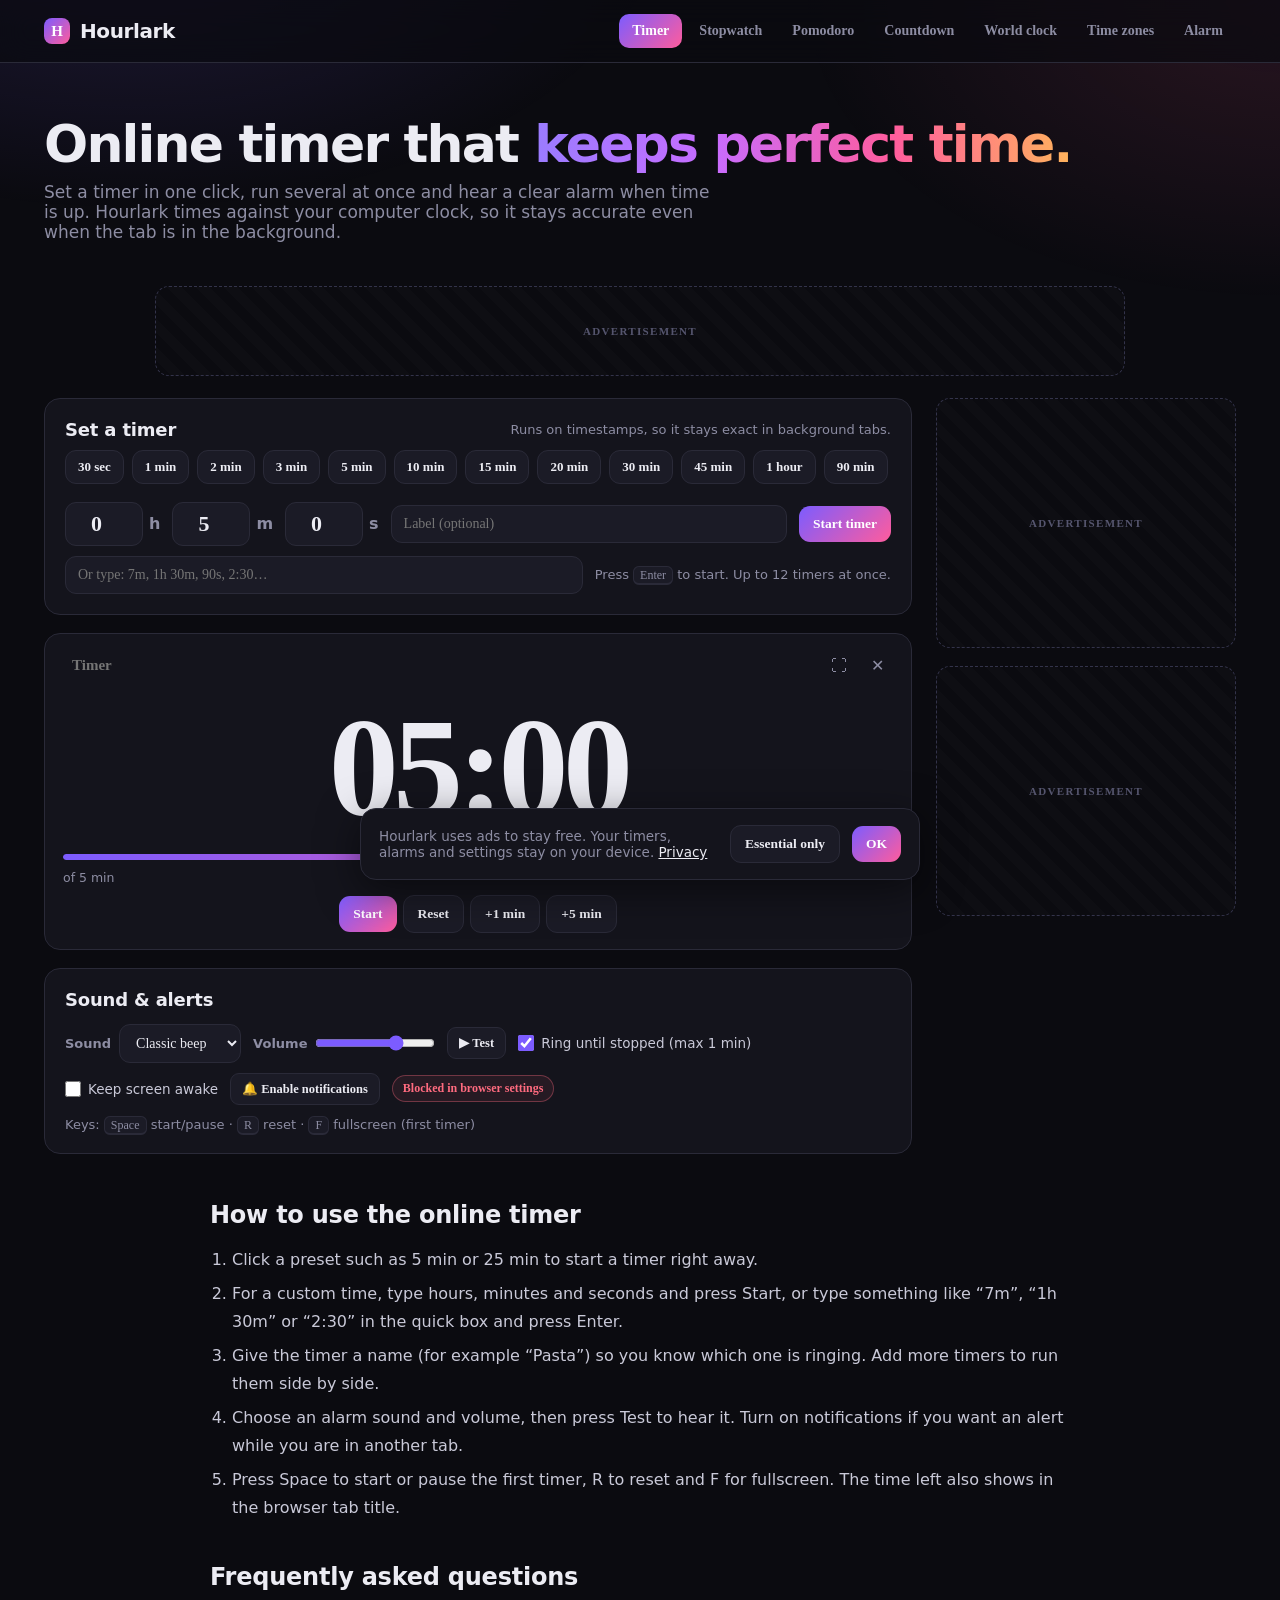
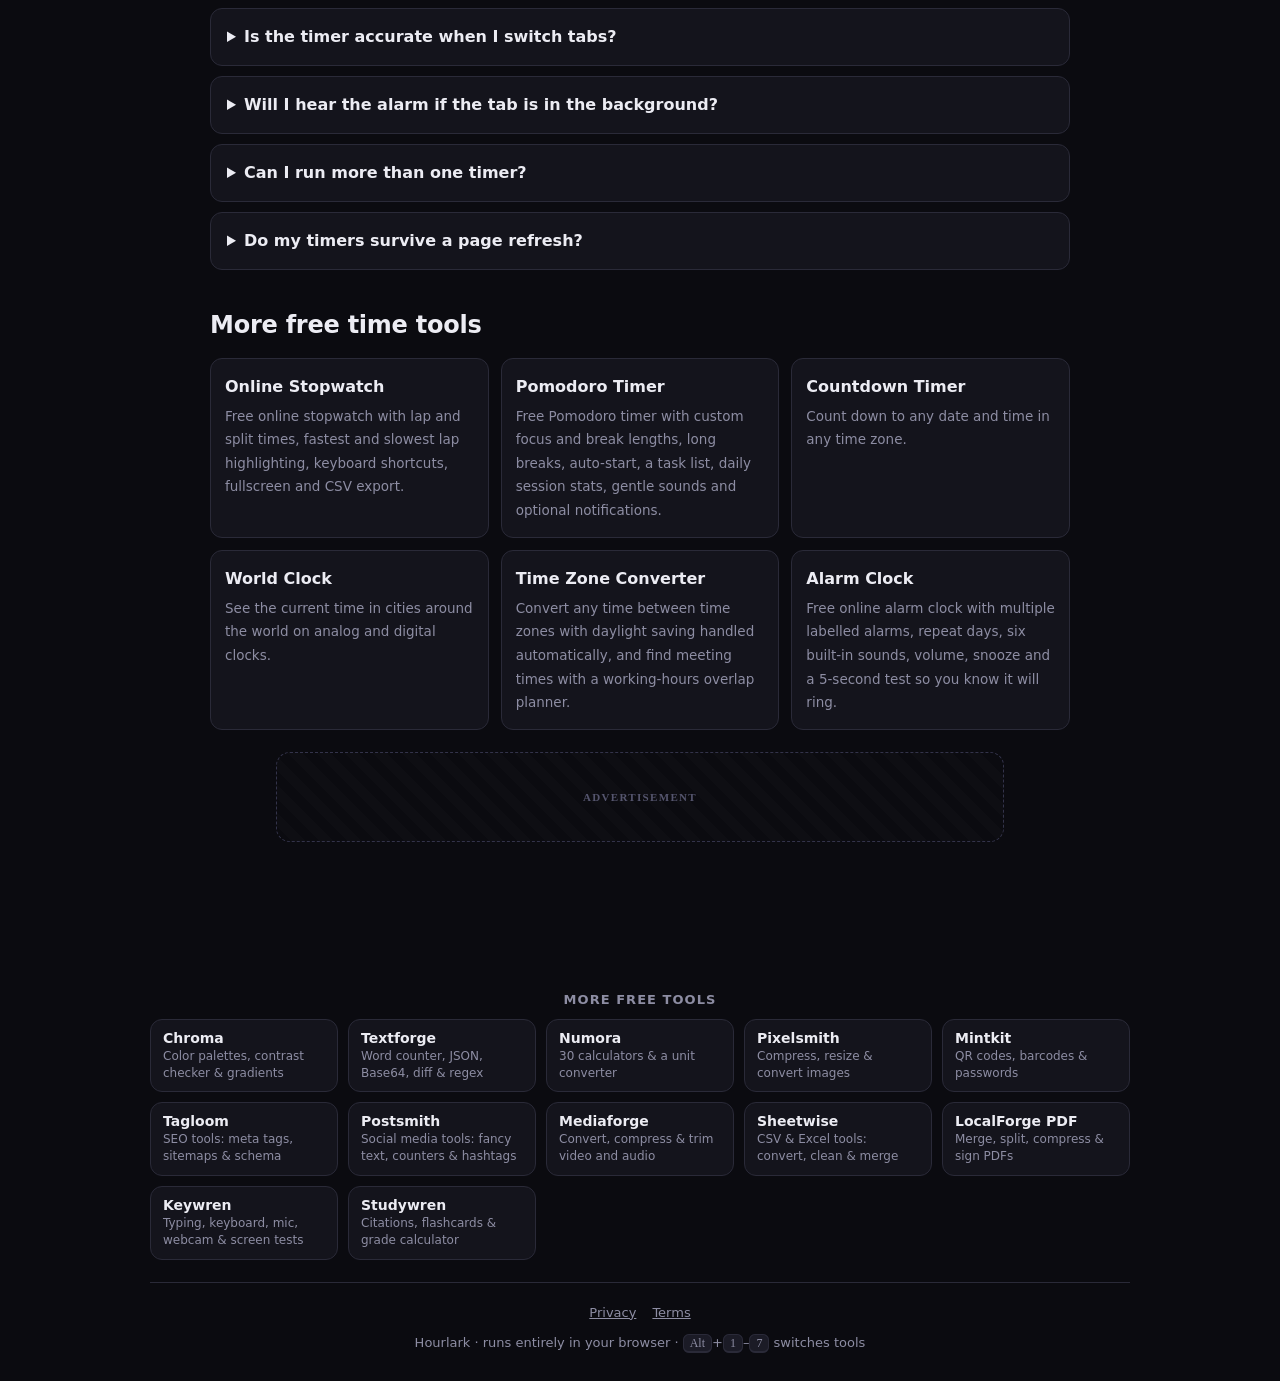
<file: index.html>
<!DOCTYPE html>
<html lang="en">
<head>
<meta charset="UTF-8">
<meta http-equiv="Content-Security-Policy" content="default-src 'self'; script-src 'self'; style-src 'self' https://fonts.googleapis.com; font-src https://fonts.gstatic.com; img-src 'self' data: blob:; connect-src 'self'; media-src 'self' blob:; object-src 'none'; base-uri 'self'; form-action 'none'; upgrade-insecure-requests">
<meta name="referrer" content="strict-origin-when-cross-origin">
<meta name="viewport" content="width=device-width, initial-scale=1.0">
<title>Online Timer: Free Countdown Timer with Alarm Sound | Hourlark</title>
<meta name="description" content="Free online timer with presets, custom times, multiple timers, alarm sounds and fullscreen. Stays accurate in background tabs and counts down in the tab title.">
<meta name="theme-color" content="#0b0b10">
<link rel="canonical" href="https://cinch2108.github.io/hourlark/">
<link rel="icon" href="data:image/svg+xml,%3Csvg xmlns='http://www.w3.org/2000/svg' viewBox='0 0 32 32'%3E%3Cdefs%3E%3ClinearGradient id='g' x1='0' y1='0' x2='1' y2='1'%3E%3Cstop offset='0' stop-color='%237c5cff'/%3E%3Cstop offset='1' stop-color='%23ff5c9d'/%3E%3C/linearGradient%3E%3C/defs%3E%3Crect width='32' height='32' rx='9' fill='url(%23g)'/%3E%3Ccircle cx='16' cy='16' r='9' fill='none' stroke='%23fff' stroke-width='2.6'/%3E%3Cpath d='M16 10.5V16l3.6 2.4' fill='none' stroke='%23fff' stroke-width='2.6' stroke-linecap='round'/%3E%3C/svg%3E">
<meta property="og:type" content="website">
<meta property="og:site_name" content="Hourlark">
<meta property="og:title" content="Online Timer: Free Countdown Timer with Alarm Sound | Hourlark">
<meta property="og:description" content="Free online timer with presets, custom times, multiple timers, alarm sounds and fullscreen. Stays accurate in background tabs and counts down in the tab title.">
<meta property="og:url" content="https://cinch2108.github.io/hourlark/">
<meta name="twitter:card" content="summary_large_image">
<meta name="twitter:title" content="Online Timer: Free Countdown Timer with Alarm Sound | Hourlark">
<meta name="twitter:description" content="Free online timer with presets, custom times, multiple timers, alarm sounds and fullscreen. Stays accurate in background tabs and counts down in the tab title.">
<script type="application/ld+json">{"@context":"https://schema.org","@type":"WebApplication","name":"Hourlark","applicationCategory":"UtilitiesApplication","operatingSystem":"Any","browserRequirements":"Requires JavaScript","offers":{"@type":"Offer","price":"0","priceCurrency":"USD"},"description":"Free online timer, stopwatch, Pomodoro timer, countdown to any date, world clock, time zone converter with meeting planner, and alarm clock."}</script>
<link rel="preconnect" href="https://fonts.googleapis.com">
<link rel="preconnect" href="https://fonts.gstatic.com" crossorigin>
<link href="https://fonts.googleapis.com/css2?family=Inter:wght@400;500;600;700;800&family=JetBrains+Mono:wght@400;500;600;700&display=swap" rel="stylesheet">
<link rel="stylesheet" href="styles.css">
<script type="application/ld+json">{"@context": "https://schema.org", "@type": "FAQPage", "mainEntity": [{"@type": "Question", "name": "Is the timer accurate when I switch tabs?", "acceptedAnswer": {"@type": "Answer", "text": "Yes. Browsers slow down background tabs, so Hourlark never counts ticks. It saves the exact moment your timer ends and compares it with your computer clock, so it finishes on time even if the tab was hidden or the screen was busy."}}, {"@type": "Question", "name": "Will I hear the alarm if the tab is in the background?", "acceptedAnswer": {"@type": "Answer", "text": "Yes, as long as the tab stays open and your device isn’t asleep or muted. The sound is scheduled ahead with the Web Audio API. You can also turn on desktop notifications for a pop-up alert."}}, {"@type": "Question", "name": "Can I run more than one timer?", "acceptedAnswer": {"@type": "Answer", "text": "Yes. You can run up to 12 timers at once, each with its own name. They keep running when you switch to other Hourlark tools such as the stopwatch or world clock."}}, {"@type": "Question", "name": "Do my timers survive a page refresh?", "acceptedAnswer": {"@type": "Answer", "text": "Yes. Timers are saved in your browser’s local storage with their end time, so a running timer keeps counting after you reload the page. Nothing is sent to a server."}}]}</script>
<script type="application/ld+json">{"@context": "https://schema.org", "@type": "BreadcrumbList", "itemListElement": [{"@type": "ListItem", "position": 1, "name": "Hourlark", "item": "https://cinch2108.github.io/hourlark/"}]}</script>
</head>
<body data-view="timer" data-page="timer" data-home="1">
<a class="skip" href="#main">Skip to tool</a>
<header><div class="nav">
  <a class="logo" href="./" aria-label="Hourlark home"><i></i>Hourlark</a>
  <nav class="tabs" id="tabs" aria-label="Tools"><a class="tab active" data-p="timer" data-v="timer" data-name="Online Timer" href="./" aria-current="page" title="Online Timer (Alt+1)">Timer</a><a class="tab" data-p="stopwatch" data-v="stopwatch" data-name="Online Stopwatch" href="stopwatch/" title="Online Stopwatch (Alt+2)">Stopwatch</a><a class="tab" data-p="pomodoro" data-v="pomodoro" data-name="Pomodoro Timer" href="pomodoro-timer/" title="Pomodoro Timer (Alt+3)">Pomodoro</a><a class="tab" data-p="countdown" data-v="countdown" data-name="Countdown Timer" href="countdown/" title="Countdown Timer (Alt+4)">Countdown</a><a class="tab" data-p="worldclock" data-v="worldclock" data-name="World Clock" href="world-clock/" title="World Clock (Alt+5)">World clock</a><a class="tab" data-p="converter" data-v="converter" data-name="Time Zone Converter" href="time-zone-converter/" title="Time Zone Converter (Alt+6)">Time zones</a><a class="tab" data-p="alarm" data-v="alarm" data-name="Alarm Clock" href="alarm-clock/" title="Alarm Clock (Alt+7)">Alarm</a></nav>
</div></header>

<main id="main">
<section class="hero">
  <h1>Online timer that <span>keeps perfect time.</span></h1>
  <p>Set a timer in one click, run several at once and hear a clear alarm when time is up. Hourlark times against your computer clock, so it stays accurate even when the tab is in the background.</p>
  <div id="resume" class="resume" hidden></div>
</section>
<!-- AD SLOT: top leaderboard 970x90 (responsive). Paste ad unit inside. -->
<div class="ad ad-leader" id="ad-top" data-ad-slot="top" aria-label="Advertisement"></div>
<div class="layout"><div class="content">

<!-- TIMER -->
<section class="view active" id="v-timer" aria-label="Online timer">
  <div class="card">
    <div class="row between"><h2 class="m0">Set a timer</h2><span class="hint">Runs on timestamps, so it stays exact in background tabs.</span></div>
    <div class="chipbar mt2" id="tm-presets" role="group" aria-label="Quick presets">
      <button class="btn" data-act="tm-preset" data-ms="30000">30 sec</button><button class="btn" data-act="tm-preset" data-ms="60000">1 min</button><button class="btn" data-act="tm-preset" data-ms="120000">2 min</button><button class="btn" data-act="tm-preset" data-ms="180000">3 min</button><button class="btn" data-act="tm-preset" data-ms="300000">5 min</button><button class="btn" data-act="tm-preset" data-ms="600000">10 min</button><button class="btn" data-act="tm-preset" data-ms="900000">15 min</button><button class="btn" data-act="tm-preset" data-ms="1200000">20 min</button><button class="btn" data-act="tm-preset" data-ms="1800000">30 min</button><button class="btn" data-act="tm-preset" data-ms="2700000">45 min</button><button class="btn" data-act="tm-preset" data-ms="3600000">1 hour</button><button class="btn" data-act="tm-preset" data-ms="5400000">90 min</button>
    </div>
    <div class="row mt timeset">
      <label class="unit"><input type="number" id="tm-h" min="0" max="99" value="0" inputmode="numeric" aria-label="Hours"><span>h</span></label>
      <label class="unit"><input type="number" id="tm-m" min="0" max="59" value="5" inputmode="numeric" aria-label="Minutes"><span>m</span></label>
      <label class="unit"><input type="number" id="tm-s" min="0" max="59" value="0" inputmode="numeric" aria-label="Seconds"><span>s</span></label>
      <input type="text" id="tm-label" maxlength="40" placeholder="Label (optional)" aria-label="Timer label" autocomplete="off">
      <button class="btn primary" data-act="tm-add" id="tm-add">Start timer</button>
    </div>
    <div class="row mt2"><input type="text" id="tm-quick" maxlength="40" placeholder="Or type: 7m, 1h 30m, 90s, 2:30…" aria-label="Type a duration" autocomplete="off" class="grow"><span class="hint">Press <kbd>Enter</kbd> to start. Up to 12 timers at once.</span></div>
  </div>
  <div class="timers mt" id="tm-list" aria-live="off"></div>
  <div class="card mt">
    <h2>Sound &amp; alerts</h2>
    <div class="row">
      <label class="lbl-inline">Sound <select id="tm-sound" data-sound-select></select></label>
      <label class="lbl-inline">Volume <input type="range" id="tm-vol" min="0" max="100" value="70" aria-label="Volume"></label>
      <button class="btn sm" data-act="test-sound" data-sel="tm-sound" data-vol="tm-vol">▶ Test</button>
      <label class="check"><input type="checkbox" id="tm-loop" checked> Ring until stopped (max 1 min)</label>
    </div>
    <div class="row mt2">
      <label class="check"><input type="checkbox" data-wake> Keep screen awake</label>
      <button class="btn sm" data-act="notify">🔔 Enable notifications</button><span class="pill" data-notify-status>Notifications off</span>
      <span class="hint">Keys: <kbd>Space</kbd> start/pause · <kbd>R</kbd> reset · <kbd>F</kbd> fullscreen (first timer)</span>
    </div>
  </div>
</section>

<!-- STOPWATCH -->
<section class="view" id="v-stopwatch" aria-label="Stopwatch">
  <div class="card bigcard" id="sw-card">
    <div class="sw-disp mono" id="sw-disp" aria-live="off">00:00.00</div>
    <div class="sw-sub mono" id="sw-lapnow">Lap 1 · 00:00.00</div>
    <div class="row center mt">
      <button class="btn primary big" data-act="sw-toggle" id="sw-toggle">Start</button>
      <button class="btn big" data-act="sw-lap" id="sw-lap" disabled>Lap</button>
      <button class="btn big" data-act="sw-reset" id="sw-reset">Reset</button>
      <button class="btn big" data-act="fs" data-target="sw-card" title="Fullscreen (F)">⛶</button>
    </div>
    <p class="hint center mt2">Keys: <kbd>Space</kbd> start/stop · <kbd>L</kbd> lap · <kbd>R</kbd> reset · <kbd>F</kbd> fullscreen</p>
  </div>
  <div class="card mt">
    <div class="row between"><h2 class="m0">Laps</h2><div class="row tight"><button class="btn sm" data-act="sw-copy">Copy</button><button class="btn sm" data-act="sw-csv">⬇ Export CSV</button></div></div>
    <div class="stats4 mt2"><div class="stat"><b id="sw-n">0</b><span>Laps</span></div><div class="stat"><b id="sw-fast" class="fast">–</b><span>Fastest</span></div><div class="stat"><b id="sw-slow" class="slow">–</b><span>Slowest</span></div><div class="stat"><b id="sw-avg">–</b><span>Average</span></div></div>
    <div class="tablewrap mt2"><table class="laps"><thead><tr><th>Lap</th><th>Lap time</th><th>Split</th><th>vs average</th></tr></thead><tbody id="sw-laps"></tbody></table></div>
    <p class="hint mt2" id="sw-empty">Press Lap (or <kbd>L</kbd>) while running to record splits. The fastest lap is green, the slowest red.</p>
  </div>
</section>

<!-- POMODORO -->
<section class="view" id="v-pomodoro" aria-label="Pomodoro timer">
  <div class="split">
    <div class="card bigcard" id="po-card">
      <div class="seg" id="po-phase" role="group" aria-label="Session type"><button class="on" data-ph="work">Focus</button><button data-ph="short">Short break</button><button data-ph="long">Long break</button></div>
      <div class="ring"><svg viewBox="0 0 220 220" aria-hidden="true"><defs><linearGradient id="po-g" x1="0" y1="0" x2="1" y2="1"><stop offset="0" stop-color="#7c5cff"/><stop offset="1" stop-color="#ff5c9d"/></linearGradient></defs><circle class="ring-bg" cx="110" cy="110" r="100"/><circle class="ring-fg" id="po-arc" cx="110" cy="110" r="100"/></svg>
        <div class="ring-in"><div class="mono po-time" id="po-time">25:00</div><div class="hint" id="po-label">Focus · session 1 of 4</div></div></div>
      <div class="row center">
        <button class="btn primary big" data-act="po-toggle" id="po-toggle">Start</button>
        <button class="btn big" data-act="po-reset">Reset</button>
        <button class="btn big" data-act="po-skip">Skip ⏭</button>
        <button class="btn big" data-act="fs" data-target="po-card" title="Fullscreen">⛶</button>
      </div>
      <p class="hint center mt2" id="po-task-now">Pick a task on the right to track sessions per task.</p>
    </div>
    <div class="card">
      <h2>Today</h2>
      <div class="stats"><div class="stat hero-stat"><b id="po-today">0</b><span>Focus sessions</span></div><div class="stat"><b id="po-mins">0</b><span>Focus minutes</span></div></div>
      <div class="week mt2" id="po-week" aria-label="Last 7 days"></div>
      <h2 class="mt">Tasks</h2>
      <div class="row tight"><input type="text" id="po-task-in" maxlength="120" placeholder="What are you working on?" aria-label="New task" class="grow" autocomplete="off"><button class="btn" data-act="po-task-add">Add</button></div>
      <ul class="tasks mt2" id="po-tasks"></ul>
    </div>
  </div>
  <div class="card mt">
    <h2>Settings</h2>
    <div class="setgrid">
      <label><span class="lbl">Focus (min)</span><input type="number" id="po-work" min="1" max="180" value="25"></label>
      <label><span class="lbl">Short break</span><input type="number" id="po-short" min="1" max="60" value="5"></label>
      <label><span class="lbl">Long break</span><input type="number" id="po-long" min="1" max="120" value="15"></label>
      <label><span class="lbl">Long break every</span><input type="number" id="po-every" min="1" max="12" value="4"></label>
    </div>
    <div class="row mt">
      <label class="check"><input type="checkbox" id="po-auto-break" checked> Auto-start breaks</label>
      <label class="check"><input type="checkbox" id="po-auto-work"> Auto-start focus</label>
      <label class="lbl-inline">Sound <select id="po-sound" data-sound-select></select></label>
      <label class="lbl-inline">Volume <input type="range" id="po-vol" min="0" max="100" value="70" aria-label="Volume"></label>
      <button class="btn sm" data-act="test-sound" data-sel="po-sound" data-vol="po-vol">▶ Test</button>
    </div>
    <div class="row mt2"><label class="check"><input type="checkbox" data-wake> Keep screen awake</label><button class="btn sm" data-act="notify">🔔 Enable notifications</button><span class="pill" data-notify-status>Notifications off</span><span class="hint">Keys: <kbd>Space</kbd> start/pause · <kbd>S</kbd> skip · <kbd>R</kbd> reset</span></div>
  </div>
</section>

<!-- COUNTDOWN -->
<section class="view" id="v-countdown" aria-label="Countdown to a date">
  <div class="card bigcard cd" id="cd-card">
    <div class="cd-title" id="cd-title">New Year</div>
    <div class="cd-grid" aria-live="off"><div><b class="mono" id="cd-d">0</b><span>Days</span></div><div><b class="mono" id="cd-h">00</b><span>Hours</span></div><div><b class="mono" id="cd-m">00</b><span>Minutes</span></div><div><b class="mono" id="cd-s">00</b><span>Seconds</span></div></div>
    <div class="hint center" id="cd-when"></div>
    <div class="row center mt"><button class="btn primary" data-act="cd-share">🔗 Copy share link</button><button class="btn" data-act="fs" data-target="cd-card">⛶ Fullscreen</button><label class="check"><input type="checkbox" data-wake> Keep screen awake</label></div>
  </div>
  <div class="grid2 mt">
    <div class="card">
      <h2>Your event</h2>
      <label class="lbl" for="cd-name">Event name</label><input type="text" id="cd-name" maxlength="80" placeholder="My birthday, launch day, vacation…" class="full" autocomplete="off">
      <div class="row mt2">
        <label><span class="lbl">Date</span><input type="date" id="cd-date" min="1900-01-01" max="2300-12-31"></label>
        <label><span class="lbl">Time</span><input type="time" id="cd-time" value="00:00"></label>
      </div>
      <label class="lbl mt2" for="cd-zone">Time zone</label><select id="cd-zone" class="full" data-zone-select></select>
      <p class="hint mt2" id="cd-note"></p>
    </div>
    <div class="card"><h2>Popular countdowns</h2><div class="chipbar" id="cd-presets"></div><p class="hint mt2">Dates are worked out live for the next occurrence, so Easter, Thanksgiving and Mother’s Day are always right.</p></div>
  </div>
</section>

<!-- WORLD CLOCK -->
<section class="view" id="v-worldclock" aria-label="World clock">
  <div class="card">
    <div class="row">
      <div class="search grow"><input type="text" id="wc-q" role="combobox" aria-autocomplete="list" aria-expanded="false" aria-controls="wc-sug" maxlength="60" placeholder="Add a city, country or time zone (e.g. Tokyo, India, PST)…" autocomplete="off"><ul class="sug" id="wc-sug" role="listbox" hidden></ul></div>
      <div class="seg" data-h12-toggle role="group" aria-label="Clock format"><button data-h12="1">12h</button><button data-h12="0">24h</button></div>
      <div class="seg" id="wc-face" role="group" aria-label="Clock face"><button data-face="both">Both</button><button data-face="analog">Analog</button><button data-face="digital">Digital</button></div>
    </div>
  </div>
  <div class="clocks mt" id="wc-list"></div>
  <p class="hint mt2">☀ day · ◐ twilight · ☾ night, worked out from each city’s real sun position. Your clocks are saved in this browser.</p>
</section>

<!-- TIME ZONE CONVERTER -->
<section class="view" id="v-converter" aria-label="Time zone converter and meeting planner">
  <div class="card">
    <div class="row">
      <label><span class="lbl">Date &amp; time</span><input type="datetime-local" id="tz-dt"></label>
      <label class="grow"><span class="lbl">In time zone</span><select id="tz-base" class="full" data-zone-select></select></label>
      <button class="btn" data-act="tz-now">Now</button>
      <div class="seg" data-h12-toggle role="group" aria-label="Clock format"><button data-h12="1">12h</button><button data-h12="0">24h</button></div>
    </div>
    <p class="hint mt2" id="tz-note"></p>
    <div class="tzrows mt2" id="tz-rows"></div>
    <div class="row mt2">
      <div class="search grow"><input type="text" id="tz-q" role="combobox" aria-autocomplete="list" aria-expanded="false" aria-controls="tz-sug" maxlength="60" placeholder="Add a city or time zone to compare…" autocomplete="off"><ul class="sug" id="tz-sug" role="listbox" hidden></ul></div>
      <button class="btn primary" data-act="tz-share">🔗 Copy share link</button>
    </div>
  </div>
  <div class="card mt">
    <div class="row between"><h2 class="m0">Meeting planner</h2>
      <div class="row tight"><label class="lbl-inline">Working hours <select id="tz-ws" aria-label="Work day starts"></select></label><span class="hint">to</span><select id="tz-we" aria-label="Work day ends"></select></div></div>
    <p class="hint mt2" id="tz-best"></p>
    <div class="planner mt2" id="tz-plan"></div>
    <p class="hint mt2"><span class="key w"></span> working hours <span class="key e"></span> early/evening <span class="key n"></span> night · Click an hour to pick it.</p>
  </div>
</section>

<!-- ALARM -->
<section class="view" id="v-alarm" aria-label="Alarm clock">
  <div class="card bigcard" id="al-card">
    <div class="row between"><div><div class="al-now mono" id="al-now">--:--:--</div><div class="hint" id="al-date"></div></div>
      <div class="seg" data-h12-toggle role="group" aria-label="Clock format"><button data-h12="1">12h</button><button data-h12="0">24h</button></div></div>
    <p class="note mt2">⚠ Keep this tab open, your computer awake and the volume up. Browsers can’t ring alarms from a closed tab. Alarms also ring while you use the other Hourlark tools.</p>
  </div>
  <div class="grid2 mt">
    <div class="card">
      <h2>New alarm</h2>
      <div class="row"><label><span class="lbl">Time</span><input type="time" id="al-time" value="07:00"></label><label class="grow"><span class="lbl">Label</span><input type="text" id="al-label" maxlength="40" placeholder="Wake up" class="full" autocomplete="off"></label></div>
      <span class="lbl mt2">Repeat (none = once)</span>
      <div class="days" id="al-days" role="group" aria-label="Repeat days"><button data-d="1" aria-pressed="false">Mo</button><button data-d="2" aria-pressed="false">Tu</button><button data-d="3" aria-pressed="false">We</button><button data-d="4" aria-pressed="false">Th</button><button data-d="5" aria-pressed="false">Fr</button><button data-d="6" aria-pressed="false">Sa</button><button data-d="0" aria-pressed="false">Su</button></div>
      <div class="row mt2">
        <label class="lbl-inline">Sound <select id="al-sound" data-sound-select></select></label>
        <label class="lbl-inline">Volume <input type="range" id="al-vol" min="0" max="100" value="80" aria-label="Volume"></label>
        <label class="lbl-inline">Snooze <select id="al-snooze"><option value="5">5 min</option><option value="9" selected>9 min</option><option value="10">10 min</option><option value="15">15 min</option></select></label>
      </div>
      <div class="row mt">
        <button class="btn primary" data-act="al-add">Add alarm</button>
        <button class="btn" data-act="test-sound" data-sel="al-sound" data-vol="al-vol">▶ Preview sound</button>
        <button class="btn" data-act="al-test" id="al-test">Test: ring in 5 s</button>
      </div>
      <div class="row mt2"><label class="check"><input type="checkbox" data-wake> Keep screen awake</label><button class="btn sm" data-act="notify">🔔 Enable notifications</button><span class="pill" data-notify-status>Notifications off</span></div>
    </div>
    <div class="card"><h2>Your alarms</h2><div class="alarms" id="al-list"></div><p class="hint" id="al-empty">No alarms yet.</p></div>
  </div>
</section>

</div>
<aside class="rail"><!-- AD SLOTS: sticky sidebar 300x250 x2 -->
<div class="ad ad-rect" id="ad-side-1" data-ad-slot="side-1" aria-label="Advertisement"></div><div class="ad ad-rect" id="ad-side-2" data-ad-slot="side-2" aria-label="Advertisement"></div></aside>
</div>
<article class="seo">
<h2>How to use the online timer</h2>
<ol><li>Click a preset such as 5 min or 25 min to start a timer right away.</li><li>For a custom time, type hours, minutes and seconds and press Start, or type something like “7m”, “1h 30m” or “2:30” in the quick box and press Enter.</li><li>Give the timer a name (for example “Pasta”) so you know which one is ringing. Add more timers to run them side by side.</li><li>Choose an alarm sound and volume, then press Test to hear it. Turn on notifications if you want an alert while you are in another tab.</li><li>Press Space to start or pause the first timer, R to reset and F for fullscreen. The time left also shows in the browser tab title.</li></ol>
<h2>Frequently asked questions</h2>
<details><summary>Is the timer accurate when I switch tabs?</summary><p>Yes. Browsers slow down background tabs, so Hourlark never counts ticks. It saves the exact moment your timer ends and compares it with your computer clock, so it finishes on time even if the tab was hidden or the screen was busy.</p></details><details><summary>Will I hear the alarm if the tab is in the background?</summary><p>Yes, as long as the tab stays open and your device isn’t asleep or muted. The sound is scheduled ahead with the Web Audio API. You can also turn on desktop notifications for a pop-up alert.</p></details><details><summary>Can I run more than one timer?</summary><p>Yes. You can run up to 12 timers at once, each with its own name. They keep running when you switch to other Hourlark tools such as the stopwatch or world clock.</p></details><details><summary>Do my timers survive a page refresh?</summary><p>Yes. Timers are saved in your browser’s local storage with their end time, so a running timer keeps counting after you reload the page. Nothing is sent to a server.</p></details>
<h2>More free time tools</h2>
<div class="toollinks"><a href="stopwatch/">Online Stopwatch<span>Free online stopwatch with lap and split times, fastest and slowest lap highlighting, keyboard shortcuts, fullscreen and CSV export.</span></a><a href="pomodoro-timer/">Pomodoro Timer<span>Free Pomodoro timer with custom focus and break lengths, long breaks, auto-start, a task list, daily session stats, gentle sounds and optional notifications.</span></a><a href="countdown/">Countdown Timer<span>Count down to any date and time in any time zone.</span></a><a href="world-clock/">World Clock<span>See the current time in cities around the world on analog and digital clocks.</span></a><a href="time-zone-converter/">Time Zone Converter<span>Convert any time between time zones with daylight saving handled automatically, and find meeting times with a working-hours overlap planner.</span></a><a href="alarm-clock/">Alarm Clock<span>Free online alarm clock with multiple labelled alarms, repeat days, six built-in sounds, volume, snooze and a 5-second test so you know it will ring.</span></a></div>
</article>
<!-- AD SLOT: footer 728x90 -->
<div class="ad ad-foot" id="ad-foot" data-ad-slot="foot" aria-label="Advertisement"></div>
</main>
<div class="ringer" id="ringer" role="alertdialog" aria-modal="true" aria-labelledby="rg-title" hidden>
  <div class="ringbox"><div class="bell" aria-hidden="true">⏰</div><h2 id="rg-title">Time’s up</h2><p class="mono" id="rg-sub"></p><p class="hint" id="rg-more"></p>
  <div class="row center mt"><button class="btn primary big" id="rg-stop">Stop</button><button class="btn big" id="rg-snooze" hidden>Snooze</button></div><p class="hint mt2"><kbd>Esc</kbd> stops the sound</p></div>
</div>
<div class="toast" id="toast" role="status" aria-live="polite"></div>
<div class="consent" id="consent" role="dialog" aria-label="Cookie notice"><span>Hourlark uses ads to stay free. Your timers, alarms and settings stay on your device. <a href="privacy.html">Privacy</a></span><button class="btn" id="c-no">Essential only</button><button class="btn primary" id="c-yes">OK</button></div>
<footer><!--team--><nav class="more-tools" aria-label="More free tools"><h2>More free tools</h2><ul><li><a href="https://cinch2108.github.io/chroma/" rel="noopener">Chroma</a><span>Color palettes, contrast checker &amp; gradients</span></li><li><a href="https://cinch2108.github.io/textforge/" rel="noopener">Textforge</a><span>Word counter, JSON, Base64, diff &amp; regex</span></li><li><a href="https://cinch2108.github.io/numora/" rel="noopener">Numora</a><span>30 calculators &amp; a unit converter</span></li><li><a href="https://cinch2108.github.io/pixelsmith/" rel="noopener">Pixelsmith</a><span>Compress, resize &amp; convert images</span></li><li><a href="https://cinch2108.github.io/mintkit/" rel="noopener">Mintkit</a><span>QR codes, barcodes &amp; passwords</span></li><li><a href="https://cinch2108.github.io/tagloom/" rel="noopener">Tagloom</a><span>SEO tools: meta tags, sitemaps &amp; schema</span></li><li><a href="https://cinch2108.github.io/postsmith/" rel="noopener">Postsmith</a><span>Social media tools: fancy text, counters &amp; hashtags</span></li><li><a href="https://cinch2108.github.io/mediaforge/" rel="noopener">Mediaforge</a><span>Convert, compress &amp; trim video and audio</span></li><li><a href="https://cinch2108.github.io/datakit/" rel="noopener">Sheetwise</a><span>CSV &amp; Excel tools: convert, clean &amp; merge</span></li><li><a href="https://cinch2108.github.io/" rel="noopener">LocalForge PDF</a><span>Merge, split, compress &amp; sign PDFs</span></li><li><a href="https://cinch2108.github.io/keywren/" rel="noopener">Keywren</a><span>Typing, keyboard, mic, webcam &amp; screen tests</span></li><li><a href="https://cinch2108.github.io/studywren/" rel="noopener">Studywren</a><span>Citations, flashcards &amp; grade calculator</span></li></ul></nav><!--/team--><div class="footlinks"><a href="privacy.html">Privacy</a><a href="terms.html">Terms</a></div><br>Hourlark · runs entirely in your browser · <kbd>Alt</kbd>+<kbd>1</kbd>–<kbd>7</kbd> switches tools</footer>

<script src="app.js" defer></script>
</body>
</html>
</file>
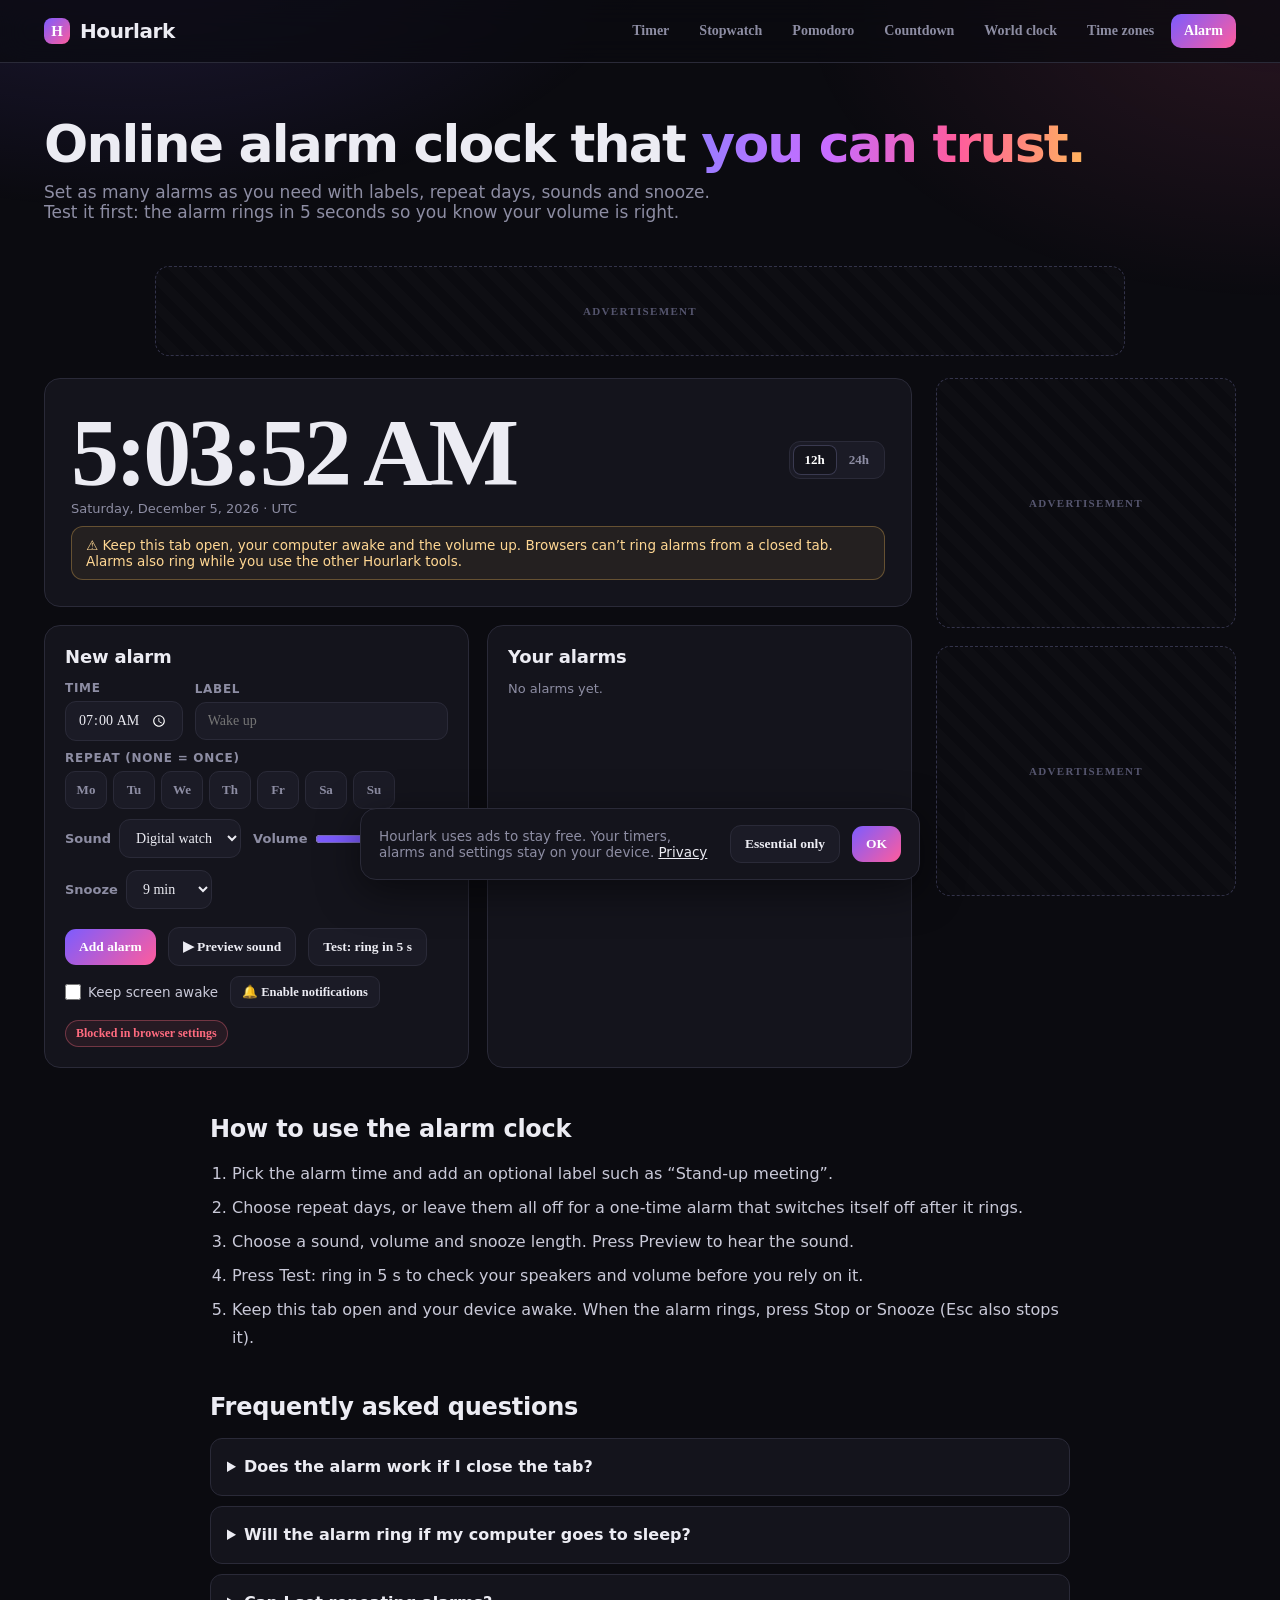
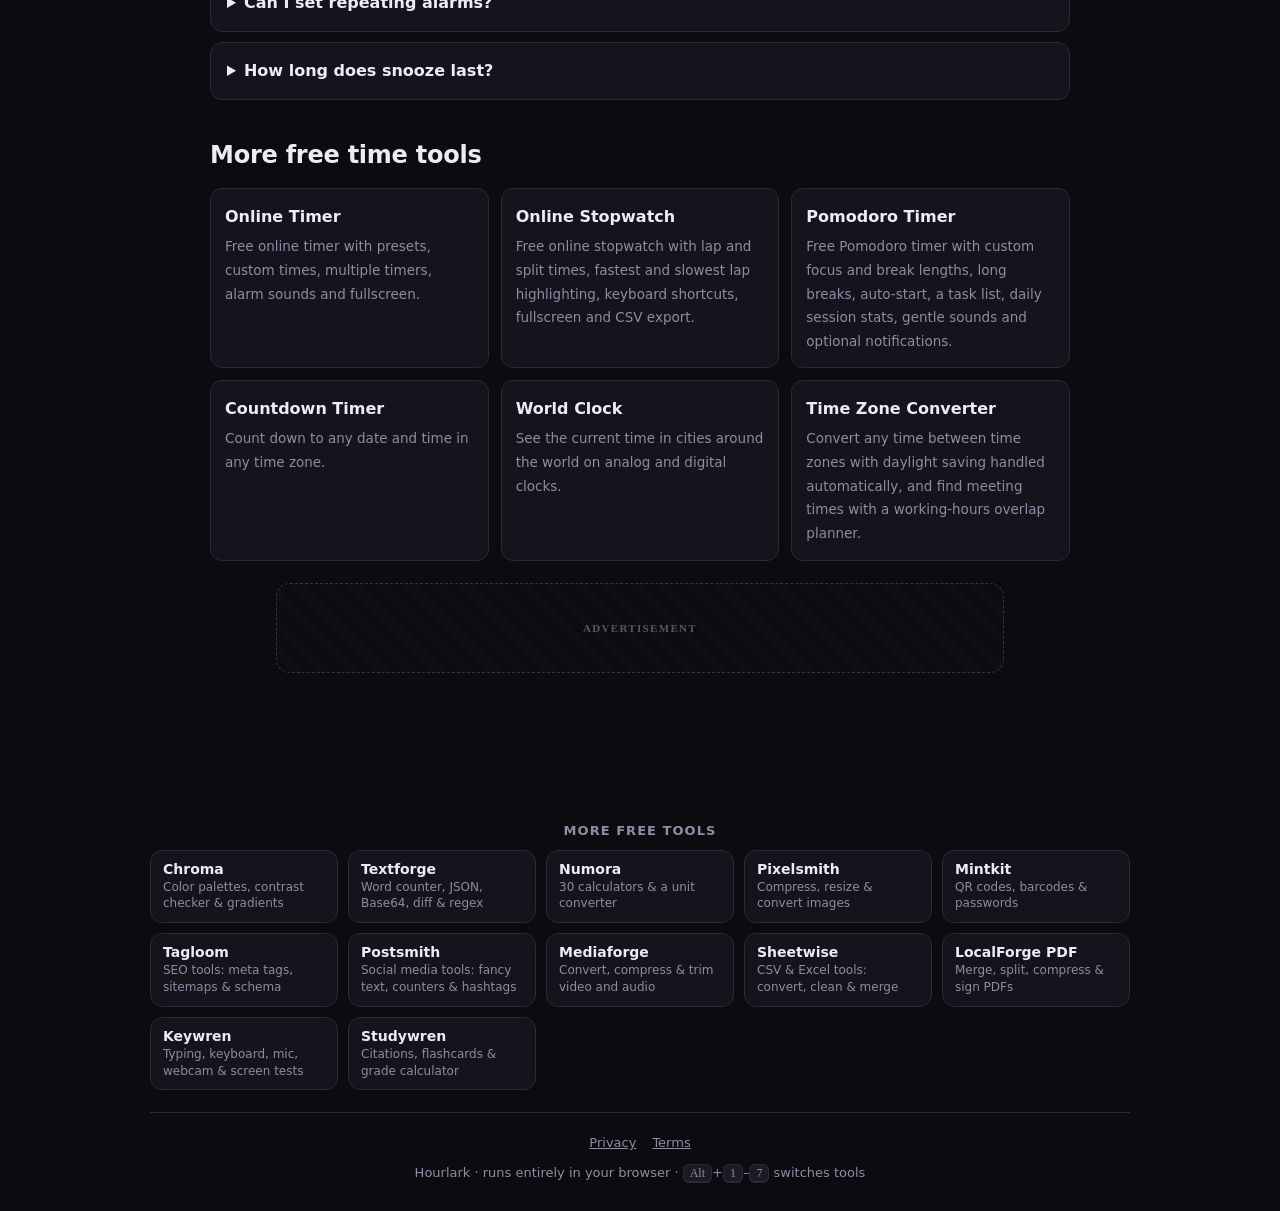
<file: alarm-clock/index.html>
<!DOCTYPE html>
<html lang="en">
<head>
<meta charset="UTF-8">
<meta http-equiv="Content-Security-Policy" content="default-src 'self'; script-src 'self'; style-src 'self' https://fonts.googleapis.com; font-src https://fonts.gstatic.com; img-src 'self' data: blob:; connect-src 'self'; media-src 'self' blob:; object-src 'none'; base-uri 'self'; form-action 'none'; upgrade-insecure-requests">
<meta name="referrer" content="strict-origin-when-cross-origin">
<meta name="viewport" content="width=device-width, initial-scale=1.0">
<title>Online Alarm Clock: Free Alarm with Sounds &amp; Snooze | Hourlark</title>
<meta name="description" content="Free online alarm clock with multiple labelled alarms, repeat days, six built-in sounds, volume, snooze and a 5-second test so you know it will ring.">
<meta name="theme-color" content="#0b0b10">
<link rel="canonical" href="https://cinch2108.github.io/hourlark/alarm-clock/">
<link rel="icon" href="data:image/svg+xml,%3Csvg xmlns='http://www.w3.org/2000/svg' viewBox='0 0 32 32'%3E%3Cdefs%3E%3ClinearGradient id='g' x1='0' y1='0' x2='1' y2='1'%3E%3Cstop offset='0' stop-color='%237c5cff'/%3E%3Cstop offset='1' stop-color='%23ff5c9d'/%3E%3C/linearGradient%3E%3C/defs%3E%3Crect width='32' height='32' rx='9' fill='url(%23g)'/%3E%3Ccircle cx='16' cy='16' r='9' fill='none' stroke='%23fff' stroke-width='2.6'/%3E%3Cpath d='M16 10.5V16l3.6 2.4' fill='none' stroke='%23fff' stroke-width='2.6' stroke-linecap='round'/%3E%3C/svg%3E">
<meta property="og:type" content="website">
<meta property="og:site_name" content="Hourlark">
<meta property="og:title" content="Online Alarm Clock: Free Alarm with Sounds &amp; Snooze | Hourlark">
<meta property="og:description" content="Free online alarm clock with multiple labelled alarms, repeat days, six built-in sounds, volume, snooze and a 5-second test so you know it will ring.">
<meta property="og:url" content="https://cinch2108.github.io/hourlark/alarm-clock/">
<meta name="twitter:card" content="summary_large_image">
<meta name="twitter:title" content="Online Alarm Clock: Free Alarm with Sounds &amp; Snooze | Hourlark">
<meta name="twitter:description" content="Free online alarm clock with multiple labelled alarms, repeat days, six built-in sounds, volume, snooze and a 5-second test so you know it will ring.">
<script type="application/ld+json">{"@context":"https://schema.org","@type":"WebApplication","name":"Hourlark","applicationCategory":"UtilitiesApplication","operatingSystem":"Any","browserRequirements":"Requires JavaScript","offers":{"@type":"Offer","price":"0","priceCurrency":"USD"},"description":"Free online timer, stopwatch, Pomodoro timer, countdown to any date, world clock, time zone converter with meeting planner, and alarm clock."}</script>
<link rel="preconnect" href="https://fonts.googleapis.com">
<link rel="preconnect" href="https://fonts.gstatic.com" crossorigin>
<link href="https://fonts.googleapis.com/css2?family=Inter:wght@400;500;600;700;800&family=JetBrains+Mono:wght@400;500;600;700&display=swap" rel="stylesheet">
<link rel="stylesheet" href="../styles.css">
<script type="application/ld+json">{"@context": "https://schema.org", "@type": "FAQPage", "mainEntity": [{"@type": "Question", "name": "Does the alarm work if I close the tab?", "acceptedAnswer": {"@type": "Answer", "text": "No. A web page can only ring while it is open. Keep the Hourlark tab open (it can be in the background), keep your device plugged in and awake, and make sure the volume is up and not muted."}}, {"@type": "Question", "name": "Will the alarm ring if my computer goes to sleep?", "acceptedAnswer": {"@type": "Answer", "text": "Not while it is asleep. Browsers stop running pages when a device sleeps. If your device wakes up after the alarm time, Hourlark rings straight away and marks it as late. For important wake-ups, also set an alarm on your phone."}}, {"@type": "Question", "name": "Can I set repeating alarms?", "acceptedAnswer": {"@type": "Answer", "text": "Yes. Pick the days of the week for each alarm, for example weekdays only. One-time alarms switch off automatically after they ring."}}, {"@type": "Question", "name": "How long does snooze last?", "acceptedAnswer": {"@type": "Answer", "text": "You can choose 5, 9, 10 or 15 minutes for each alarm. Press Snooze when it rings and it will ring again after that time."}}]}</script>
<script type="application/ld+json">{"@context": "https://schema.org", "@type": "BreadcrumbList", "itemListElement": [{"@type": "ListItem", "position": 1, "name": "Hourlark", "item": "https://cinch2108.github.io/hourlark/"}, {"@type": "ListItem", "position": 2, "name": "Alarm Clock", "item": "https://cinch2108.github.io/hourlark/alarm-clock/"}]}</script>
</head>
<body data-view="alarm" data-page="alarm">
<a class="skip" href="#main">Skip to tool</a>
<header><div class="nav">
  <a class="logo" href="../" aria-label="Hourlark home"><i></i>Hourlark</a>
  <nav class="tabs" id="tabs" aria-label="Tools"><a class="tab" data-p="timer" data-v="timer" data-name="Online Timer" href="../" title="Online Timer (Alt+1)">Timer</a><a class="tab" data-p="stopwatch" data-v="stopwatch" data-name="Online Stopwatch" href="../stopwatch/" title="Online Stopwatch (Alt+2)">Stopwatch</a><a class="tab" data-p="pomodoro" data-v="pomodoro" data-name="Pomodoro Timer" href="../pomodoro-timer/" title="Pomodoro Timer (Alt+3)">Pomodoro</a><a class="tab" data-p="countdown" data-v="countdown" data-name="Countdown Timer" href="../countdown/" title="Countdown Timer (Alt+4)">Countdown</a><a class="tab" data-p="worldclock" data-v="worldclock" data-name="World Clock" href="../world-clock/" title="World Clock (Alt+5)">World clock</a><a class="tab" data-p="converter" data-v="converter" data-name="Time Zone Converter" href="../time-zone-converter/" title="Time Zone Converter (Alt+6)">Time zones</a><a class="tab active" data-p="alarm" data-v="alarm" data-name="Alarm Clock" href="../alarm-clock/" aria-current="page" title="Alarm Clock (Alt+7)">Alarm</a></nav>
</div></header>

<main id="main">
<section class="hero">
  <h1>Online alarm clock that <span>you can trust.</span></h1>
  <p>Set as many alarms as you need with labels, repeat days, sounds and snooze. Test it first: the alarm rings in 5 seconds so you know your volume is right.</p>
  <div id="resume" class="resume" hidden></div>
</section>
<!-- AD SLOT: top leaderboard 970x90 (responsive). Paste ad unit inside. -->
<div class="ad ad-leader" id="ad-top" data-ad-slot="top" aria-label="Advertisement"></div>
<div class="layout"><div class="content">

<!-- TIMER -->
<section class="view" id="v-timer" aria-label="Online timer">
  <div class="card">
    <div class="row between"><h2 class="m0">Set a timer</h2><span class="hint">Runs on timestamps, so it stays exact in background tabs.</span></div>
    <div class="chipbar mt2" id="tm-presets" role="group" aria-label="Quick presets">
      <button class="btn" data-act="tm-preset" data-ms="30000">30 sec</button><button class="btn" data-act="tm-preset" data-ms="60000">1 min</button><button class="btn" data-act="tm-preset" data-ms="120000">2 min</button><button class="btn" data-act="tm-preset" data-ms="180000">3 min</button><button class="btn" data-act="tm-preset" data-ms="300000">5 min</button><button class="btn" data-act="tm-preset" data-ms="600000">10 min</button><button class="btn" data-act="tm-preset" data-ms="900000">15 min</button><button class="btn" data-act="tm-preset" data-ms="1200000">20 min</button><button class="btn" data-act="tm-preset" data-ms="1800000">30 min</button><button class="btn" data-act="tm-preset" data-ms="2700000">45 min</button><button class="btn" data-act="tm-preset" data-ms="3600000">1 hour</button><button class="btn" data-act="tm-preset" data-ms="5400000">90 min</button>
    </div>
    <div class="row mt timeset">
      <label class="unit"><input type="number" id="tm-h" min="0" max="99" value="0" inputmode="numeric" aria-label="Hours"><span>h</span></label>
      <label class="unit"><input type="number" id="tm-m" min="0" max="59" value="5" inputmode="numeric" aria-label="Minutes"><span>m</span></label>
      <label class="unit"><input type="number" id="tm-s" min="0" max="59" value="0" inputmode="numeric" aria-label="Seconds"><span>s</span></label>
      <input type="text" id="tm-label" maxlength="40" placeholder="Label (optional)" aria-label="Timer label" autocomplete="off">
      <button class="btn primary" data-act="tm-add" id="tm-add">Start timer</button>
    </div>
    <div class="row mt2"><input type="text" id="tm-quick" maxlength="40" placeholder="Or type: 7m, 1h 30m, 90s, 2:30…" aria-label="Type a duration" autocomplete="off" class="grow"><span class="hint">Press <kbd>Enter</kbd> to start. Up to 12 timers at once.</span></div>
  </div>
  <div class="timers mt" id="tm-list" aria-live="off"></div>
  <div class="card mt">
    <h2>Sound &amp; alerts</h2>
    <div class="row">
      <label class="lbl-inline">Sound <select id="tm-sound" data-sound-select></select></label>
      <label class="lbl-inline">Volume <input type="range" id="tm-vol" min="0" max="100" value="70" aria-label="Volume"></label>
      <button class="btn sm" data-act="test-sound" data-sel="tm-sound" data-vol="tm-vol">▶ Test</button>
      <label class="check"><input type="checkbox" id="tm-loop" checked> Ring until stopped (max 1 min)</label>
    </div>
    <div class="row mt2">
      <label class="check"><input type="checkbox" data-wake> Keep screen awake</label>
      <button class="btn sm" data-act="notify">🔔 Enable notifications</button><span class="pill" data-notify-status>Notifications off</span>
      <span class="hint">Keys: <kbd>Space</kbd> start/pause · <kbd>R</kbd> reset · <kbd>F</kbd> fullscreen (first timer)</span>
    </div>
  </div>
</section>

<!-- STOPWATCH -->
<section class="view" id="v-stopwatch" aria-label="Stopwatch">
  <div class="card bigcard" id="sw-card">
    <div class="sw-disp mono" id="sw-disp" aria-live="off">00:00.00</div>
    <div class="sw-sub mono" id="sw-lapnow">Lap 1 · 00:00.00</div>
    <div class="row center mt">
      <button class="btn primary big" data-act="sw-toggle" id="sw-toggle">Start</button>
      <button class="btn big" data-act="sw-lap" id="sw-lap" disabled>Lap</button>
      <button class="btn big" data-act="sw-reset" id="sw-reset">Reset</button>
      <button class="btn big" data-act="fs" data-target="sw-card" title="Fullscreen (F)">⛶</button>
    </div>
    <p class="hint center mt2">Keys: <kbd>Space</kbd> start/stop · <kbd>L</kbd> lap · <kbd>R</kbd> reset · <kbd>F</kbd> fullscreen</p>
  </div>
  <div class="card mt">
    <div class="row between"><h2 class="m0">Laps</h2><div class="row tight"><button class="btn sm" data-act="sw-copy">Copy</button><button class="btn sm" data-act="sw-csv">⬇ Export CSV</button></div></div>
    <div class="stats4 mt2"><div class="stat"><b id="sw-n">0</b><span>Laps</span></div><div class="stat"><b id="sw-fast" class="fast">–</b><span>Fastest</span></div><div class="stat"><b id="sw-slow" class="slow">–</b><span>Slowest</span></div><div class="stat"><b id="sw-avg">–</b><span>Average</span></div></div>
    <div class="tablewrap mt2"><table class="laps"><thead><tr><th>Lap</th><th>Lap time</th><th>Split</th><th>vs average</th></tr></thead><tbody id="sw-laps"></tbody></table></div>
    <p class="hint mt2" id="sw-empty">Press Lap (or <kbd>L</kbd>) while running to record splits. The fastest lap is green, the slowest red.</p>
  </div>
</section>

<!-- POMODORO -->
<section class="view" id="v-pomodoro" aria-label="Pomodoro timer">
  <div class="split">
    <div class="card bigcard" id="po-card">
      <div class="seg" id="po-phase" role="group" aria-label="Session type"><button class="on" data-ph="work">Focus</button><button data-ph="short">Short break</button><button data-ph="long">Long break</button></div>
      <div class="ring"><svg viewBox="0 0 220 220" aria-hidden="true"><defs><linearGradient id="po-g" x1="0" y1="0" x2="1" y2="1"><stop offset="0" stop-color="#7c5cff"/><stop offset="1" stop-color="#ff5c9d"/></linearGradient></defs><circle class="ring-bg" cx="110" cy="110" r="100"/><circle class="ring-fg" id="po-arc" cx="110" cy="110" r="100"/></svg>
        <div class="ring-in"><div class="mono po-time" id="po-time">25:00</div><div class="hint" id="po-label">Focus · session 1 of 4</div></div></div>
      <div class="row center">
        <button class="btn primary big" data-act="po-toggle" id="po-toggle">Start</button>
        <button class="btn big" data-act="po-reset">Reset</button>
        <button class="btn big" data-act="po-skip">Skip ⏭</button>
        <button class="btn big" data-act="fs" data-target="po-card" title="Fullscreen">⛶</button>
      </div>
      <p class="hint center mt2" id="po-task-now">Pick a task on the right to track sessions per task.</p>
    </div>
    <div class="card">
      <h2>Today</h2>
      <div class="stats"><div class="stat hero-stat"><b id="po-today">0</b><span>Focus sessions</span></div><div class="stat"><b id="po-mins">0</b><span>Focus minutes</span></div></div>
      <div class="week mt2" id="po-week" aria-label="Last 7 days"></div>
      <h2 class="mt">Tasks</h2>
      <div class="row tight"><input type="text" id="po-task-in" maxlength="120" placeholder="What are you working on?" aria-label="New task" class="grow" autocomplete="off"><button class="btn" data-act="po-task-add">Add</button></div>
      <ul class="tasks mt2" id="po-tasks"></ul>
    </div>
  </div>
  <div class="card mt">
    <h2>Settings</h2>
    <div class="setgrid">
      <label><span class="lbl">Focus (min)</span><input type="number" id="po-work" min="1" max="180" value="25"></label>
      <label><span class="lbl">Short break</span><input type="number" id="po-short" min="1" max="60" value="5"></label>
      <label><span class="lbl">Long break</span><input type="number" id="po-long" min="1" max="120" value="15"></label>
      <label><span class="lbl">Long break every</span><input type="number" id="po-every" min="1" max="12" value="4"></label>
    </div>
    <div class="row mt">
      <label class="check"><input type="checkbox" id="po-auto-break" checked> Auto-start breaks</label>
      <label class="check"><input type="checkbox" id="po-auto-work"> Auto-start focus</label>
      <label class="lbl-inline">Sound <select id="po-sound" data-sound-select></select></label>
      <label class="lbl-inline">Volume <input type="range" id="po-vol" min="0" max="100" value="70" aria-label="Volume"></label>
      <button class="btn sm" data-act="test-sound" data-sel="po-sound" data-vol="po-vol">▶ Test</button>
    </div>
    <div class="row mt2"><label class="check"><input type="checkbox" data-wake> Keep screen awake</label><button class="btn sm" data-act="notify">🔔 Enable notifications</button><span class="pill" data-notify-status>Notifications off</span><span class="hint">Keys: <kbd>Space</kbd> start/pause · <kbd>S</kbd> skip · <kbd>R</kbd> reset</span></div>
  </div>
</section>

<!-- COUNTDOWN -->
<section class="view" id="v-countdown" aria-label="Countdown to a date">
  <div class="card bigcard cd" id="cd-card">
    <div class="cd-title" id="cd-title">New Year</div>
    <div class="cd-grid" aria-live="off"><div><b class="mono" id="cd-d">0</b><span>Days</span></div><div><b class="mono" id="cd-h">00</b><span>Hours</span></div><div><b class="mono" id="cd-m">00</b><span>Minutes</span></div><div><b class="mono" id="cd-s">00</b><span>Seconds</span></div></div>
    <div class="hint center" id="cd-when"></div>
    <div class="row center mt"><button class="btn primary" data-act="cd-share">🔗 Copy share link</button><button class="btn" data-act="fs" data-target="cd-card">⛶ Fullscreen</button><label class="check"><input type="checkbox" data-wake> Keep screen awake</label></div>
  </div>
  <div class="grid2 mt">
    <div class="card">
      <h2>Your event</h2>
      <label class="lbl" for="cd-name">Event name</label><input type="text" id="cd-name" maxlength="80" placeholder="My birthday, launch day, vacation…" class="full" autocomplete="off">
      <div class="row mt2">
        <label><span class="lbl">Date</span><input type="date" id="cd-date" min="1900-01-01" max="2300-12-31"></label>
        <label><span class="lbl">Time</span><input type="time" id="cd-time" value="00:00"></label>
      </div>
      <label class="lbl mt2" for="cd-zone">Time zone</label><select id="cd-zone" class="full" data-zone-select></select>
      <p class="hint mt2" id="cd-note"></p>
    </div>
    <div class="card"><h2>Popular countdowns</h2><div class="chipbar" id="cd-presets"></div><p class="hint mt2">Dates are worked out live for the next occurrence, so Easter, Thanksgiving and Mother’s Day are always right.</p></div>
  </div>
</section>

<!-- WORLD CLOCK -->
<section class="view" id="v-worldclock" aria-label="World clock">
  <div class="card">
    <div class="row">
      <div class="search grow"><input type="text" id="wc-q" role="combobox" aria-autocomplete="list" aria-expanded="false" aria-controls="wc-sug" maxlength="60" placeholder="Add a city, country or time zone (e.g. Tokyo, India, PST)…" autocomplete="off"><ul class="sug" id="wc-sug" role="listbox" hidden></ul></div>
      <div class="seg" data-h12-toggle role="group" aria-label="Clock format"><button data-h12="1">12h</button><button data-h12="0">24h</button></div>
      <div class="seg" id="wc-face" role="group" aria-label="Clock face"><button data-face="both">Both</button><button data-face="analog">Analog</button><button data-face="digital">Digital</button></div>
    </div>
  </div>
  <div class="clocks mt" id="wc-list"></div>
  <p class="hint mt2">☀ day · ◐ twilight · ☾ night, worked out from each city’s real sun position. Your clocks are saved in this browser.</p>
</section>

<!-- TIME ZONE CONVERTER -->
<section class="view" id="v-converter" aria-label="Time zone converter and meeting planner">
  <div class="card">
    <div class="row">
      <label><span class="lbl">Date &amp; time</span><input type="datetime-local" id="tz-dt"></label>
      <label class="grow"><span class="lbl">In time zone</span><select id="tz-base" class="full" data-zone-select></select></label>
      <button class="btn" data-act="tz-now">Now</button>
      <div class="seg" data-h12-toggle role="group" aria-label="Clock format"><button data-h12="1">12h</button><button data-h12="0">24h</button></div>
    </div>
    <p class="hint mt2" id="tz-note"></p>
    <div class="tzrows mt2" id="tz-rows"></div>
    <div class="row mt2">
      <div class="search grow"><input type="text" id="tz-q" role="combobox" aria-autocomplete="list" aria-expanded="false" aria-controls="tz-sug" maxlength="60" placeholder="Add a city or time zone to compare…" autocomplete="off"><ul class="sug" id="tz-sug" role="listbox" hidden></ul></div>
      <button class="btn primary" data-act="tz-share">🔗 Copy share link</button>
    </div>
  </div>
  <div class="card mt">
    <div class="row between"><h2 class="m0">Meeting planner</h2>
      <div class="row tight"><label class="lbl-inline">Working hours <select id="tz-ws" aria-label="Work day starts"></select></label><span class="hint">to</span><select id="tz-we" aria-label="Work day ends"></select></div></div>
    <p class="hint mt2" id="tz-best"></p>
    <div class="planner mt2" id="tz-plan"></div>
    <p class="hint mt2"><span class="key w"></span> working hours <span class="key e"></span> early/evening <span class="key n"></span> night · Click an hour to pick it.</p>
  </div>
</section>

<!-- ALARM -->
<section class="view active" id="v-alarm" aria-label="Alarm clock">
  <div class="card bigcard" id="al-card">
    <div class="row between"><div><div class="al-now mono" id="al-now">--:--:--</div><div class="hint" id="al-date"></div></div>
      <div class="seg" data-h12-toggle role="group" aria-label="Clock format"><button data-h12="1">12h</button><button data-h12="0">24h</button></div></div>
    <p class="note mt2">⚠ Keep this tab open, your computer awake and the volume up. Browsers can’t ring alarms from a closed tab. Alarms also ring while you use the other Hourlark tools.</p>
  </div>
  <div class="grid2 mt">
    <div class="card">
      <h2>New alarm</h2>
      <div class="row"><label><span class="lbl">Time</span><input type="time" id="al-time" value="07:00"></label><label class="grow"><span class="lbl">Label</span><input type="text" id="al-label" maxlength="40" placeholder="Wake up" class="full" autocomplete="off"></label></div>
      <span class="lbl mt2">Repeat (none = once)</span>
      <div class="days" id="al-days" role="group" aria-label="Repeat days"><button data-d="1" aria-pressed="false">Mo</button><button data-d="2" aria-pressed="false">Tu</button><button data-d="3" aria-pressed="false">We</button><button data-d="4" aria-pressed="false">Th</button><button data-d="5" aria-pressed="false">Fr</button><button data-d="6" aria-pressed="false">Sa</button><button data-d="0" aria-pressed="false">Su</button></div>
      <div class="row mt2">
        <label class="lbl-inline">Sound <select id="al-sound" data-sound-select></select></label>
        <label class="lbl-inline">Volume <input type="range" id="al-vol" min="0" max="100" value="80" aria-label="Volume"></label>
        <label class="lbl-inline">Snooze <select id="al-snooze"><option value="5">5 min</option><option value="9" selected>9 min</option><option value="10">10 min</option><option value="15">15 min</option></select></label>
      </div>
      <div class="row mt">
        <button class="btn primary" data-act="al-add">Add alarm</button>
        <button class="btn" data-act="test-sound" data-sel="al-sound" data-vol="al-vol">▶ Preview sound</button>
        <button class="btn" data-act="al-test" id="al-test">Test: ring in 5 s</button>
      </div>
      <div class="row mt2"><label class="check"><input type="checkbox" data-wake> Keep screen awake</label><button class="btn sm" data-act="notify">🔔 Enable notifications</button><span class="pill" data-notify-status>Notifications off</span></div>
    </div>
    <div class="card"><h2>Your alarms</h2><div class="alarms" id="al-list"></div><p class="hint" id="al-empty">No alarms yet.</p></div>
  </div>
</section>

</div>
<aside class="rail"><!-- AD SLOTS: sticky sidebar 300x250 x2 -->
<div class="ad ad-rect" id="ad-side-1" data-ad-slot="side-1" aria-label="Advertisement"></div><div class="ad ad-rect" id="ad-side-2" data-ad-slot="side-2" aria-label="Advertisement"></div></aside>
</div>
<article class="seo">
<h2>How to use the alarm clock</h2>
<ol><li>Pick the alarm time and add an optional label such as “Stand-up meeting”.</li><li>Choose repeat days, or leave them all off for a one-time alarm that switches itself off after it rings.</li><li>Choose a sound, volume and snooze length. Press Preview to hear the sound.</li><li>Press Test: ring in 5 s to check your speakers and volume before you rely on it.</li><li>Keep this tab open and your device awake. When the alarm rings, press Stop or Snooze (Esc also stops it).</li></ol>
<h2>Frequently asked questions</h2>
<details><summary>Does the alarm work if I close the tab?</summary><p>No. A web page can only ring while it is open. Keep the Hourlark tab open (it can be in the background), keep your device plugged in and awake, and make sure the volume is up and not muted.</p></details><details><summary>Will the alarm ring if my computer goes to sleep?</summary><p>Not while it is asleep. Browsers stop running pages when a device sleeps. If your device wakes up after the alarm time, Hourlark rings straight away and marks it as late. For important wake-ups, also set an alarm on your phone.</p></details><details><summary>Can I set repeating alarms?</summary><p>Yes. Pick the days of the week for each alarm, for example weekdays only. One-time alarms switch off automatically after they ring.</p></details><details><summary>How long does snooze last?</summary><p>You can choose 5, 9, 10 or 15 minutes for each alarm. Press Snooze when it rings and it will ring again after that time.</p></details>
<h2>More free time tools</h2>
<div class="toollinks"><a href="../">Online Timer<span>Free online timer with presets, custom times, multiple timers, alarm sounds and fullscreen.</span></a><a href="../stopwatch/">Online Stopwatch<span>Free online stopwatch with lap and split times, fastest and slowest lap highlighting, keyboard shortcuts, fullscreen and CSV export.</span></a><a href="../pomodoro-timer/">Pomodoro Timer<span>Free Pomodoro timer with custom focus and break lengths, long breaks, auto-start, a task list, daily session stats, gentle sounds and optional notifications.</span></a><a href="../countdown/">Countdown Timer<span>Count down to any date and time in any time zone.</span></a><a href="../world-clock/">World Clock<span>See the current time in cities around the world on analog and digital clocks.</span></a><a href="../time-zone-converter/">Time Zone Converter<span>Convert any time between time zones with daylight saving handled automatically, and find meeting times with a working-hours overlap planner.</span></a></div>
</article>
<!-- AD SLOT: footer 728x90 -->
<div class="ad ad-foot" id="ad-foot" data-ad-slot="foot" aria-label="Advertisement"></div>
</main>
<div class="ringer" id="ringer" role="alertdialog" aria-modal="true" aria-labelledby="rg-title" hidden>
  <div class="ringbox"><div class="bell" aria-hidden="true">⏰</div><h2 id="rg-title">Time’s up</h2><p class="mono" id="rg-sub"></p><p class="hint" id="rg-more"></p>
  <div class="row center mt"><button class="btn primary big" id="rg-stop">Stop</button><button class="btn big" id="rg-snooze" hidden>Snooze</button></div><p class="hint mt2"><kbd>Esc</kbd> stops the sound</p></div>
</div>
<div class="toast" id="toast" role="status" aria-live="polite"></div>
<div class="consent" id="consent" role="dialog" aria-label="Cookie notice"><span>Hourlark uses ads to stay free. Your timers, alarms and settings stay on your device. <a href="../privacy.html">Privacy</a></span><button class="btn" id="c-no">Essential only</button><button class="btn primary" id="c-yes">OK</button></div>
<footer><!--team--><nav class="more-tools" aria-label="More free tools"><h2>More free tools</h2><ul><li><a href="https://cinch2108.github.io/chroma/" rel="noopener">Chroma</a><span>Color palettes, contrast checker &amp; gradients</span></li><li><a href="https://cinch2108.github.io/textforge/" rel="noopener">Textforge</a><span>Word counter, JSON, Base64, diff &amp; regex</span></li><li><a href="https://cinch2108.github.io/numora/" rel="noopener">Numora</a><span>30 calculators &amp; a unit converter</span></li><li><a href="https://cinch2108.github.io/pixelsmith/" rel="noopener">Pixelsmith</a><span>Compress, resize &amp; convert images</span></li><li><a href="https://cinch2108.github.io/mintkit/" rel="noopener">Mintkit</a><span>QR codes, barcodes &amp; passwords</span></li><li><a href="https://cinch2108.github.io/tagloom/" rel="noopener">Tagloom</a><span>SEO tools: meta tags, sitemaps &amp; schema</span></li><li><a href="https://cinch2108.github.io/postsmith/" rel="noopener">Postsmith</a><span>Social media tools: fancy text, counters &amp; hashtags</span></li><li><a href="https://cinch2108.github.io/mediaforge/" rel="noopener">Mediaforge</a><span>Convert, compress &amp; trim video and audio</span></li><li><a href="https://cinch2108.github.io/datakit/" rel="noopener">Sheetwise</a><span>CSV &amp; Excel tools: convert, clean &amp; merge</span></li><li><a href="https://cinch2108.github.io/" rel="noopener">LocalForge PDF</a><span>Merge, split, compress &amp; sign PDFs</span></li><li><a href="https://cinch2108.github.io/keywren/" rel="noopener">Keywren</a><span>Typing, keyboard, mic, webcam &amp; screen tests</span></li><li><a href="https://cinch2108.github.io/studywren/" rel="noopener">Studywren</a><span>Citations, flashcards &amp; grade calculator</span></li></ul></nav><!--/team--><div class="footlinks"><a href="../privacy.html">Privacy</a><a href="../terms.html">Terms</a></div><br>Hourlark · runs entirely in your browser · <kbd>Alt</kbd>+<kbd>1</kbd>–<kbd>7</kbd> switches tools</footer>

<script src="../app.js" defer></script>
</body>
</html>
</file>
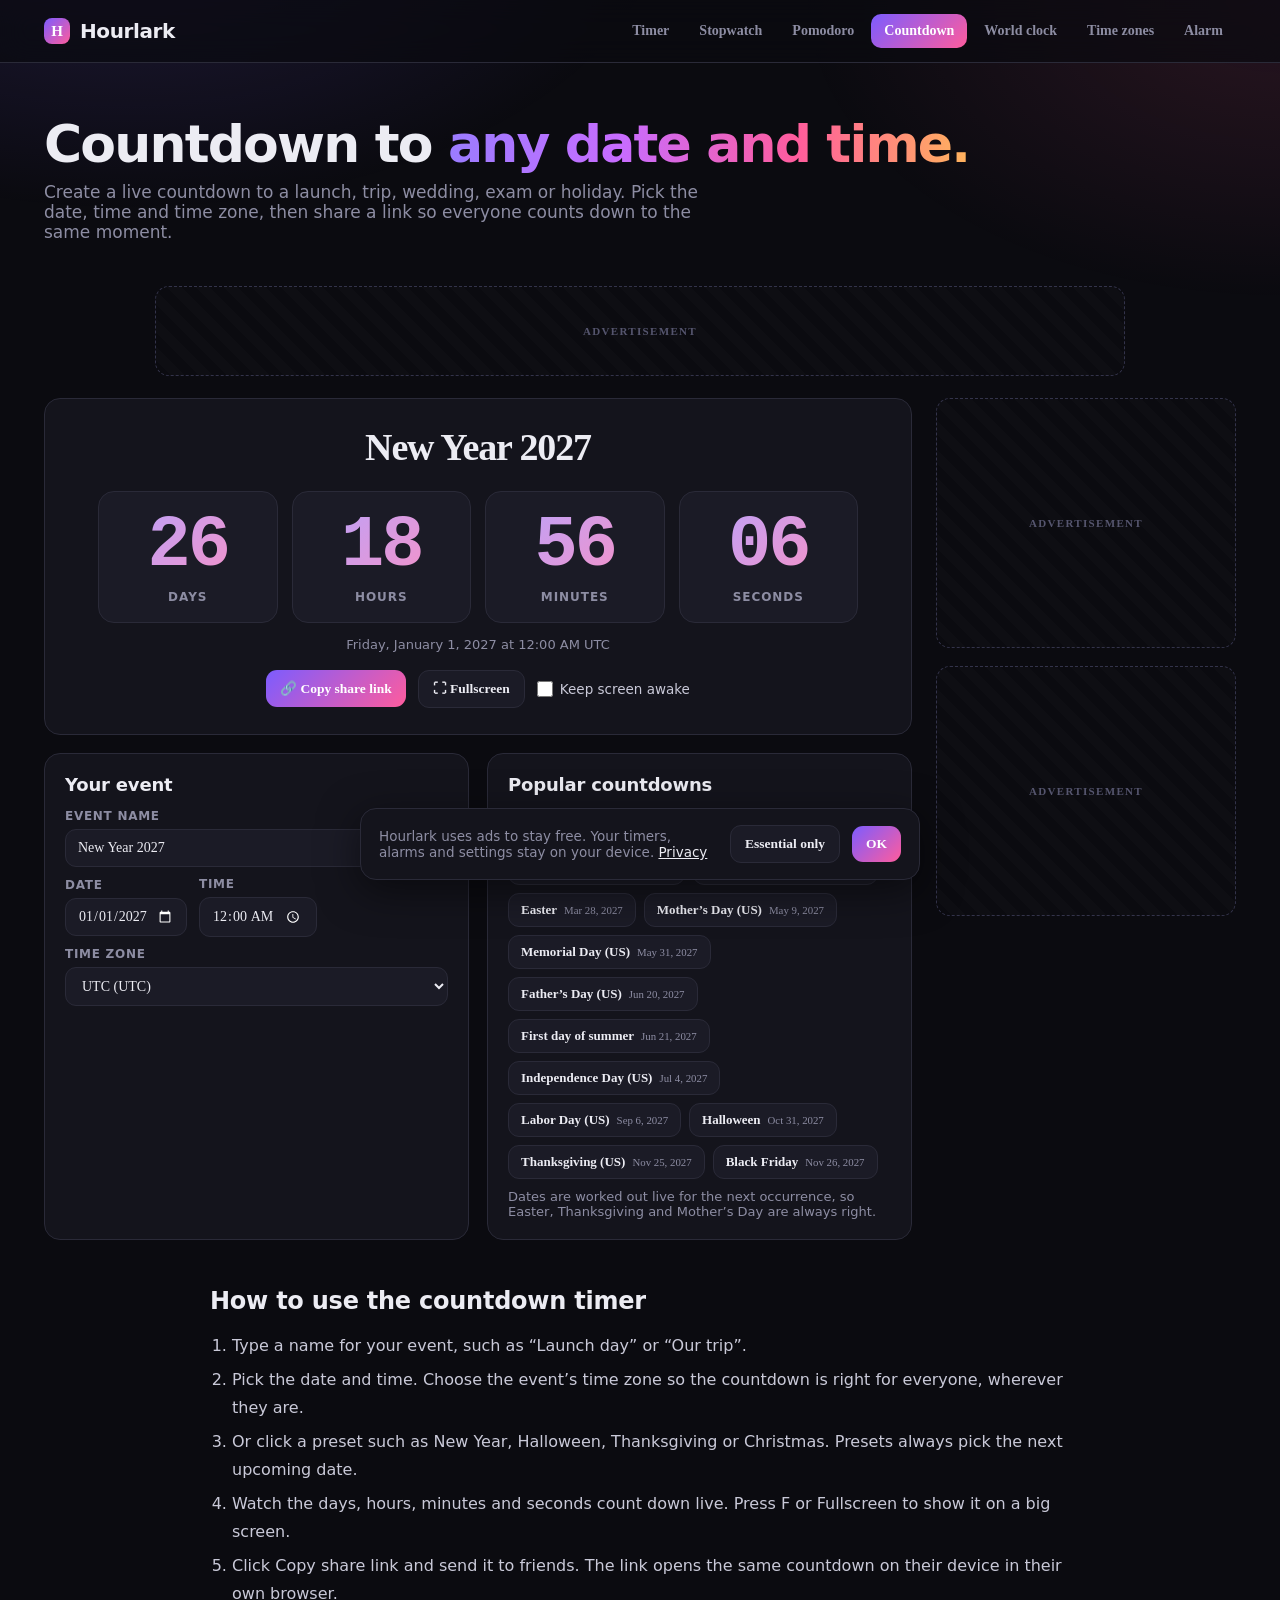
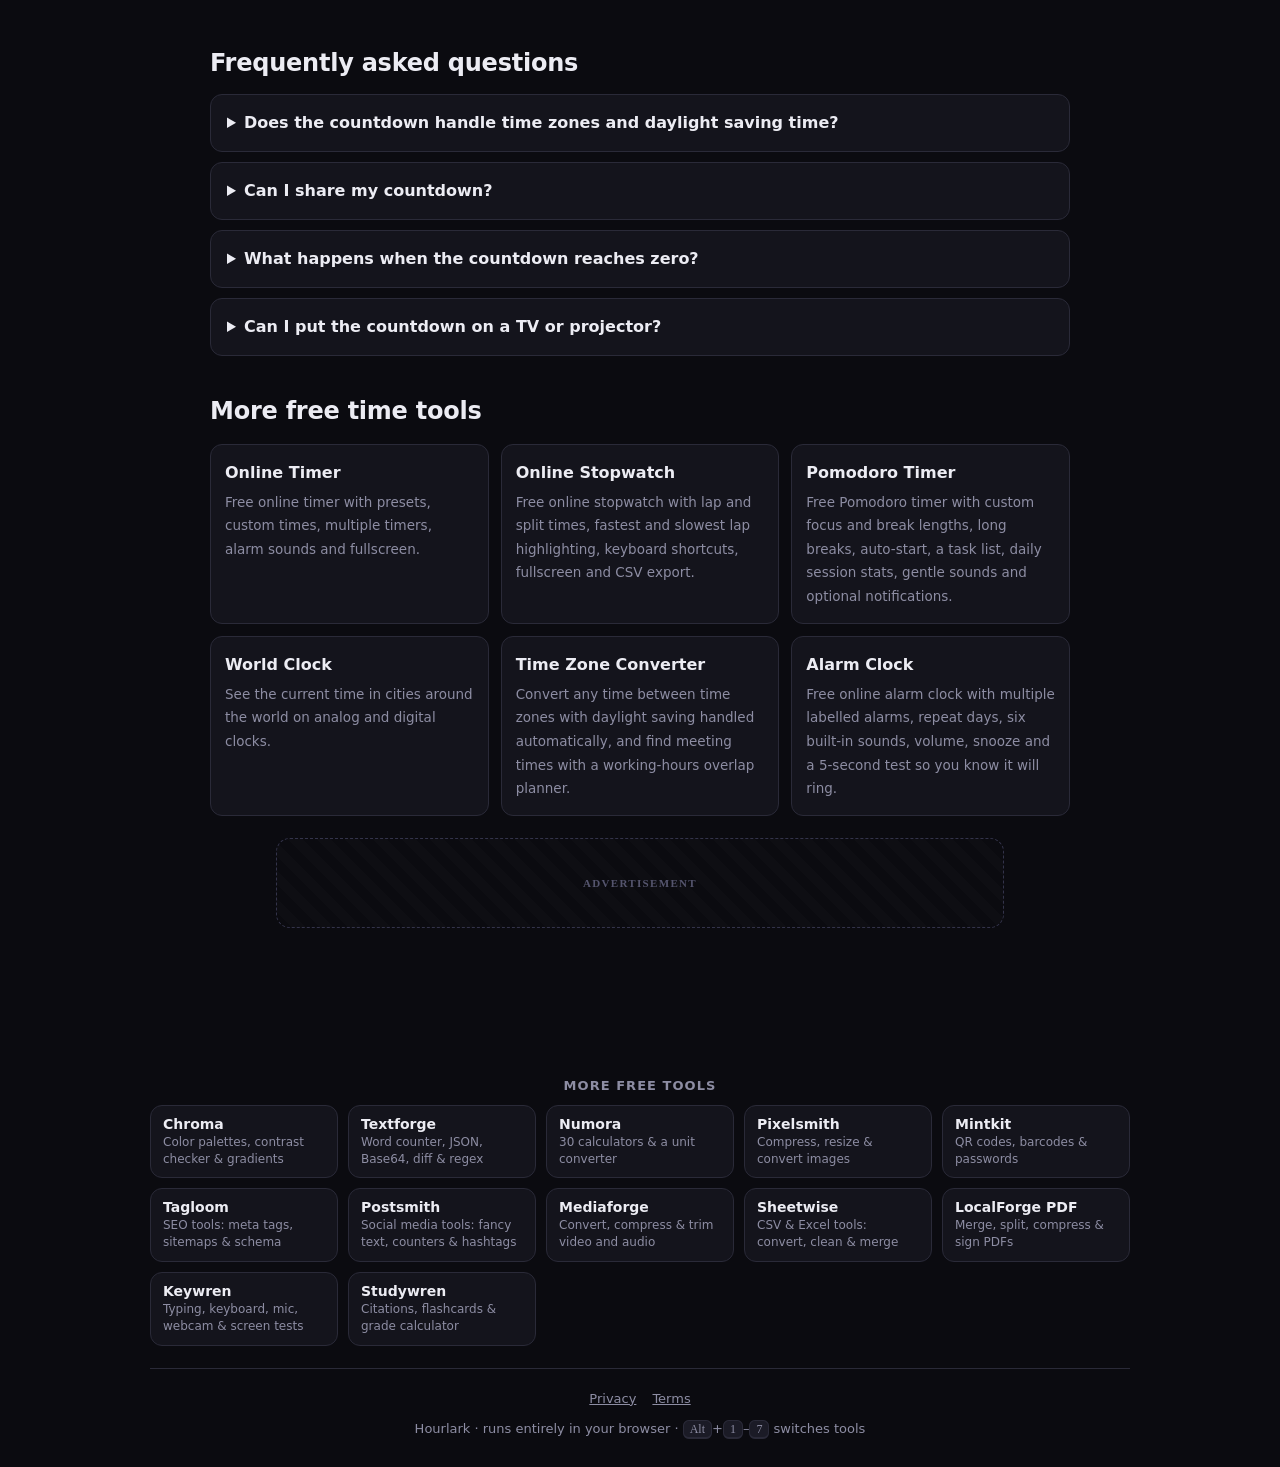
<file: countdown/index.html>
<!DOCTYPE html>
<html lang="en">
<head>
<meta charset="UTF-8">
<meta http-equiv="Content-Security-Policy" content="default-src 'self'; script-src 'self'; style-src 'self' https://fonts.googleapis.com; font-src https://fonts.gstatic.com; img-src 'self' data: blob:; connect-src 'self'; media-src 'self' blob:; object-src 'none'; base-uri 'self'; form-action 'none'; upgrade-insecure-requests">
<meta name="referrer" content="strict-origin-when-cross-origin">
<meta name="viewport" content="width=device-width, initial-scale=1.0">
<title>Countdown Timer to Any Date: Days, Hours, Minutes, Seconds | Hourlark</title>
<meta name="description" content="Count down to any date and time in any time zone. Live days, hours, minutes and seconds, one-click holidays like New Year and Christmas, and a shareable link.">
<meta name="theme-color" content="#0b0b10">
<link rel="canonical" href="https://cinch2108.github.io/hourlark/countdown/">
<link rel="icon" href="data:image/svg+xml,%3Csvg xmlns='http://www.w3.org/2000/svg' viewBox='0 0 32 32'%3E%3Cdefs%3E%3ClinearGradient id='g' x1='0' y1='0' x2='1' y2='1'%3E%3Cstop offset='0' stop-color='%237c5cff'/%3E%3Cstop offset='1' stop-color='%23ff5c9d'/%3E%3C/linearGradient%3E%3C/defs%3E%3Crect width='32' height='32' rx='9' fill='url(%23g)'/%3E%3Ccircle cx='16' cy='16' r='9' fill='none' stroke='%23fff' stroke-width='2.6'/%3E%3Cpath d='M16 10.5V16l3.6 2.4' fill='none' stroke='%23fff' stroke-width='2.6' stroke-linecap='round'/%3E%3C/svg%3E">
<meta property="og:type" content="website">
<meta property="og:site_name" content="Hourlark">
<meta property="og:title" content="Countdown Timer to Any Date: Days, Hours, Minutes, Seconds | Hourlark">
<meta property="og:description" content="Count down to any date and time in any time zone. Live days, hours, minutes and seconds, one-click holidays like New Year and Christmas, and a shareable link.">
<meta property="og:url" content="https://cinch2108.github.io/hourlark/countdown/">
<meta name="twitter:card" content="summary_large_image">
<meta name="twitter:title" content="Countdown Timer to Any Date: Days, Hours, Minutes, Seconds | Hourlark">
<meta name="twitter:description" content="Count down to any date and time in any time zone. Live days, hours, minutes and seconds, one-click holidays like New Year and Christmas, and a shareable link.">
<script type="application/ld+json">{"@context":"https://schema.org","@type":"WebApplication","name":"Hourlark","applicationCategory":"UtilitiesApplication","operatingSystem":"Any","browserRequirements":"Requires JavaScript","offers":{"@type":"Offer","price":"0","priceCurrency":"USD"},"description":"Free online timer, stopwatch, Pomodoro timer, countdown to any date, world clock, time zone converter with meeting planner, and alarm clock."}</script>
<link rel="preconnect" href="https://fonts.googleapis.com">
<link rel="preconnect" href="https://fonts.gstatic.com" crossorigin>
<link href="https://fonts.googleapis.com/css2?family=Inter:wght@400;500;600;700;800&family=JetBrains+Mono:wght@400;500;600;700&display=swap" rel="stylesheet">
<link rel="stylesheet" href="../styles.css">
<script type="application/ld+json">{"@context": "https://schema.org", "@type": "FAQPage", "mainEntity": [{"@type": "Question", "name": "Does the countdown handle time zones and daylight saving time?", "acceptedAnswer": {"@type": "Answer", "text": "Yes. The event time is set in the time zone you choose, and Hourlark uses your browser’s time zone database to work out the exact moment, including daylight saving changes. Viewers in other zones also see the time in their local time."}}, {"@type": "Question", "name": "Can I share my countdown?", "acceptedAnswer": {"@type": "Answer", "text": "Yes. Copy share link creates a URL with the event name, date, time and zone. Anyone who opens it sees the same live countdown. Nothing is stored on a server."}}, {"@type": "Question", "name": "What happens when the countdown reaches zero?", "acceptedAnswer": {"@type": "Answer", "text": "The card changes colour and the counter starts showing how long ago the event happened, so the page is still useful after the moment passes."}}, {"@type": "Question", "name": "Can I put the countdown on a TV or projector?", "acceptedAnswer": {"@type": "Answer", "text": "Yes. Press F or the Fullscreen button for a large, clean display, and tick Keep screen awake so the screen does not dim."}}]}</script>
<script type="application/ld+json">{"@context": "https://schema.org", "@type": "BreadcrumbList", "itemListElement": [{"@type": "ListItem", "position": 1, "name": "Hourlark", "item": "https://cinch2108.github.io/hourlark/"}, {"@type": "ListItem", "position": 2, "name": "Countdown Timer", "item": "https://cinch2108.github.io/hourlark/countdown/"}]}</script>
</head>
<body data-view="countdown" data-page="countdown">
<a class="skip" href="#main">Skip to tool</a>
<header><div class="nav">
  <a class="logo" href="../" aria-label="Hourlark home"><i></i>Hourlark</a>
  <nav class="tabs" id="tabs" aria-label="Tools"><a class="tab" data-p="timer" data-v="timer" data-name="Online Timer" href="../" title="Online Timer (Alt+1)">Timer</a><a class="tab" data-p="stopwatch" data-v="stopwatch" data-name="Online Stopwatch" href="../stopwatch/" title="Online Stopwatch (Alt+2)">Stopwatch</a><a class="tab" data-p="pomodoro" data-v="pomodoro" data-name="Pomodoro Timer" href="../pomodoro-timer/" title="Pomodoro Timer (Alt+3)">Pomodoro</a><a class="tab active" data-p="countdown" data-v="countdown" data-name="Countdown Timer" href="../countdown/" aria-current="page" title="Countdown Timer (Alt+4)">Countdown</a><a class="tab" data-p="worldclock" data-v="worldclock" data-name="World Clock" href="../world-clock/" title="World Clock (Alt+5)">World clock</a><a class="tab" data-p="converter" data-v="converter" data-name="Time Zone Converter" href="../time-zone-converter/" title="Time Zone Converter (Alt+6)">Time zones</a><a class="tab" data-p="alarm" data-v="alarm" data-name="Alarm Clock" href="../alarm-clock/" title="Alarm Clock (Alt+7)">Alarm</a></nav>
</div></header>

<main id="main">
<section class="hero">
  <h1>Countdown to <span>any date and time.</span></h1>
  <p>Create a live countdown to a launch, trip, wedding, exam or holiday. Pick the date, time and time zone, then share a link so everyone counts down to the same moment.</p>
  <div id="resume" class="resume" hidden></div>
</section>
<!-- AD SLOT: top leaderboard 970x90 (responsive). Paste ad unit inside. -->
<div class="ad ad-leader" id="ad-top" data-ad-slot="top" aria-label="Advertisement"></div>
<div class="layout"><div class="content">

<!-- TIMER -->
<section class="view" id="v-timer" aria-label="Online timer">
  <div class="card">
    <div class="row between"><h2 class="m0">Set a timer</h2><span class="hint">Runs on timestamps, so it stays exact in background tabs.</span></div>
    <div class="chipbar mt2" id="tm-presets" role="group" aria-label="Quick presets">
      <button class="btn" data-act="tm-preset" data-ms="30000">30 sec</button><button class="btn" data-act="tm-preset" data-ms="60000">1 min</button><button class="btn" data-act="tm-preset" data-ms="120000">2 min</button><button class="btn" data-act="tm-preset" data-ms="180000">3 min</button><button class="btn" data-act="tm-preset" data-ms="300000">5 min</button><button class="btn" data-act="tm-preset" data-ms="600000">10 min</button><button class="btn" data-act="tm-preset" data-ms="900000">15 min</button><button class="btn" data-act="tm-preset" data-ms="1200000">20 min</button><button class="btn" data-act="tm-preset" data-ms="1800000">30 min</button><button class="btn" data-act="tm-preset" data-ms="2700000">45 min</button><button class="btn" data-act="tm-preset" data-ms="3600000">1 hour</button><button class="btn" data-act="tm-preset" data-ms="5400000">90 min</button>
    </div>
    <div class="row mt timeset">
      <label class="unit"><input type="number" id="tm-h" min="0" max="99" value="0" inputmode="numeric" aria-label="Hours"><span>h</span></label>
      <label class="unit"><input type="number" id="tm-m" min="0" max="59" value="5" inputmode="numeric" aria-label="Minutes"><span>m</span></label>
      <label class="unit"><input type="number" id="tm-s" min="0" max="59" value="0" inputmode="numeric" aria-label="Seconds"><span>s</span></label>
      <input type="text" id="tm-label" maxlength="40" placeholder="Label (optional)" aria-label="Timer label" autocomplete="off">
      <button class="btn primary" data-act="tm-add" id="tm-add">Start timer</button>
    </div>
    <div class="row mt2"><input type="text" id="tm-quick" maxlength="40" placeholder="Or type: 7m, 1h 30m, 90s, 2:30…" aria-label="Type a duration" autocomplete="off" class="grow"><span class="hint">Press <kbd>Enter</kbd> to start. Up to 12 timers at once.</span></div>
  </div>
  <div class="timers mt" id="tm-list" aria-live="off"></div>
  <div class="card mt">
    <h2>Sound &amp; alerts</h2>
    <div class="row">
      <label class="lbl-inline">Sound <select id="tm-sound" data-sound-select></select></label>
      <label class="lbl-inline">Volume <input type="range" id="tm-vol" min="0" max="100" value="70" aria-label="Volume"></label>
      <button class="btn sm" data-act="test-sound" data-sel="tm-sound" data-vol="tm-vol">▶ Test</button>
      <label class="check"><input type="checkbox" id="tm-loop" checked> Ring until stopped (max 1 min)</label>
    </div>
    <div class="row mt2">
      <label class="check"><input type="checkbox" data-wake> Keep screen awake</label>
      <button class="btn sm" data-act="notify">🔔 Enable notifications</button><span class="pill" data-notify-status>Notifications off</span>
      <span class="hint">Keys: <kbd>Space</kbd> start/pause · <kbd>R</kbd> reset · <kbd>F</kbd> fullscreen (first timer)</span>
    </div>
  </div>
</section>

<!-- STOPWATCH -->
<section class="view" id="v-stopwatch" aria-label="Stopwatch">
  <div class="card bigcard" id="sw-card">
    <div class="sw-disp mono" id="sw-disp" aria-live="off">00:00.00</div>
    <div class="sw-sub mono" id="sw-lapnow">Lap 1 · 00:00.00</div>
    <div class="row center mt">
      <button class="btn primary big" data-act="sw-toggle" id="sw-toggle">Start</button>
      <button class="btn big" data-act="sw-lap" id="sw-lap" disabled>Lap</button>
      <button class="btn big" data-act="sw-reset" id="sw-reset">Reset</button>
      <button class="btn big" data-act="fs" data-target="sw-card" title="Fullscreen (F)">⛶</button>
    </div>
    <p class="hint center mt2">Keys: <kbd>Space</kbd> start/stop · <kbd>L</kbd> lap · <kbd>R</kbd> reset · <kbd>F</kbd> fullscreen</p>
  </div>
  <div class="card mt">
    <div class="row between"><h2 class="m0">Laps</h2><div class="row tight"><button class="btn sm" data-act="sw-copy">Copy</button><button class="btn sm" data-act="sw-csv">⬇ Export CSV</button></div></div>
    <div class="stats4 mt2"><div class="stat"><b id="sw-n">0</b><span>Laps</span></div><div class="stat"><b id="sw-fast" class="fast">–</b><span>Fastest</span></div><div class="stat"><b id="sw-slow" class="slow">–</b><span>Slowest</span></div><div class="stat"><b id="sw-avg">–</b><span>Average</span></div></div>
    <div class="tablewrap mt2"><table class="laps"><thead><tr><th>Lap</th><th>Lap time</th><th>Split</th><th>vs average</th></tr></thead><tbody id="sw-laps"></tbody></table></div>
    <p class="hint mt2" id="sw-empty">Press Lap (or <kbd>L</kbd>) while running to record splits. The fastest lap is green, the slowest red.</p>
  </div>
</section>

<!-- POMODORO -->
<section class="view" id="v-pomodoro" aria-label="Pomodoro timer">
  <div class="split">
    <div class="card bigcard" id="po-card">
      <div class="seg" id="po-phase" role="group" aria-label="Session type"><button class="on" data-ph="work">Focus</button><button data-ph="short">Short break</button><button data-ph="long">Long break</button></div>
      <div class="ring"><svg viewBox="0 0 220 220" aria-hidden="true"><defs><linearGradient id="po-g" x1="0" y1="0" x2="1" y2="1"><stop offset="0" stop-color="#7c5cff"/><stop offset="1" stop-color="#ff5c9d"/></linearGradient></defs><circle class="ring-bg" cx="110" cy="110" r="100"/><circle class="ring-fg" id="po-arc" cx="110" cy="110" r="100"/></svg>
        <div class="ring-in"><div class="mono po-time" id="po-time">25:00</div><div class="hint" id="po-label">Focus · session 1 of 4</div></div></div>
      <div class="row center">
        <button class="btn primary big" data-act="po-toggle" id="po-toggle">Start</button>
        <button class="btn big" data-act="po-reset">Reset</button>
        <button class="btn big" data-act="po-skip">Skip ⏭</button>
        <button class="btn big" data-act="fs" data-target="po-card" title="Fullscreen">⛶</button>
      </div>
      <p class="hint center mt2" id="po-task-now">Pick a task on the right to track sessions per task.</p>
    </div>
    <div class="card">
      <h2>Today</h2>
      <div class="stats"><div class="stat hero-stat"><b id="po-today">0</b><span>Focus sessions</span></div><div class="stat"><b id="po-mins">0</b><span>Focus minutes</span></div></div>
      <div class="week mt2" id="po-week" aria-label="Last 7 days"></div>
      <h2 class="mt">Tasks</h2>
      <div class="row tight"><input type="text" id="po-task-in" maxlength="120" placeholder="What are you working on?" aria-label="New task" class="grow" autocomplete="off"><button class="btn" data-act="po-task-add">Add</button></div>
      <ul class="tasks mt2" id="po-tasks"></ul>
    </div>
  </div>
  <div class="card mt">
    <h2>Settings</h2>
    <div class="setgrid">
      <label><span class="lbl">Focus (min)</span><input type="number" id="po-work" min="1" max="180" value="25"></label>
      <label><span class="lbl">Short break</span><input type="number" id="po-short" min="1" max="60" value="5"></label>
      <label><span class="lbl">Long break</span><input type="number" id="po-long" min="1" max="120" value="15"></label>
      <label><span class="lbl">Long break every</span><input type="number" id="po-every" min="1" max="12" value="4"></label>
    </div>
    <div class="row mt">
      <label class="check"><input type="checkbox" id="po-auto-break" checked> Auto-start breaks</label>
      <label class="check"><input type="checkbox" id="po-auto-work"> Auto-start focus</label>
      <label class="lbl-inline">Sound <select id="po-sound" data-sound-select></select></label>
      <label class="lbl-inline">Volume <input type="range" id="po-vol" min="0" max="100" value="70" aria-label="Volume"></label>
      <button class="btn sm" data-act="test-sound" data-sel="po-sound" data-vol="po-vol">▶ Test</button>
    </div>
    <div class="row mt2"><label class="check"><input type="checkbox" data-wake> Keep screen awake</label><button class="btn sm" data-act="notify">🔔 Enable notifications</button><span class="pill" data-notify-status>Notifications off</span><span class="hint">Keys: <kbd>Space</kbd> start/pause · <kbd>S</kbd> skip · <kbd>R</kbd> reset</span></div>
  </div>
</section>

<!-- COUNTDOWN -->
<section class="view active" id="v-countdown" aria-label="Countdown to a date">
  <div class="card bigcard cd" id="cd-card">
    <div class="cd-title" id="cd-title">New Year</div>
    <div class="cd-grid" aria-live="off"><div><b class="mono" id="cd-d">0</b><span>Days</span></div><div><b class="mono" id="cd-h">00</b><span>Hours</span></div><div><b class="mono" id="cd-m">00</b><span>Minutes</span></div><div><b class="mono" id="cd-s">00</b><span>Seconds</span></div></div>
    <div class="hint center" id="cd-when"></div>
    <div class="row center mt"><button class="btn primary" data-act="cd-share">🔗 Copy share link</button><button class="btn" data-act="fs" data-target="cd-card">⛶ Fullscreen</button><label class="check"><input type="checkbox" data-wake> Keep screen awake</label></div>
  </div>
  <div class="grid2 mt">
    <div class="card">
      <h2>Your event</h2>
      <label class="lbl" for="cd-name">Event name</label><input type="text" id="cd-name" maxlength="80" placeholder="My birthday, launch day, vacation…" class="full" autocomplete="off">
      <div class="row mt2">
        <label><span class="lbl">Date</span><input type="date" id="cd-date" min="1900-01-01" max="2300-12-31"></label>
        <label><span class="lbl">Time</span><input type="time" id="cd-time" value="00:00"></label>
      </div>
      <label class="lbl mt2" for="cd-zone">Time zone</label><select id="cd-zone" class="full" data-zone-select></select>
      <p class="hint mt2" id="cd-note"></p>
    </div>
    <div class="card"><h2>Popular countdowns</h2><div class="chipbar" id="cd-presets"></div><p class="hint mt2">Dates are worked out live for the next occurrence, so Easter, Thanksgiving and Mother’s Day are always right.</p></div>
  </div>
</section>

<!-- WORLD CLOCK -->
<section class="view" id="v-worldclock" aria-label="World clock">
  <div class="card">
    <div class="row">
      <div class="search grow"><input type="text" id="wc-q" role="combobox" aria-autocomplete="list" aria-expanded="false" aria-controls="wc-sug" maxlength="60" placeholder="Add a city, country or time zone (e.g. Tokyo, India, PST)…" autocomplete="off"><ul class="sug" id="wc-sug" role="listbox" hidden></ul></div>
      <div class="seg" data-h12-toggle role="group" aria-label="Clock format"><button data-h12="1">12h</button><button data-h12="0">24h</button></div>
      <div class="seg" id="wc-face" role="group" aria-label="Clock face"><button data-face="both">Both</button><button data-face="analog">Analog</button><button data-face="digital">Digital</button></div>
    </div>
  </div>
  <div class="clocks mt" id="wc-list"></div>
  <p class="hint mt2">☀ day · ◐ twilight · ☾ night, worked out from each city’s real sun position. Your clocks are saved in this browser.</p>
</section>

<!-- TIME ZONE CONVERTER -->
<section class="view" id="v-converter" aria-label="Time zone converter and meeting planner">
  <div class="card">
    <div class="row">
      <label><span class="lbl">Date &amp; time</span><input type="datetime-local" id="tz-dt"></label>
      <label class="grow"><span class="lbl">In time zone</span><select id="tz-base" class="full" data-zone-select></select></label>
      <button class="btn" data-act="tz-now">Now</button>
      <div class="seg" data-h12-toggle role="group" aria-label="Clock format"><button data-h12="1">12h</button><button data-h12="0">24h</button></div>
    </div>
    <p class="hint mt2" id="tz-note"></p>
    <div class="tzrows mt2" id="tz-rows"></div>
    <div class="row mt2">
      <div class="search grow"><input type="text" id="tz-q" role="combobox" aria-autocomplete="list" aria-expanded="false" aria-controls="tz-sug" maxlength="60" placeholder="Add a city or time zone to compare…" autocomplete="off"><ul class="sug" id="tz-sug" role="listbox" hidden></ul></div>
      <button class="btn primary" data-act="tz-share">🔗 Copy share link</button>
    </div>
  </div>
  <div class="card mt">
    <div class="row between"><h2 class="m0">Meeting planner</h2>
      <div class="row tight"><label class="lbl-inline">Working hours <select id="tz-ws" aria-label="Work day starts"></select></label><span class="hint">to</span><select id="tz-we" aria-label="Work day ends"></select></div></div>
    <p class="hint mt2" id="tz-best"></p>
    <div class="planner mt2" id="tz-plan"></div>
    <p class="hint mt2"><span class="key w"></span> working hours <span class="key e"></span> early/evening <span class="key n"></span> night · Click an hour to pick it.</p>
  </div>
</section>

<!-- ALARM -->
<section class="view" id="v-alarm" aria-label="Alarm clock">
  <div class="card bigcard" id="al-card">
    <div class="row between"><div><div class="al-now mono" id="al-now">--:--:--</div><div class="hint" id="al-date"></div></div>
      <div class="seg" data-h12-toggle role="group" aria-label="Clock format"><button data-h12="1">12h</button><button data-h12="0">24h</button></div></div>
    <p class="note mt2">⚠ Keep this tab open, your computer awake and the volume up. Browsers can’t ring alarms from a closed tab. Alarms also ring while you use the other Hourlark tools.</p>
  </div>
  <div class="grid2 mt">
    <div class="card">
      <h2>New alarm</h2>
      <div class="row"><label><span class="lbl">Time</span><input type="time" id="al-time" value="07:00"></label><label class="grow"><span class="lbl">Label</span><input type="text" id="al-label" maxlength="40" placeholder="Wake up" class="full" autocomplete="off"></label></div>
      <span class="lbl mt2">Repeat (none = once)</span>
      <div class="days" id="al-days" role="group" aria-label="Repeat days"><button data-d="1" aria-pressed="false">Mo</button><button data-d="2" aria-pressed="false">Tu</button><button data-d="3" aria-pressed="false">We</button><button data-d="4" aria-pressed="false">Th</button><button data-d="5" aria-pressed="false">Fr</button><button data-d="6" aria-pressed="false">Sa</button><button data-d="0" aria-pressed="false">Su</button></div>
      <div class="row mt2">
        <label class="lbl-inline">Sound <select id="al-sound" data-sound-select></select></label>
        <label class="lbl-inline">Volume <input type="range" id="al-vol" min="0" max="100" value="80" aria-label="Volume"></label>
        <label class="lbl-inline">Snooze <select id="al-snooze"><option value="5">5 min</option><option value="9" selected>9 min</option><option value="10">10 min</option><option value="15">15 min</option></select></label>
      </div>
      <div class="row mt">
        <button class="btn primary" data-act="al-add">Add alarm</button>
        <button class="btn" data-act="test-sound" data-sel="al-sound" data-vol="al-vol">▶ Preview sound</button>
        <button class="btn" data-act="al-test" id="al-test">Test: ring in 5 s</button>
      </div>
      <div class="row mt2"><label class="check"><input type="checkbox" data-wake> Keep screen awake</label><button class="btn sm" data-act="notify">🔔 Enable notifications</button><span class="pill" data-notify-status>Notifications off</span></div>
    </div>
    <div class="card"><h2>Your alarms</h2><div class="alarms" id="al-list"></div><p class="hint" id="al-empty">No alarms yet.</p></div>
  </div>
</section>

</div>
<aside class="rail"><!-- AD SLOTS: sticky sidebar 300x250 x2 -->
<div class="ad ad-rect" id="ad-side-1" data-ad-slot="side-1" aria-label="Advertisement"></div><div class="ad ad-rect" id="ad-side-2" data-ad-slot="side-2" aria-label="Advertisement"></div></aside>
</div>
<article class="seo">
<h2>How to use the countdown timer</h2>
<ol><li>Type a name for your event, such as “Launch day” or “Our trip”.</li><li>Pick the date and time. Choose the event’s time zone so the countdown is right for everyone, wherever they are.</li><li>Or click a preset such as New Year, Halloween, Thanksgiving or Christmas. Presets always pick the next upcoming date.</li><li>Watch the days, hours, minutes and seconds count down live. Press F or Fullscreen to show it on a big screen.</li><li>Click Copy share link and send it to friends. The link opens the same countdown on their device in their own browser.</li></ol>
<h2>Frequently asked questions</h2>
<details><summary>Does the countdown handle time zones and daylight saving time?</summary><p>Yes. The event time is set in the time zone you choose, and Hourlark uses your browser’s time zone database to work out the exact moment, including daylight saving changes. Viewers in other zones also see the time in their local time.</p></details><details><summary>Can I share my countdown?</summary><p>Yes. Copy share link creates a URL with the event name, date, time and zone. Anyone who opens it sees the same live countdown. Nothing is stored on a server.</p></details><details><summary>What happens when the countdown reaches zero?</summary><p>The card changes colour and the counter starts showing how long ago the event happened, so the page is still useful after the moment passes.</p></details><details><summary>Can I put the countdown on a TV or projector?</summary><p>Yes. Press F or the Fullscreen button for a large, clean display, and tick Keep screen awake so the screen does not dim.</p></details>
<h2>More free time tools</h2>
<div class="toollinks"><a href="../">Online Timer<span>Free online timer with presets, custom times, multiple timers, alarm sounds and fullscreen.</span></a><a href="../stopwatch/">Online Stopwatch<span>Free online stopwatch with lap and split times, fastest and slowest lap highlighting, keyboard shortcuts, fullscreen and CSV export.</span></a><a href="../pomodoro-timer/">Pomodoro Timer<span>Free Pomodoro timer with custom focus and break lengths, long breaks, auto-start, a task list, daily session stats, gentle sounds and optional notifications.</span></a><a href="../world-clock/">World Clock<span>See the current time in cities around the world on analog and digital clocks.</span></a><a href="../time-zone-converter/">Time Zone Converter<span>Convert any time between time zones with daylight saving handled automatically, and find meeting times with a working-hours overlap planner.</span></a><a href="../alarm-clock/">Alarm Clock<span>Free online alarm clock with multiple labelled alarms, repeat days, six built-in sounds, volume, snooze and a 5-second test so you know it will ring.</span></a></div>
</article>
<!-- AD SLOT: footer 728x90 -->
<div class="ad ad-foot" id="ad-foot" data-ad-slot="foot" aria-label="Advertisement"></div>
</main>
<div class="ringer" id="ringer" role="alertdialog" aria-modal="true" aria-labelledby="rg-title" hidden>
  <div class="ringbox"><div class="bell" aria-hidden="true">⏰</div><h2 id="rg-title">Time’s up</h2><p class="mono" id="rg-sub"></p><p class="hint" id="rg-more"></p>
  <div class="row center mt"><button class="btn primary big" id="rg-stop">Stop</button><button class="btn big" id="rg-snooze" hidden>Snooze</button></div><p class="hint mt2"><kbd>Esc</kbd> stops the sound</p></div>
</div>
<div class="toast" id="toast" role="status" aria-live="polite"></div>
<div class="consent" id="consent" role="dialog" aria-label="Cookie notice"><span>Hourlark uses ads to stay free. Your timers, alarms and settings stay on your device. <a href="../privacy.html">Privacy</a></span><button class="btn" id="c-no">Essential only</button><button class="btn primary" id="c-yes">OK</button></div>
<footer><!--team--><nav class="more-tools" aria-label="More free tools"><h2>More free tools</h2><ul><li><a href="https://cinch2108.github.io/chroma/" rel="noopener">Chroma</a><span>Color palettes, contrast checker &amp; gradients</span></li><li><a href="https://cinch2108.github.io/textforge/" rel="noopener">Textforge</a><span>Word counter, JSON, Base64, diff &amp; regex</span></li><li><a href="https://cinch2108.github.io/numora/" rel="noopener">Numora</a><span>30 calculators &amp; a unit converter</span></li><li><a href="https://cinch2108.github.io/pixelsmith/" rel="noopener">Pixelsmith</a><span>Compress, resize &amp; convert images</span></li><li><a href="https://cinch2108.github.io/mintkit/" rel="noopener">Mintkit</a><span>QR codes, barcodes &amp; passwords</span></li><li><a href="https://cinch2108.github.io/tagloom/" rel="noopener">Tagloom</a><span>SEO tools: meta tags, sitemaps &amp; schema</span></li><li><a href="https://cinch2108.github.io/postsmith/" rel="noopener">Postsmith</a><span>Social media tools: fancy text, counters &amp; hashtags</span></li><li><a href="https://cinch2108.github.io/mediaforge/" rel="noopener">Mediaforge</a><span>Convert, compress &amp; trim video and audio</span></li><li><a href="https://cinch2108.github.io/datakit/" rel="noopener">Sheetwise</a><span>CSV &amp; Excel tools: convert, clean &amp; merge</span></li><li><a href="https://cinch2108.github.io/" rel="noopener">LocalForge PDF</a><span>Merge, split, compress &amp; sign PDFs</span></li><li><a href="https://cinch2108.github.io/keywren/" rel="noopener">Keywren</a><span>Typing, keyboard, mic, webcam &amp; screen tests</span></li><li><a href="https://cinch2108.github.io/studywren/" rel="noopener">Studywren</a><span>Citations, flashcards &amp; grade calculator</span></li></ul></nav><!--/team--><div class="footlinks"><a href="../privacy.html">Privacy</a><a href="../terms.html">Terms</a></div><br>Hourlark · runs entirely in your browser · <kbd>Alt</kbd>+<kbd>1</kbd>–<kbd>7</kbd> switches tools</footer>

<script src="../app.js" defer></script>
</body>
</html>
</file>
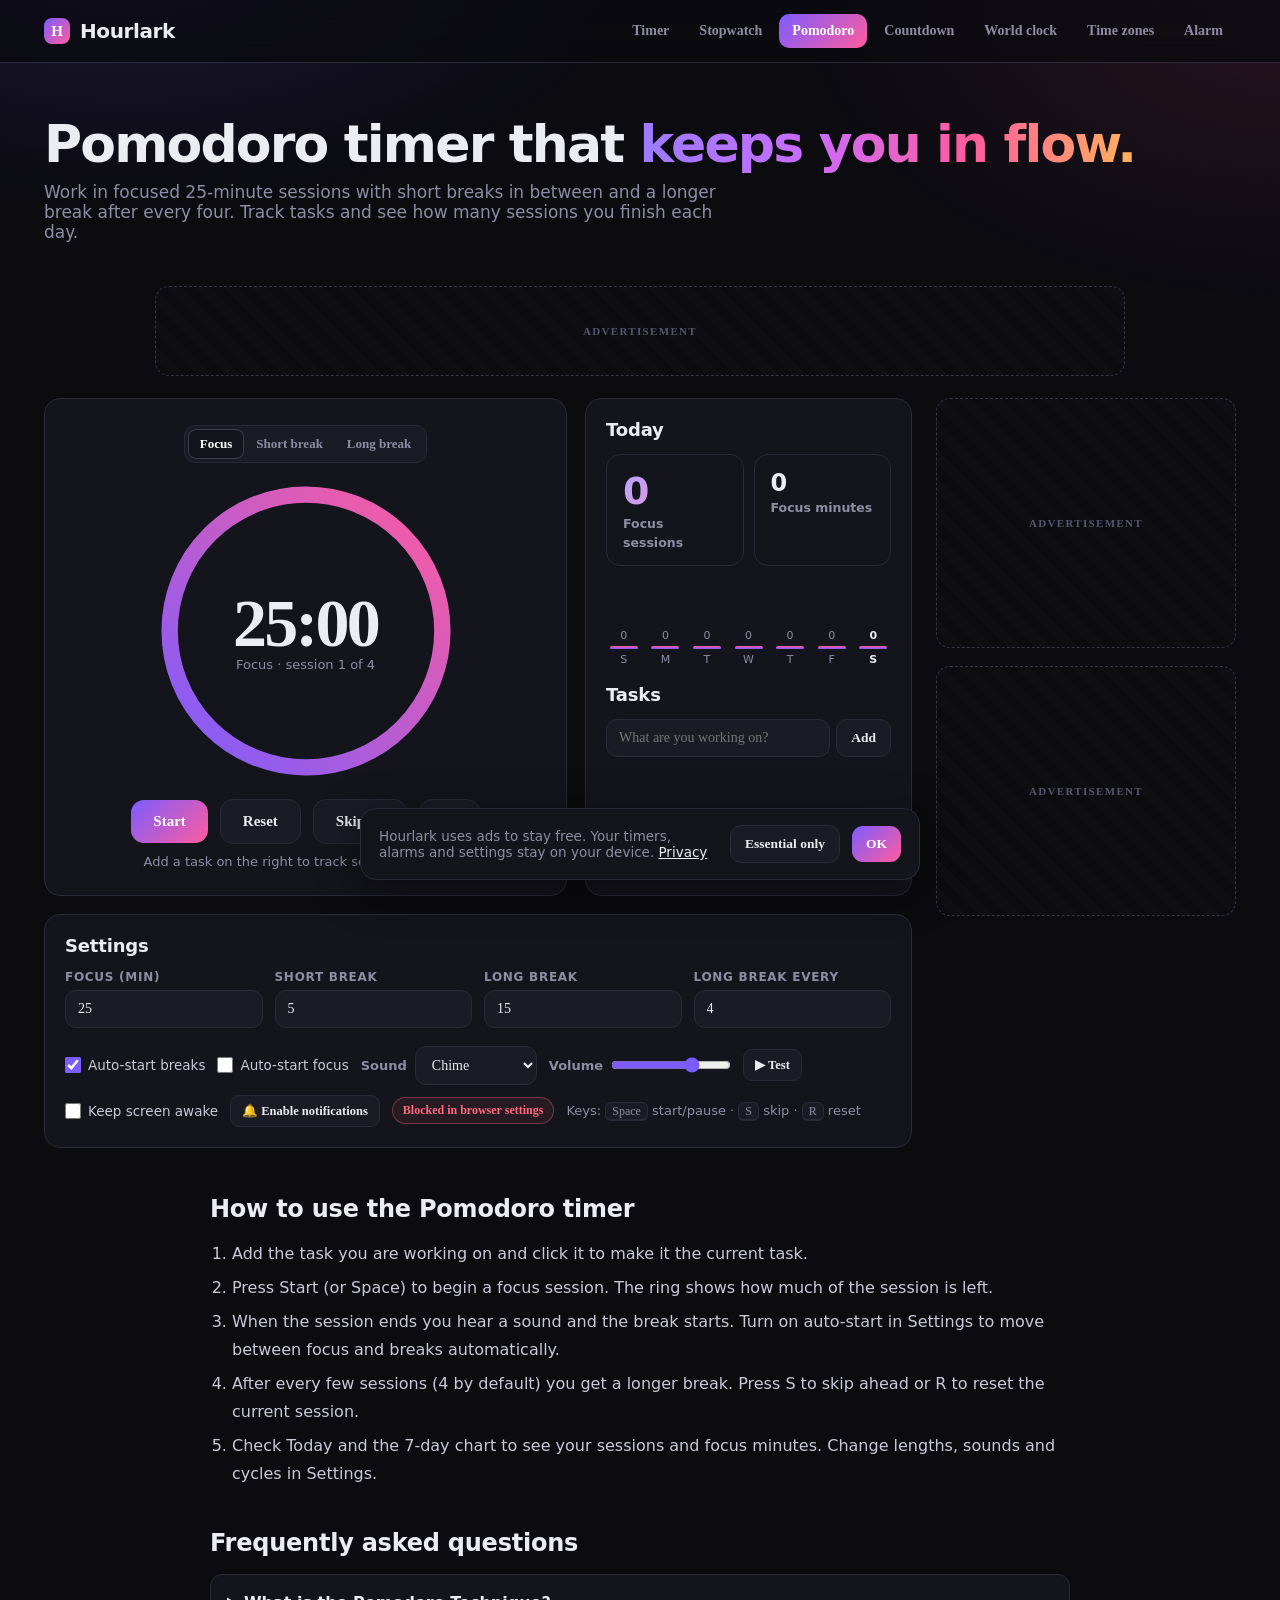
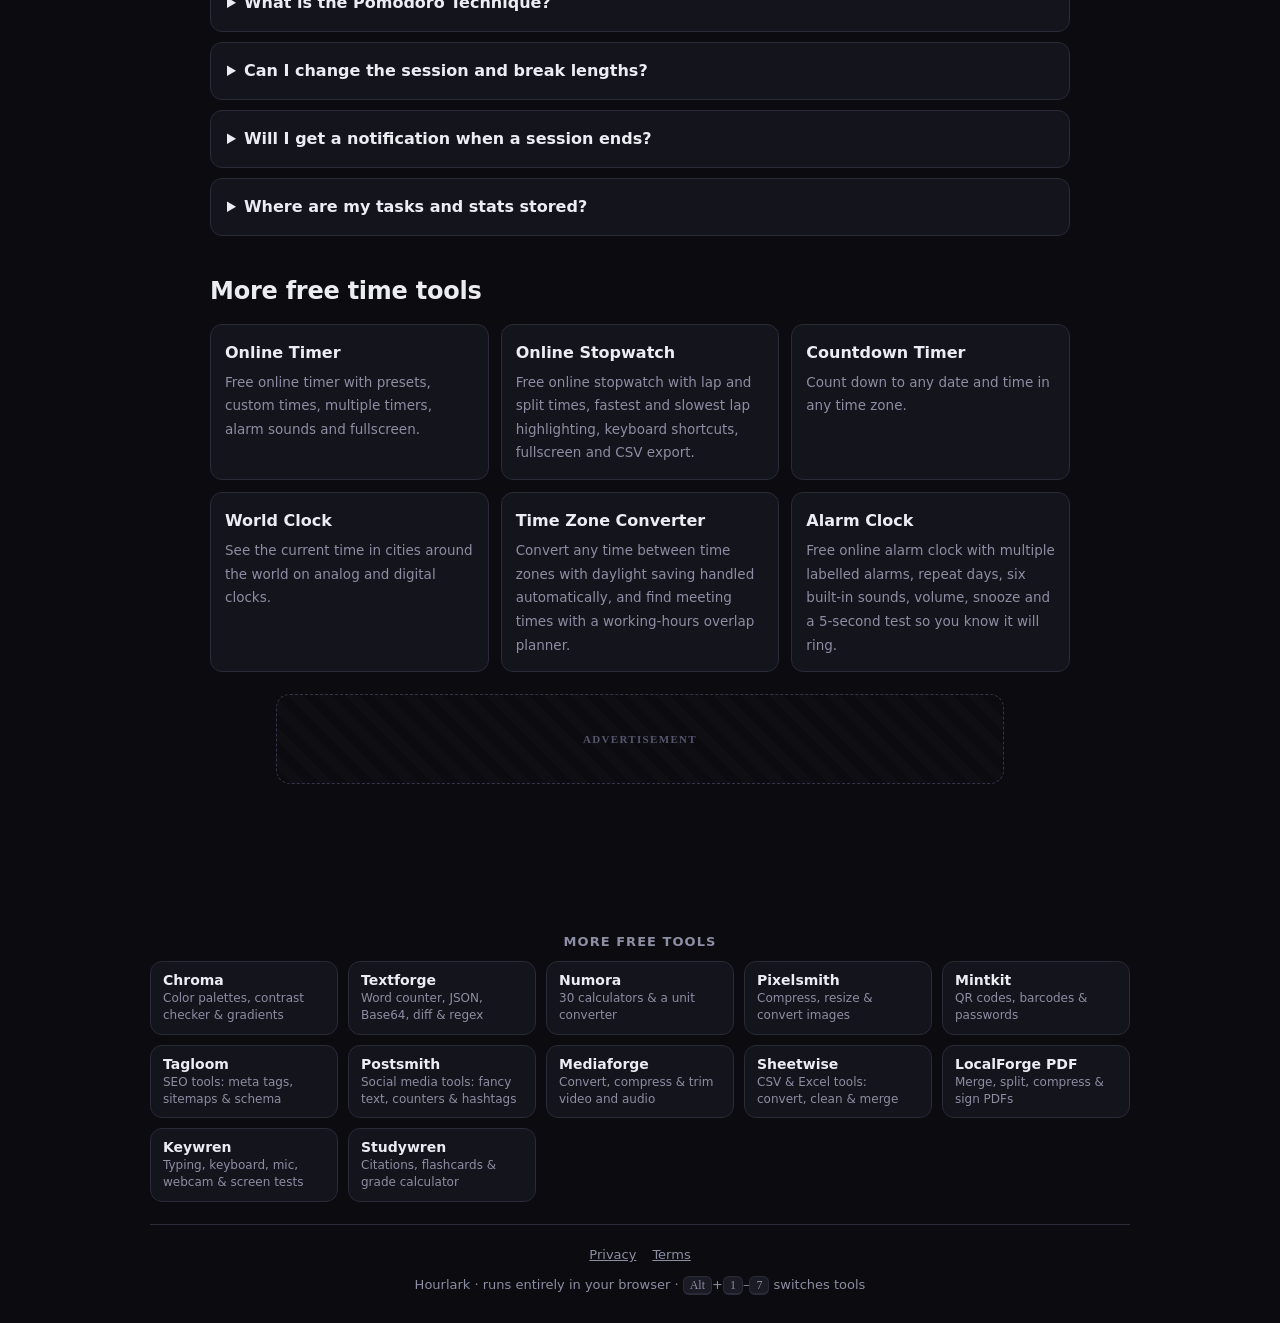
<file: pomodoro-timer/index.html>
<!DOCTYPE html>
<html lang="en">
<head>
<meta charset="UTF-8">
<meta http-equiv="Content-Security-Policy" content="default-src 'self'; script-src 'self'; style-src 'self' https://fonts.googleapis.com; font-src https://fonts.gstatic.com; img-src 'self' data: blob:; connect-src 'self'; media-src 'self' blob:; object-src 'none'; base-uri 'self'; form-action 'none'; upgrade-insecure-requests">
<meta name="referrer" content="strict-origin-when-cross-origin">
<meta name="viewport" content="width=device-width, initial-scale=1.0">
<title>Pomodoro Timer: Free Focus Timer with Tasks &amp; Stats | Hourlark</title>
<meta name="description" content="Free Pomodoro timer with custom focus and break lengths, long breaks, auto-start, a task list, daily session stats, gentle sounds and optional notifications.">
<meta name="theme-color" content="#0b0b10">
<link rel="canonical" href="https://cinch2108.github.io/hourlark/pomodoro-timer/">
<link rel="icon" href="data:image/svg+xml,%3Csvg xmlns='http://www.w3.org/2000/svg' viewBox='0 0 32 32'%3E%3Cdefs%3E%3ClinearGradient id='g' x1='0' y1='0' x2='1' y2='1'%3E%3Cstop offset='0' stop-color='%237c5cff'/%3E%3Cstop offset='1' stop-color='%23ff5c9d'/%3E%3C/linearGradient%3E%3C/defs%3E%3Crect width='32' height='32' rx='9' fill='url(%23g)'/%3E%3Ccircle cx='16' cy='16' r='9' fill='none' stroke='%23fff' stroke-width='2.6'/%3E%3Cpath d='M16 10.5V16l3.6 2.4' fill='none' stroke='%23fff' stroke-width='2.6' stroke-linecap='round'/%3E%3C/svg%3E">
<meta property="og:type" content="website">
<meta property="og:site_name" content="Hourlark">
<meta property="og:title" content="Pomodoro Timer: Free Focus Timer with Tasks &amp; Stats | Hourlark">
<meta property="og:description" content="Free Pomodoro timer with custom focus and break lengths, long breaks, auto-start, a task list, daily session stats, gentle sounds and optional notifications.">
<meta property="og:url" content="https://cinch2108.github.io/hourlark/pomodoro-timer/">
<meta name="twitter:card" content="summary_large_image">
<meta name="twitter:title" content="Pomodoro Timer: Free Focus Timer with Tasks &amp; Stats | Hourlark">
<meta name="twitter:description" content="Free Pomodoro timer with custom focus and break lengths, long breaks, auto-start, a task list, daily session stats, gentle sounds and optional notifications.">
<script type="application/ld+json">{"@context":"https://schema.org","@type":"WebApplication","name":"Hourlark","applicationCategory":"UtilitiesApplication","operatingSystem":"Any","browserRequirements":"Requires JavaScript","offers":{"@type":"Offer","price":"0","priceCurrency":"USD"},"description":"Free online timer, stopwatch, Pomodoro timer, countdown to any date, world clock, time zone converter with meeting planner, and alarm clock."}</script>
<link rel="preconnect" href="https://fonts.googleapis.com">
<link rel="preconnect" href="https://fonts.gstatic.com" crossorigin>
<link href="https://fonts.googleapis.com/css2?family=Inter:wght@400;500;600;700;800&family=JetBrains+Mono:wght@400;500;600;700&display=swap" rel="stylesheet">
<link rel="stylesheet" href="../styles.css">
<script type="application/ld+json">{"@context": "https://schema.org", "@type": "FAQPage", "mainEntity": [{"@type": "Question", "name": "What is the Pomodoro Technique?", "acceptedAnswer": {"@type": "Answer", "text": "It is a time management method created by Francesco Cirillo. You work for 25 minutes, take a 5-minute break, and after four sessions take a longer 15–30 minute break. Short, timed sprints make it easier to start and to avoid burnout."}}, {"@type": "Question", "name": "Can I change the session and break lengths?", "acceptedAnswer": {"@type": "Answer", "text": "Yes. Open Settings to set focus, short break and long break lengths in minutes, choose how many sessions come before a long break, and choose whether breaks and focus sessions start automatically."}}, {"@type": "Question", "name": "Will I get a notification when a session ends?", "acceptedAnswer": {"@type": "Answer", "text": "Hourlark always plays a sound and shows a message. Desktop notifications are optional: they are only turned on after you click Enable notifications and allow them in your browser."}}, {"@type": "Question", "name": "Where are my tasks and stats stored?", "acceptedAnswer": {"@type": "Answer", "text": "Only in your browser’s local storage. There is no account and nothing is uploaded. Clearing your browser data will remove them."}}]}</script>
<script type="application/ld+json">{"@context": "https://schema.org", "@type": "BreadcrumbList", "itemListElement": [{"@type": "ListItem", "position": 1, "name": "Hourlark", "item": "https://cinch2108.github.io/hourlark/"}, {"@type": "ListItem", "position": 2, "name": "Pomodoro Timer", "item": "https://cinch2108.github.io/hourlark/pomodoro-timer/"}]}</script>
</head>
<body data-view="pomodoro" data-page="pomodoro">
<a class="skip" href="#main">Skip to tool</a>
<header><div class="nav">
  <a class="logo" href="../" aria-label="Hourlark home"><i></i>Hourlark</a>
  <nav class="tabs" id="tabs" aria-label="Tools"><a class="tab" data-p="timer" data-v="timer" data-name="Online Timer" href="../" title="Online Timer (Alt+1)">Timer</a><a class="tab" data-p="stopwatch" data-v="stopwatch" data-name="Online Stopwatch" href="../stopwatch/" title="Online Stopwatch (Alt+2)">Stopwatch</a><a class="tab active" data-p="pomodoro" data-v="pomodoro" data-name="Pomodoro Timer" href="../pomodoro-timer/" aria-current="page" title="Pomodoro Timer (Alt+3)">Pomodoro</a><a class="tab" data-p="countdown" data-v="countdown" data-name="Countdown Timer" href="../countdown/" title="Countdown Timer (Alt+4)">Countdown</a><a class="tab" data-p="worldclock" data-v="worldclock" data-name="World Clock" href="../world-clock/" title="World Clock (Alt+5)">World clock</a><a class="tab" data-p="converter" data-v="converter" data-name="Time Zone Converter" href="../time-zone-converter/" title="Time Zone Converter (Alt+6)">Time zones</a><a class="tab" data-p="alarm" data-v="alarm" data-name="Alarm Clock" href="../alarm-clock/" title="Alarm Clock (Alt+7)">Alarm</a></nav>
</div></header>

<main id="main">
<section class="hero">
  <h1>Pomodoro timer that <span>keeps you in flow.</span></h1>
  <p>Work in focused 25-minute sessions with short breaks in between and a longer break after every four. Track tasks and see how many sessions you finish each day.</p>
  <div id="resume" class="resume" hidden></div>
</section>
<!-- AD SLOT: top leaderboard 970x90 (responsive). Paste ad unit inside. -->
<div class="ad ad-leader" id="ad-top" data-ad-slot="top" aria-label="Advertisement"></div>
<div class="layout"><div class="content">

<!-- TIMER -->
<section class="view" id="v-timer" aria-label="Online timer">
  <div class="card">
    <div class="row between"><h2 class="m0">Set a timer</h2><span class="hint">Runs on timestamps, so it stays exact in background tabs.</span></div>
    <div class="chipbar mt2" id="tm-presets" role="group" aria-label="Quick presets">
      <button class="btn" data-act="tm-preset" data-ms="30000">30 sec</button><button class="btn" data-act="tm-preset" data-ms="60000">1 min</button><button class="btn" data-act="tm-preset" data-ms="120000">2 min</button><button class="btn" data-act="tm-preset" data-ms="180000">3 min</button><button class="btn" data-act="tm-preset" data-ms="300000">5 min</button><button class="btn" data-act="tm-preset" data-ms="600000">10 min</button><button class="btn" data-act="tm-preset" data-ms="900000">15 min</button><button class="btn" data-act="tm-preset" data-ms="1200000">20 min</button><button class="btn" data-act="tm-preset" data-ms="1800000">30 min</button><button class="btn" data-act="tm-preset" data-ms="2700000">45 min</button><button class="btn" data-act="tm-preset" data-ms="3600000">1 hour</button><button class="btn" data-act="tm-preset" data-ms="5400000">90 min</button>
    </div>
    <div class="row mt timeset">
      <label class="unit"><input type="number" id="tm-h" min="0" max="99" value="0" inputmode="numeric" aria-label="Hours"><span>h</span></label>
      <label class="unit"><input type="number" id="tm-m" min="0" max="59" value="5" inputmode="numeric" aria-label="Minutes"><span>m</span></label>
      <label class="unit"><input type="number" id="tm-s" min="0" max="59" value="0" inputmode="numeric" aria-label="Seconds"><span>s</span></label>
      <input type="text" id="tm-label" maxlength="40" placeholder="Label (optional)" aria-label="Timer label" autocomplete="off">
      <button class="btn primary" data-act="tm-add" id="tm-add">Start timer</button>
    </div>
    <div class="row mt2"><input type="text" id="tm-quick" maxlength="40" placeholder="Or type: 7m, 1h 30m, 90s, 2:30…" aria-label="Type a duration" autocomplete="off" class="grow"><span class="hint">Press <kbd>Enter</kbd> to start. Up to 12 timers at once.</span></div>
  </div>
  <div class="timers mt" id="tm-list" aria-live="off"></div>
  <div class="card mt">
    <h2>Sound &amp; alerts</h2>
    <div class="row">
      <label class="lbl-inline">Sound <select id="tm-sound" data-sound-select></select></label>
      <label class="lbl-inline">Volume <input type="range" id="tm-vol" min="0" max="100" value="70" aria-label="Volume"></label>
      <button class="btn sm" data-act="test-sound" data-sel="tm-sound" data-vol="tm-vol">▶ Test</button>
      <label class="check"><input type="checkbox" id="tm-loop" checked> Ring until stopped (max 1 min)</label>
    </div>
    <div class="row mt2">
      <label class="check"><input type="checkbox" data-wake> Keep screen awake</label>
      <button class="btn sm" data-act="notify">🔔 Enable notifications</button><span class="pill" data-notify-status>Notifications off</span>
      <span class="hint">Keys: <kbd>Space</kbd> start/pause · <kbd>R</kbd> reset · <kbd>F</kbd> fullscreen (first timer)</span>
    </div>
  </div>
</section>

<!-- STOPWATCH -->
<section class="view" id="v-stopwatch" aria-label="Stopwatch">
  <div class="card bigcard" id="sw-card">
    <div class="sw-disp mono" id="sw-disp" aria-live="off">00:00.00</div>
    <div class="sw-sub mono" id="sw-lapnow">Lap 1 · 00:00.00</div>
    <div class="row center mt">
      <button class="btn primary big" data-act="sw-toggle" id="sw-toggle">Start</button>
      <button class="btn big" data-act="sw-lap" id="sw-lap" disabled>Lap</button>
      <button class="btn big" data-act="sw-reset" id="sw-reset">Reset</button>
      <button class="btn big" data-act="fs" data-target="sw-card" title="Fullscreen (F)">⛶</button>
    </div>
    <p class="hint center mt2">Keys: <kbd>Space</kbd> start/stop · <kbd>L</kbd> lap · <kbd>R</kbd> reset · <kbd>F</kbd> fullscreen</p>
  </div>
  <div class="card mt">
    <div class="row between"><h2 class="m0">Laps</h2><div class="row tight"><button class="btn sm" data-act="sw-copy">Copy</button><button class="btn sm" data-act="sw-csv">⬇ Export CSV</button></div></div>
    <div class="stats4 mt2"><div class="stat"><b id="sw-n">0</b><span>Laps</span></div><div class="stat"><b id="sw-fast" class="fast">–</b><span>Fastest</span></div><div class="stat"><b id="sw-slow" class="slow">–</b><span>Slowest</span></div><div class="stat"><b id="sw-avg">–</b><span>Average</span></div></div>
    <div class="tablewrap mt2"><table class="laps"><thead><tr><th>Lap</th><th>Lap time</th><th>Split</th><th>vs average</th></tr></thead><tbody id="sw-laps"></tbody></table></div>
    <p class="hint mt2" id="sw-empty">Press Lap (or <kbd>L</kbd>) while running to record splits. The fastest lap is green, the slowest red.</p>
  </div>
</section>

<!-- POMODORO -->
<section class="view active" id="v-pomodoro" aria-label="Pomodoro timer">
  <div class="split">
    <div class="card bigcard" id="po-card">
      <div class="seg" id="po-phase" role="group" aria-label="Session type"><button class="on" data-ph="work">Focus</button><button data-ph="short">Short break</button><button data-ph="long">Long break</button></div>
      <div class="ring"><svg viewBox="0 0 220 220" aria-hidden="true"><defs><linearGradient id="po-g" x1="0" y1="0" x2="1" y2="1"><stop offset="0" stop-color="#7c5cff"/><stop offset="1" stop-color="#ff5c9d"/></linearGradient></defs><circle class="ring-bg" cx="110" cy="110" r="100"/><circle class="ring-fg" id="po-arc" cx="110" cy="110" r="100"/></svg>
        <div class="ring-in"><div class="mono po-time" id="po-time">25:00</div><div class="hint" id="po-label">Focus · session 1 of 4</div></div></div>
      <div class="row center">
        <button class="btn primary big" data-act="po-toggle" id="po-toggle">Start</button>
        <button class="btn big" data-act="po-reset">Reset</button>
        <button class="btn big" data-act="po-skip">Skip ⏭</button>
        <button class="btn big" data-act="fs" data-target="po-card" title="Fullscreen">⛶</button>
      </div>
      <p class="hint center mt2" id="po-task-now">Pick a task on the right to track sessions per task.</p>
    </div>
    <div class="card">
      <h2>Today</h2>
      <div class="stats"><div class="stat hero-stat"><b id="po-today">0</b><span>Focus sessions</span></div><div class="stat"><b id="po-mins">0</b><span>Focus minutes</span></div></div>
      <div class="week mt2" id="po-week" aria-label="Last 7 days"></div>
      <h2 class="mt">Tasks</h2>
      <div class="row tight"><input type="text" id="po-task-in" maxlength="120" placeholder="What are you working on?" aria-label="New task" class="grow" autocomplete="off"><button class="btn" data-act="po-task-add">Add</button></div>
      <ul class="tasks mt2" id="po-tasks"></ul>
    </div>
  </div>
  <div class="card mt">
    <h2>Settings</h2>
    <div class="setgrid">
      <label><span class="lbl">Focus (min)</span><input type="number" id="po-work" min="1" max="180" value="25"></label>
      <label><span class="lbl">Short break</span><input type="number" id="po-short" min="1" max="60" value="5"></label>
      <label><span class="lbl">Long break</span><input type="number" id="po-long" min="1" max="120" value="15"></label>
      <label><span class="lbl">Long break every</span><input type="number" id="po-every" min="1" max="12" value="4"></label>
    </div>
    <div class="row mt">
      <label class="check"><input type="checkbox" id="po-auto-break" checked> Auto-start breaks</label>
      <label class="check"><input type="checkbox" id="po-auto-work"> Auto-start focus</label>
      <label class="lbl-inline">Sound <select id="po-sound" data-sound-select></select></label>
      <label class="lbl-inline">Volume <input type="range" id="po-vol" min="0" max="100" value="70" aria-label="Volume"></label>
      <button class="btn sm" data-act="test-sound" data-sel="po-sound" data-vol="po-vol">▶ Test</button>
    </div>
    <div class="row mt2"><label class="check"><input type="checkbox" data-wake> Keep screen awake</label><button class="btn sm" data-act="notify">🔔 Enable notifications</button><span class="pill" data-notify-status>Notifications off</span><span class="hint">Keys: <kbd>Space</kbd> start/pause · <kbd>S</kbd> skip · <kbd>R</kbd> reset</span></div>
  </div>
</section>

<!-- COUNTDOWN -->
<section class="view" id="v-countdown" aria-label="Countdown to a date">
  <div class="card bigcard cd" id="cd-card">
    <div class="cd-title" id="cd-title">New Year</div>
    <div class="cd-grid" aria-live="off"><div><b class="mono" id="cd-d">0</b><span>Days</span></div><div><b class="mono" id="cd-h">00</b><span>Hours</span></div><div><b class="mono" id="cd-m">00</b><span>Minutes</span></div><div><b class="mono" id="cd-s">00</b><span>Seconds</span></div></div>
    <div class="hint center" id="cd-when"></div>
    <div class="row center mt"><button class="btn primary" data-act="cd-share">🔗 Copy share link</button><button class="btn" data-act="fs" data-target="cd-card">⛶ Fullscreen</button><label class="check"><input type="checkbox" data-wake> Keep screen awake</label></div>
  </div>
  <div class="grid2 mt">
    <div class="card">
      <h2>Your event</h2>
      <label class="lbl" for="cd-name">Event name</label><input type="text" id="cd-name" maxlength="80" placeholder="My birthday, launch day, vacation…" class="full" autocomplete="off">
      <div class="row mt2">
        <label><span class="lbl">Date</span><input type="date" id="cd-date" min="1900-01-01" max="2300-12-31"></label>
        <label><span class="lbl">Time</span><input type="time" id="cd-time" value="00:00"></label>
      </div>
      <label class="lbl mt2" for="cd-zone">Time zone</label><select id="cd-zone" class="full" data-zone-select></select>
      <p class="hint mt2" id="cd-note"></p>
    </div>
    <div class="card"><h2>Popular countdowns</h2><div class="chipbar" id="cd-presets"></div><p class="hint mt2">Dates are worked out live for the next occurrence, so Easter, Thanksgiving and Mother’s Day are always right.</p></div>
  </div>
</section>

<!-- WORLD CLOCK -->
<section class="view" id="v-worldclock" aria-label="World clock">
  <div class="card">
    <div class="row">
      <div class="search grow"><input type="text" id="wc-q" role="combobox" aria-autocomplete="list" aria-expanded="false" aria-controls="wc-sug" maxlength="60" placeholder="Add a city, country or time zone (e.g. Tokyo, India, PST)…" autocomplete="off"><ul class="sug" id="wc-sug" role="listbox" hidden></ul></div>
      <div class="seg" data-h12-toggle role="group" aria-label="Clock format"><button data-h12="1">12h</button><button data-h12="0">24h</button></div>
      <div class="seg" id="wc-face" role="group" aria-label="Clock face"><button data-face="both">Both</button><button data-face="analog">Analog</button><button data-face="digital">Digital</button></div>
    </div>
  </div>
  <div class="clocks mt" id="wc-list"></div>
  <p class="hint mt2">☀ day · ◐ twilight · ☾ night, worked out from each city’s real sun position. Your clocks are saved in this browser.</p>
</section>

<!-- TIME ZONE CONVERTER -->
<section class="view" id="v-converter" aria-label="Time zone converter and meeting planner">
  <div class="card">
    <div class="row">
      <label><span class="lbl">Date &amp; time</span><input type="datetime-local" id="tz-dt"></label>
      <label class="grow"><span class="lbl">In time zone</span><select id="tz-base" class="full" data-zone-select></select></label>
      <button class="btn" data-act="tz-now">Now</button>
      <div class="seg" data-h12-toggle role="group" aria-label="Clock format"><button data-h12="1">12h</button><button data-h12="0">24h</button></div>
    </div>
    <p class="hint mt2" id="tz-note"></p>
    <div class="tzrows mt2" id="tz-rows"></div>
    <div class="row mt2">
      <div class="search grow"><input type="text" id="tz-q" role="combobox" aria-autocomplete="list" aria-expanded="false" aria-controls="tz-sug" maxlength="60" placeholder="Add a city or time zone to compare…" autocomplete="off"><ul class="sug" id="tz-sug" role="listbox" hidden></ul></div>
      <button class="btn primary" data-act="tz-share">🔗 Copy share link</button>
    </div>
  </div>
  <div class="card mt">
    <div class="row between"><h2 class="m0">Meeting planner</h2>
      <div class="row tight"><label class="lbl-inline">Working hours <select id="tz-ws" aria-label="Work day starts"></select></label><span class="hint">to</span><select id="tz-we" aria-label="Work day ends"></select></div></div>
    <p class="hint mt2" id="tz-best"></p>
    <div class="planner mt2" id="tz-plan"></div>
    <p class="hint mt2"><span class="key w"></span> working hours <span class="key e"></span> early/evening <span class="key n"></span> night · Click an hour to pick it.</p>
  </div>
</section>

<!-- ALARM -->
<section class="view" id="v-alarm" aria-label="Alarm clock">
  <div class="card bigcard" id="al-card">
    <div class="row between"><div><div class="al-now mono" id="al-now">--:--:--</div><div class="hint" id="al-date"></div></div>
      <div class="seg" data-h12-toggle role="group" aria-label="Clock format"><button data-h12="1">12h</button><button data-h12="0">24h</button></div></div>
    <p class="note mt2">⚠ Keep this tab open, your computer awake and the volume up. Browsers can’t ring alarms from a closed tab. Alarms also ring while you use the other Hourlark tools.</p>
  </div>
  <div class="grid2 mt">
    <div class="card">
      <h2>New alarm</h2>
      <div class="row"><label><span class="lbl">Time</span><input type="time" id="al-time" value="07:00"></label><label class="grow"><span class="lbl">Label</span><input type="text" id="al-label" maxlength="40" placeholder="Wake up" class="full" autocomplete="off"></label></div>
      <span class="lbl mt2">Repeat (none = once)</span>
      <div class="days" id="al-days" role="group" aria-label="Repeat days"><button data-d="1" aria-pressed="false">Mo</button><button data-d="2" aria-pressed="false">Tu</button><button data-d="3" aria-pressed="false">We</button><button data-d="4" aria-pressed="false">Th</button><button data-d="5" aria-pressed="false">Fr</button><button data-d="6" aria-pressed="false">Sa</button><button data-d="0" aria-pressed="false">Su</button></div>
      <div class="row mt2">
        <label class="lbl-inline">Sound <select id="al-sound" data-sound-select></select></label>
        <label class="lbl-inline">Volume <input type="range" id="al-vol" min="0" max="100" value="80" aria-label="Volume"></label>
        <label class="lbl-inline">Snooze <select id="al-snooze"><option value="5">5 min</option><option value="9" selected>9 min</option><option value="10">10 min</option><option value="15">15 min</option></select></label>
      </div>
      <div class="row mt">
        <button class="btn primary" data-act="al-add">Add alarm</button>
        <button class="btn" data-act="test-sound" data-sel="al-sound" data-vol="al-vol">▶ Preview sound</button>
        <button class="btn" data-act="al-test" id="al-test">Test: ring in 5 s</button>
      </div>
      <div class="row mt2"><label class="check"><input type="checkbox" data-wake> Keep screen awake</label><button class="btn sm" data-act="notify">🔔 Enable notifications</button><span class="pill" data-notify-status>Notifications off</span></div>
    </div>
    <div class="card"><h2>Your alarms</h2><div class="alarms" id="al-list"></div><p class="hint" id="al-empty">No alarms yet.</p></div>
  </div>
</section>

</div>
<aside class="rail"><!-- AD SLOTS: sticky sidebar 300x250 x2 -->
<div class="ad ad-rect" id="ad-side-1" data-ad-slot="side-1" aria-label="Advertisement"></div><div class="ad ad-rect" id="ad-side-2" data-ad-slot="side-2" aria-label="Advertisement"></div></aside>
</div>
<article class="seo">
<h2>How to use the Pomodoro timer</h2>
<ol><li>Add the task you are working on and click it to make it the current task.</li><li>Press Start (or Space) to begin a focus session. The ring shows how much of the session is left.</li><li>When the session ends you hear a sound and the break starts. Turn on auto-start in Settings to move between focus and breaks automatically.</li><li>After every few sessions (4 by default) you get a longer break. Press S to skip ahead or R to reset the current session.</li><li>Check Today and the 7-day chart to see your sessions and focus minutes. Change lengths, sounds and cycles in Settings.</li></ol>
<h2>Frequently asked questions</h2>
<details><summary>What is the Pomodoro Technique?</summary><p>It is a time management method created by Francesco Cirillo. You work for 25 minutes, take a 5-minute break, and after four sessions take a longer 15–30 minute break. Short, timed sprints make it easier to start and to avoid burnout.</p></details><details><summary>Can I change the session and break lengths?</summary><p>Yes. Open Settings to set focus, short break and long break lengths in minutes, choose how many sessions come before a long break, and choose whether breaks and focus sessions start automatically.</p></details><details><summary>Will I get a notification when a session ends?</summary><p>Hourlark always plays a sound and shows a message. Desktop notifications are optional: they are only turned on after you click Enable notifications and allow them in your browser.</p></details><details><summary>Where are my tasks and stats stored?</summary><p>Only in your browser’s local storage. There is no account and nothing is uploaded. Clearing your browser data will remove them.</p></details>
<h2>More free time tools</h2>
<div class="toollinks"><a href="../">Online Timer<span>Free online timer with presets, custom times, multiple timers, alarm sounds and fullscreen.</span></a><a href="../stopwatch/">Online Stopwatch<span>Free online stopwatch with lap and split times, fastest and slowest lap highlighting, keyboard shortcuts, fullscreen and CSV export.</span></a><a href="../countdown/">Countdown Timer<span>Count down to any date and time in any time zone.</span></a><a href="../world-clock/">World Clock<span>See the current time in cities around the world on analog and digital clocks.</span></a><a href="../time-zone-converter/">Time Zone Converter<span>Convert any time between time zones with daylight saving handled automatically, and find meeting times with a working-hours overlap planner.</span></a><a href="../alarm-clock/">Alarm Clock<span>Free online alarm clock with multiple labelled alarms, repeat days, six built-in sounds, volume, snooze and a 5-second test so you know it will ring.</span></a></div>
</article>
<!-- AD SLOT: footer 728x90 -->
<div class="ad ad-foot" id="ad-foot" data-ad-slot="foot" aria-label="Advertisement"></div>
</main>
<div class="ringer" id="ringer" role="alertdialog" aria-modal="true" aria-labelledby="rg-title" hidden>
  <div class="ringbox"><div class="bell" aria-hidden="true">⏰</div><h2 id="rg-title">Time’s up</h2><p class="mono" id="rg-sub"></p><p class="hint" id="rg-more"></p>
  <div class="row center mt"><button class="btn primary big" id="rg-stop">Stop</button><button class="btn big" id="rg-snooze" hidden>Snooze</button></div><p class="hint mt2"><kbd>Esc</kbd> stops the sound</p></div>
</div>
<div class="toast" id="toast" role="status" aria-live="polite"></div>
<div class="consent" id="consent" role="dialog" aria-label="Cookie notice"><span>Hourlark uses ads to stay free. Your timers, alarms and settings stay on your device. <a href="../privacy.html">Privacy</a></span><button class="btn" id="c-no">Essential only</button><button class="btn primary" id="c-yes">OK</button></div>
<footer><!--team--><nav class="more-tools" aria-label="More free tools"><h2>More free tools</h2><ul><li><a href="https://cinch2108.github.io/chroma/" rel="noopener">Chroma</a><span>Color palettes, contrast checker &amp; gradients</span></li><li><a href="https://cinch2108.github.io/textforge/" rel="noopener">Textforge</a><span>Word counter, JSON, Base64, diff &amp; regex</span></li><li><a href="https://cinch2108.github.io/numora/" rel="noopener">Numora</a><span>30 calculators &amp; a unit converter</span></li><li><a href="https://cinch2108.github.io/pixelsmith/" rel="noopener">Pixelsmith</a><span>Compress, resize &amp; convert images</span></li><li><a href="https://cinch2108.github.io/mintkit/" rel="noopener">Mintkit</a><span>QR codes, barcodes &amp; passwords</span></li><li><a href="https://cinch2108.github.io/tagloom/" rel="noopener">Tagloom</a><span>SEO tools: meta tags, sitemaps &amp; schema</span></li><li><a href="https://cinch2108.github.io/postsmith/" rel="noopener">Postsmith</a><span>Social media tools: fancy text, counters &amp; hashtags</span></li><li><a href="https://cinch2108.github.io/mediaforge/" rel="noopener">Mediaforge</a><span>Convert, compress &amp; trim video and audio</span></li><li><a href="https://cinch2108.github.io/datakit/" rel="noopener">Sheetwise</a><span>CSV &amp; Excel tools: convert, clean &amp; merge</span></li><li><a href="https://cinch2108.github.io/" rel="noopener">LocalForge PDF</a><span>Merge, split, compress &amp; sign PDFs</span></li><li><a href="https://cinch2108.github.io/keywren/" rel="noopener">Keywren</a><span>Typing, keyboard, mic, webcam &amp; screen tests</span></li><li><a href="https://cinch2108.github.io/studywren/" rel="noopener">Studywren</a><span>Citations, flashcards &amp; grade calculator</span></li></ul></nav><!--/team--><div class="footlinks"><a href="../privacy.html">Privacy</a><a href="../terms.html">Terms</a></div><br>Hourlark · runs entirely in your browser · <kbd>Alt</kbd>+<kbd>1</kbd>–<kbd>7</kbd> switches tools</footer>

<script src="../app.js" defer></script>
</body>
</html>
</file>
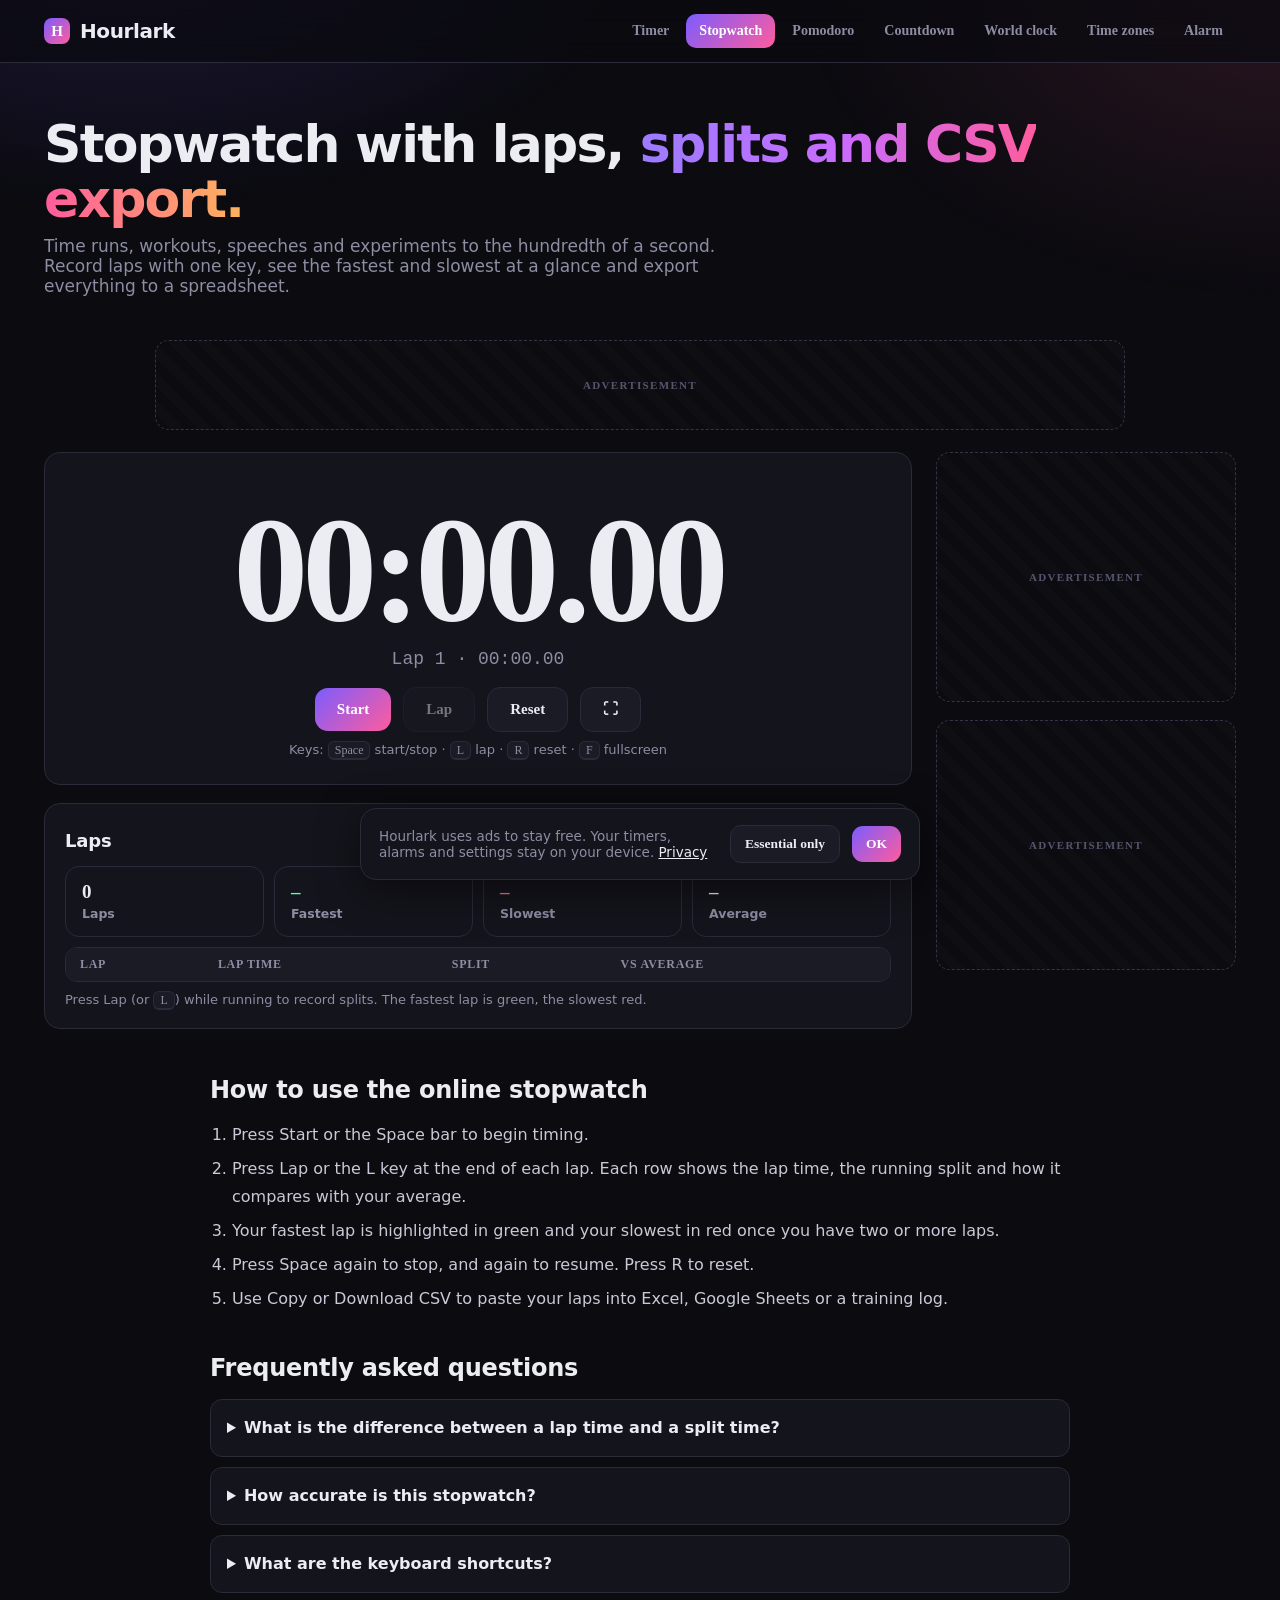
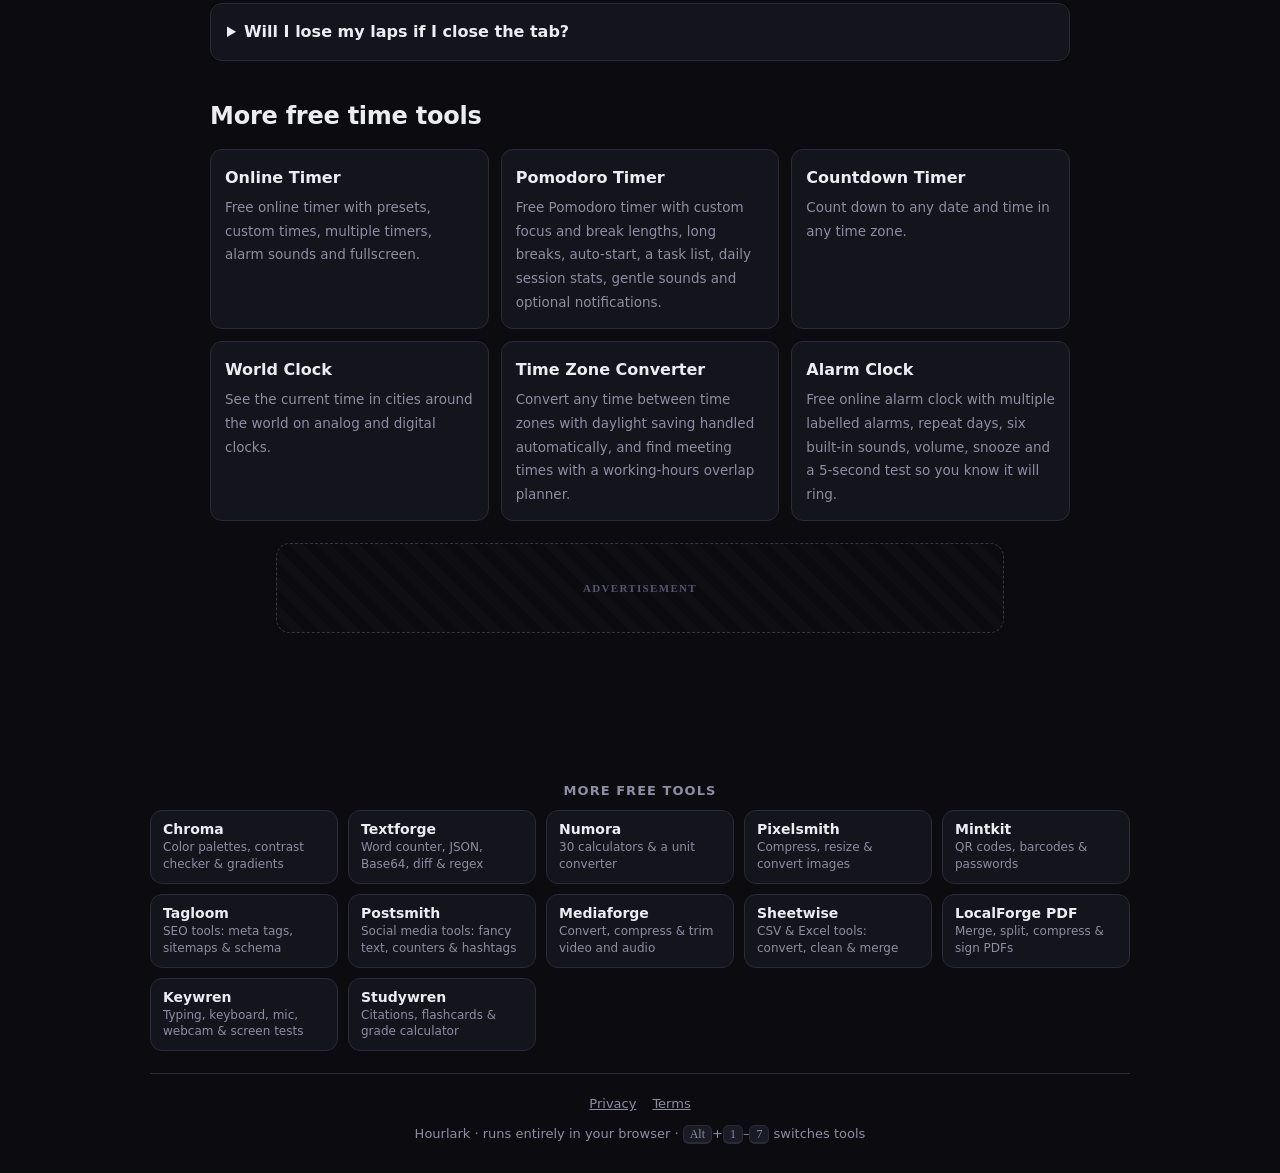
<file: stopwatch/index.html>
<!DOCTYPE html>
<html lang="en">
<head>
<meta charset="UTF-8">
<meta http-equiv="Content-Security-Policy" content="default-src 'self'; script-src 'self'; style-src 'self' https://fonts.googleapis.com; font-src https://fonts.gstatic.com; img-src 'self' data: blob:; connect-src 'self'; media-src 'self' blob:; object-src 'none'; base-uri 'self'; form-action 'none'; upgrade-insecure-requests">
<meta name="referrer" content="strict-origin-when-cross-origin">
<meta name="viewport" content="width=device-width, initial-scale=1.0">
<title>Online Stopwatch with Laps &amp; Splits (CSV Export) | Hourlark</title>
<meta name="description" content="Free online stopwatch with lap and split times, fastest and slowest lap highlighting, keyboard shortcuts, fullscreen and CSV export. Accurate to the hundredth.">
<meta name="theme-color" content="#0b0b10">
<link rel="canonical" href="https://cinch2108.github.io/hourlark/stopwatch/">
<link rel="icon" href="data:image/svg+xml,%3Csvg xmlns='http://www.w3.org/2000/svg' viewBox='0 0 32 32'%3E%3Cdefs%3E%3ClinearGradient id='g' x1='0' y1='0' x2='1' y2='1'%3E%3Cstop offset='0' stop-color='%237c5cff'/%3E%3Cstop offset='1' stop-color='%23ff5c9d'/%3E%3C/linearGradient%3E%3C/defs%3E%3Crect width='32' height='32' rx='9' fill='url(%23g)'/%3E%3Ccircle cx='16' cy='16' r='9' fill='none' stroke='%23fff' stroke-width='2.6'/%3E%3Cpath d='M16 10.5V16l3.6 2.4' fill='none' stroke='%23fff' stroke-width='2.6' stroke-linecap='round'/%3E%3C/svg%3E">
<meta property="og:type" content="website">
<meta property="og:site_name" content="Hourlark">
<meta property="og:title" content="Online Stopwatch with Laps &amp; Splits (CSV Export) | Hourlark">
<meta property="og:description" content="Free online stopwatch with lap and split times, fastest and slowest lap highlighting, keyboard shortcuts, fullscreen and CSV export. Accurate to the hundredth.">
<meta property="og:url" content="https://cinch2108.github.io/hourlark/stopwatch/">
<meta name="twitter:card" content="summary_large_image">
<meta name="twitter:title" content="Online Stopwatch with Laps &amp; Splits (CSV Export) | Hourlark">
<meta name="twitter:description" content="Free online stopwatch with lap and split times, fastest and slowest lap highlighting, keyboard shortcuts, fullscreen and CSV export. Accurate to the hundredth.">
<script type="application/ld+json">{"@context":"https://schema.org","@type":"WebApplication","name":"Hourlark","applicationCategory":"UtilitiesApplication","operatingSystem":"Any","browserRequirements":"Requires JavaScript","offers":{"@type":"Offer","price":"0","priceCurrency":"USD"},"description":"Free online timer, stopwatch, Pomodoro timer, countdown to any date, world clock, time zone converter with meeting planner, and alarm clock."}</script>
<link rel="preconnect" href="https://fonts.googleapis.com">
<link rel="preconnect" href="https://fonts.gstatic.com" crossorigin>
<link href="https://fonts.googleapis.com/css2?family=Inter:wght@400;500;600;700;800&family=JetBrains+Mono:wght@400;500;600;700&display=swap" rel="stylesheet">
<link rel="stylesheet" href="../styles.css">
<script type="application/ld+json">{"@context": "https://schema.org", "@type": "FAQPage", "mainEntity": [{"@type": "Question", "name": "What is the difference between a lap time and a split time?", "acceptedAnswer": {"@type": "Answer", "text": "A lap time is how long that single lap took. A split time is the total time from the start up to the end of that lap. Hourlark shows both for every lap."}}, {"@type": "Question", "name": "How accurate is this stopwatch?", "acceptedAnswer": {"@type": "Answer", "text": "It measures elapsed time from your device clock and shows hundredths of a second. Because it uses timestamps instead of counting ticks, it stays accurate in background tabs and over long sessions."}}, {"@type": "Question", "name": "What are the keyboard shortcuts?", "acceptedAnswer": {"@type": "Answer", "text": "Space starts and stops, L records a lap, R resets and F switches to fullscreen. Shortcuts are paused while you type in a text box."}}, {"@type": "Question", "name": "Will I lose my laps if I close the tab?", "acceptedAnswer": {"@type": "Answer", "text": "No. The stopwatch and its laps are saved in your browser, so it keeps running and your laps are still there when you come back. Press Reset to clear them."}}]}</script>
<script type="application/ld+json">{"@context": "https://schema.org", "@type": "BreadcrumbList", "itemListElement": [{"@type": "ListItem", "position": 1, "name": "Hourlark", "item": "https://cinch2108.github.io/hourlark/"}, {"@type": "ListItem", "position": 2, "name": "Online Stopwatch", "item": "https://cinch2108.github.io/hourlark/stopwatch/"}]}</script>
</head>
<body data-view="stopwatch" data-page="stopwatch">
<a class="skip" href="#main">Skip to tool</a>
<header><div class="nav">
  <a class="logo" href="../" aria-label="Hourlark home"><i></i>Hourlark</a>
  <nav class="tabs" id="tabs" aria-label="Tools"><a class="tab" data-p="timer" data-v="timer" data-name="Online Timer" href="../" title="Online Timer (Alt+1)">Timer</a><a class="tab active" data-p="stopwatch" data-v="stopwatch" data-name="Online Stopwatch" href="../stopwatch/" aria-current="page" title="Online Stopwatch (Alt+2)">Stopwatch</a><a class="tab" data-p="pomodoro" data-v="pomodoro" data-name="Pomodoro Timer" href="../pomodoro-timer/" title="Pomodoro Timer (Alt+3)">Pomodoro</a><a class="tab" data-p="countdown" data-v="countdown" data-name="Countdown Timer" href="../countdown/" title="Countdown Timer (Alt+4)">Countdown</a><a class="tab" data-p="worldclock" data-v="worldclock" data-name="World Clock" href="../world-clock/" title="World Clock (Alt+5)">World clock</a><a class="tab" data-p="converter" data-v="converter" data-name="Time Zone Converter" href="../time-zone-converter/" title="Time Zone Converter (Alt+6)">Time zones</a><a class="tab" data-p="alarm" data-v="alarm" data-name="Alarm Clock" href="../alarm-clock/" title="Alarm Clock (Alt+7)">Alarm</a></nav>
</div></header>

<main id="main">
<section class="hero">
  <h1>Stopwatch with laps, <span>splits and CSV export.</span></h1>
  <p>Time runs, workouts, speeches and experiments to the hundredth of a second. Record laps with one key, see the fastest and slowest at a glance and export everything to a spreadsheet.</p>
  <div id="resume" class="resume" hidden></div>
</section>
<!-- AD SLOT: top leaderboard 970x90 (responsive). Paste ad unit inside. -->
<div class="ad ad-leader" id="ad-top" data-ad-slot="top" aria-label="Advertisement"></div>
<div class="layout"><div class="content">

<!-- TIMER -->
<section class="view" id="v-timer" aria-label="Online timer">
  <div class="card">
    <div class="row between"><h2 class="m0">Set a timer</h2><span class="hint">Runs on timestamps, so it stays exact in background tabs.</span></div>
    <div class="chipbar mt2" id="tm-presets" role="group" aria-label="Quick presets">
      <button class="btn" data-act="tm-preset" data-ms="30000">30 sec</button><button class="btn" data-act="tm-preset" data-ms="60000">1 min</button><button class="btn" data-act="tm-preset" data-ms="120000">2 min</button><button class="btn" data-act="tm-preset" data-ms="180000">3 min</button><button class="btn" data-act="tm-preset" data-ms="300000">5 min</button><button class="btn" data-act="tm-preset" data-ms="600000">10 min</button><button class="btn" data-act="tm-preset" data-ms="900000">15 min</button><button class="btn" data-act="tm-preset" data-ms="1200000">20 min</button><button class="btn" data-act="tm-preset" data-ms="1800000">30 min</button><button class="btn" data-act="tm-preset" data-ms="2700000">45 min</button><button class="btn" data-act="tm-preset" data-ms="3600000">1 hour</button><button class="btn" data-act="tm-preset" data-ms="5400000">90 min</button>
    </div>
    <div class="row mt timeset">
      <label class="unit"><input type="number" id="tm-h" min="0" max="99" value="0" inputmode="numeric" aria-label="Hours"><span>h</span></label>
      <label class="unit"><input type="number" id="tm-m" min="0" max="59" value="5" inputmode="numeric" aria-label="Minutes"><span>m</span></label>
      <label class="unit"><input type="number" id="tm-s" min="0" max="59" value="0" inputmode="numeric" aria-label="Seconds"><span>s</span></label>
      <input type="text" id="tm-label" maxlength="40" placeholder="Label (optional)" aria-label="Timer label" autocomplete="off">
      <button class="btn primary" data-act="tm-add" id="tm-add">Start timer</button>
    </div>
    <div class="row mt2"><input type="text" id="tm-quick" maxlength="40" placeholder="Or type: 7m, 1h 30m, 90s, 2:30…" aria-label="Type a duration" autocomplete="off" class="grow"><span class="hint">Press <kbd>Enter</kbd> to start. Up to 12 timers at once.</span></div>
  </div>
  <div class="timers mt" id="tm-list" aria-live="off"></div>
  <div class="card mt">
    <h2>Sound &amp; alerts</h2>
    <div class="row">
      <label class="lbl-inline">Sound <select id="tm-sound" data-sound-select></select></label>
      <label class="lbl-inline">Volume <input type="range" id="tm-vol" min="0" max="100" value="70" aria-label="Volume"></label>
      <button class="btn sm" data-act="test-sound" data-sel="tm-sound" data-vol="tm-vol">▶ Test</button>
      <label class="check"><input type="checkbox" id="tm-loop" checked> Ring until stopped (max 1 min)</label>
    </div>
    <div class="row mt2">
      <label class="check"><input type="checkbox" data-wake> Keep screen awake</label>
      <button class="btn sm" data-act="notify">🔔 Enable notifications</button><span class="pill" data-notify-status>Notifications off</span>
      <span class="hint">Keys: <kbd>Space</kbd> start/pause · <kbd>R</kbd> reset · <kbd>F</kbd> fullscreen (first timer)</span>
    </div>
  </div>
</section>

<!-- STOPWATCH -->
<section class="view active" id="v-stopwatch" aria-label="Stopwatch">
  <div class="card bigcard" id="sw-card">
    <div class="sw-disp mono" id="sw-disp" aria-live="off">00:00.00</div>
    <div class="sw-sub mono" id="sw-lapnow">Lap 1 · 00:00.00</div>
    <div class="row center mt">
      <button class="btn primary big" data-act="sw-toggle" id="sw-toggle">Start</button>
      <button class="btn big" data-act="sw-lap" id="sw-lap" disabled>Lap</button>
      <button class="btn big" data-act="sw-reset" id="sw-reset">Reset</button>
      <button class="btn big" data-act="fs" data-target="sw-card" title="Fullscreen (F)">⛶</button>
    </div>
    <p class="hint center mt2">Keys: <kbd>Space</kbd> start/stop · <kbd>L</kbd> lap · <kbd>R</kbd> reset · <kbd>F</kbd> fullscreen</p>
  </div>
  <div class="card mt">
    <div class="row between"><h2 class="m0">Laps</h2><div class="row tight"><button class="btn sm" data-act="sw-copy">Copy</button><button class="btn sm" data-act="sw-csv">⬇ Export CSV</button></div></div>
    <div class="stats4 mt2"><div class="stat"><b id="sw-n">0</b><span>Laps</span></div><div class="stat"><b id="sw-fast" class="fast">–</b><span>Fastest</span></div><div class="stat"><b id="sw-slow" class="slow">–</b><span>Slowest</span></div><div class="stat"><b id="sw-avg">–</b><span>Average</span></div></div>
    <div class="tablewrap mt2"><table class="laps"><thead><tr><th>Lap</th><th>Lap time</th><th>Split</th><th>vs average</th></tr></thead><tbody id="sw-laps"></tbody></table></div>
    <p class="hint mt2" id="sw-empty">Press Lap (or <kbd>L</kbd>) while running to record splits. The fastest lap is green, the slowest red.</p>
  </div>
</section>

<!-- POMODORO -->
<section class="view" id="v-pomodoro" aria-label="Pomodoro timer">
  <div class="split">
    <div class="card bigcard" id="po-card">
      <div class="seg" id="po-phase" role="group" aria-label="Session type"><button class="on" data-ph="work">Focus</button><button data-ph="short">Short break</button><button data-ph="long">Long break</button></div>
      <div class="ring"><svg viewBox="0 0 220 220" aria-hidden="true"><defs><linearGradient id="po-g" x1="0" y1="0" x2="1" y2="1"><stop offset="0" stop-color="#7c5cff"/><stop offset="1" stop-color="#ff5c9d"/></linearGradient></defs><circle class="ring-bg" cx="110" cy="110" r="100"/><circle class="ring-fg" id="po-arc" cx="110" cy="110" r="100"/></svg>
        <div class="ring-in"><div class="mono po-time" id="po-time">25:00</div><div class="hint" id="po-label">Focus · session 1 of 4</div></div></div>
      <div class="row center">
        <button class="btn primary big" data-act="po-toggle" id="po-toggle">Start</button>
        <button class="btn big" data-act="po-reset">Reset</button>
        <button class="btn big" data-act="po-skip">Skip ⏭</button>
        <button class="btn big" data-act="fs" data-target="po-card" title="Fullscreen">⛶</button>
      </div>
      <p class="hint center mt2" id="po-task-now">Pick a task on the right to track sessions per task.</p>
    </div>
    <div class="card">
      <h2>Today</h2>
      <div class="stats"><div class="stat hero-stat"><b id="po-today">0</b><span>Focus sessions</span></div><div class="stat"><b id="po-mins">0</b><span>Focus minutes</span></div></div>
      <div class="week mt2" id="po-week" aria-label="Last 7 days"></div>
      <h2 class="mt">Tasks</h2>
      <div class="row tight"><input type="text" id="po-task-in" maxlength="120" placeholder="What are you working on?" aria-label="New task" class="grow" autocomplete="off"><button class="btn" data-act="po-task-add">Add</button></div>
      <ul class="tasks mt2" id="po-tasks"></ul>
    </div>
  </div>
  <div class="card mt">
    <h2>Settings</h2>
    <div class="setgrid">
      <label><span class="lbl">Focus (min)</span><input type="number" id="po-work" min="1" max="180" value="25"></label>
      <label><span class="lbl">Short break</span><input type="number" id="po-short" min="1" max="60" value="5"></label>
      <label><span class="lbl">Long break</span><input type="number" id="po-long" min="1" max="120" value="15"></label>
      <label><span class="lbl">Long break every</span><input type="number" id="po-every" min="1" max="12" value="4"></label>
    </div>
    <div class="row mt">
      <label class="check"><input type="checkbox" id="po-auto-break" checked> Auto-start breaks</label>
      <label class="check"><input type="checkbox" id="po-auto-work"> Auto-start focus</label>
      <label class="lbl-inline">Sound <select id="po-sound" data-sound-select></select></label>
      <label class="lbl-inline">Volume <input type="range" id="po-vol" min="0" max="100" value="70" aria-label="Volume"></label>
      <button class="btn sm" data-act="test-sound" data-sel="po-sound" data-vol="po-vol">▶ Test</button>
    </div>
    <div class="row mt2"><label class="check"><input type="checkbox" data-wake> Keep screen awake</label><button class="btn sm" data-act="notify">🔔 Enable notifications</button><span class="pill" data-notify-status>Notifications off</span><span class="hint">Keys: <kbd>Space</kbd> start/pause · <kbd>S</kbd> skip · <kbd>R</kbd> reset</span></div>
  </div>
</section>

<!-- COUNTDOWN -->
<section class="view" id="v-countdown" aria-label="Countdown to a date">
  <div class="card bigcard cd" id="cd-card">
    <div class="cd-title" id="cd-title">New Year</div>
    <div class="cd-grid" aria-live="off"><div><b class="mono" id="cd-d">0</b><span>Days</span></div><div><b class="mono" id="cd-h">00</b><span>Hours</span></div><div><b class="mono" id="cd-m">00</b><span>Minutes</span></div><div><b class="mono" id="cd-s">00</b><span>Seconds</span></div></div>
    <div class="hint center" id="cd-when"></div>
    <div class="row center mt"><button class="btn primary" data-act="cd-share">🔗 Copy share link</button><button class="btn" data-act="fs" data-target="cd-card">⛶ Fullscreen</button><label class="check"><input type="checkbox" data-wake> Keep screen awake</label></div>
  </div>
  <div class="grid2 mt">
    <div class="card">
      <h2>Your event</h2>
      <label class="lbl" for="cd-name">Event name</label><input type="text" id="cd-name" maxlength="80" placeholder="My birthday, launch day, vacation…" class="full" autocomplete="off">
      <div class="row mt2">
        <label><span class="lbl">Date</span><input type="date" id="cd-date" min="1900-01-01" max="2300-12-31"></label>
        <label><span class="lbl">Time</span><input type="time" id="cd-time" value="00:00"></label>
      </div>
      <label class="lbl mt2" for="cd-zone">Time zone</label><select id="cd-zone" class="full" data-zone-select></select>
      <p class="hint mt2" id="cd-note"></p>
    </div>
    <div class="card"><h2>Popular countdowns</h2><div class="chipbar" id="cd-presets"></div><p class="hint mt2">Dates are worked out live for the next occurrence, so Easter, Thanksgiving and Mother’s Day are always right.</p></div>
  </div>
</section>

<!-- WORLD CLOCK -->
<section class="view" id="v-worldclock" aria-label="World clock">
  <div class="card">
    <div class="row">
      <div class="search grow"><input type="text" id="wc-q" role="combobox" aria-autocomplete="list" aria-expanded="false" aria-controls="wc-sug" maxlength="60" placeholder="Add a city, country or time zone (e.g. Tokyo, India, PST)…" autocomplete="off"><ul class="sug" id="wc-sug" role="listbox" hidden></ul></div>
      <div class="seg" data-h12-toggle role="group" aria-label="Clock format"><button data-h12="1">12h</button><button data-h12="0">24h</button></div>
      <div class="seg" id="wc-face" role="group" aria-label="Clock face"><button data-face="both">Both</button><button data-face="analog">Analog</button><button data-face="digital">Digital</button></div>
    </div>
  </div>
  <div class="clocks mt" id="wc-list"></div>
  <p class="hint mt2">☀ day · ◐ twilight · ☾ night, worked out from each city’s real sun position. Your clocks are saved in this browser.</p>
</section>

<!-- TIME ZONE CONVERTER -->
<section class="view" id="v-converter" aria-label="Time zone converter and meeting planner">
  <div class="card">
    <div class="row">
      <label><span class="lbl">Date &amp; time</span><input type="datetime-local" id="tz-dt"></label>
      <label class="grow"><span class="lbl">In time zone</span><select id="tz-base" class="full" data-zone-select></select></label>
      <button class="btn" data-act="tz-now">Now</button>
      <div class="seg" data-h12-toggle role="group" aria-label="Clock format"><button data-h12="1">12h</button><button data-h12="0">24h</button></div>
    </div>
    <p class="hint mt2" id="tz-note"></p>
    <div class="tzrows mt2" id="tz-rows"></div>
    <div class="row mt2">
      <div class="search grow"><input type="text" id="tz-q" role="combobox" aria-autocomplete="list" aria-expanded="false" aria-controls="tz-sug" maxlength="60" placeholder="Add a city or time zone to compare…" autocomplete="off"><ul class="sug" id="tz-sug" role="listbox" hidden></ul></div>
      <button class="btn primary" data-act="tz-share">🔗 Copy share link</button>
    </div>
  </div>
  <div class="card mt">
    <div class="row between"><h2 class="m0">Meeting planner</h2>
      <div class="row tight"><label class="lbl-inline">Working hours <select id="tz-ws" aria-label="Work day starts"></select></label><span class="hint">to</span><select id="tz-we" aria-label="Work day ends"></select></div></div>
    <p class="hint mt2" id="tz-best"></p>
    <div class="planner mt2" id="tz-plan"></div>
    <p class="hint mt2"><span class="key w"></span> working hours <span class="key e"></span> early/evening <span class="key n"></span> night · Click an hour to pick it.</p>
  </div>
</section>

<!-- ALARM -->
<section class="view" id="v-alarm" aria-label="Alarm clock">
  <div class="card bigcard" id="al-card">
    <div class="row between"><div><div class="al-now mono" id="al-now">--:--:--</div><div class="hint" id="al-date"></div></div>
      <div class="seg" data-h12-toggle role="group" aria-label="Clock format"><button data-h12="1">12h</button><button data-h12="0">24h</button></div></div>
    <p class="note mt2">⚠ Keep this tab open, your computer awake and the volume up. Browsers can’t ring alarms from a closed tab. Alarms also ring while you use the other Hourlark tools.</p>
  </div>
  <div class="grid2 mt">
    <div class="card">
      <h2>New alarm</h2>
      <div class="row"><label><span class="lbl">Time</span><input type="time" id="al-time" value="07:00"></label><label class="grow"><span class="lbl">Label</span><input type="text" id="al-label" maxlength="40" placeholder="Wake up" class="full" autocomplete="off"></label></div>
      <span class="lbl mt2">Repeat (none = once)</span>
      <div class="days" id="al-days" role="group" aria-label="Repeat days"><button data-d="1" aria-pressed="false">Mo</button><button data-d="2" aria-pressed="false">Tu</button><button data-d="3" aria-pressed="false">We</button><button data-d="4" aria-pressed="false">Th</button><button data-d="5" aria-pressed="false">Fr</button><button data-d="6" aria-pressed="false">Sa</button><button data-d="0" aria-pressed="false">Su</button></div>
      <div class="row mt2">
        <label class="lbl-inline">Sound <select id="al-sound" data-sound-select></select></label>
        <label class="lbl-inline">Volume <input type="range" id="al-vol" min="0" max="100" value="80" aria-label="Volume"></label>
        <label class="lbl-inline">Snooze <select id="al-snooze"><option value="5">5 min</option><option value="9" selected>9 min</option><option value="10">10 min</option><option value="15">15 min</option></select></label>
      </div>
      <div class="row mt">
        <button class="btn primary" data-act="al-add">Add alarm</button>
        <button class="btn" data-act="test-sound" data-sel="al-sound" data-vol="al-vol">▶ Preview sound</button>
        <button class="btn" data-act="al-test" id="al-test">Test: ring in 5 s</button>
      </div>
      <div class="row mt2"><label class="check"><input type="checkbox" data-wake> Keep screen awake</label><button class="btn sm" data-act="notify">🔔 Enable notifications</button><span class="pill" data-notify-status>Notifications off</span></div>
    </div>
    <div class="card"><h2>Your alarms</h2><div class="alarms" id="al-list"></div><p class="hint" id="al-empty">No alarms yet.</p></div>
  </div>
</section>

</div>
<aside class="rail"><!-- AD SLOTS: sticky sidebar 300x250 x2 -->
<div class="ad ad-rect" id="ad-side-1" data-ad-slot="side-1" aria-label="Advertisement"></div><div class="ad ad-rect" id="ad-side-2" data-ad-slot="side-2" aria-label="Advertisement"></div></aside>
</div>
<article class="seo">
<h2>How to use the online stopwatch</h2>
<ol><li>Press Start or the Space bar to begin timing.</li><li>Press Lap or the L key at the end of each lap. Each row shows the lap time, the running split and how it compares with your average.</li><li>Your fastest lap is highlighted in green and your slowest in red once you have two or more laps.</li><li>Press Space again to stop, and again to resume. Press R to reset.</li><li>Use Copy or Download CSV to paste your laps into Excel, Google Sheets or a training log.</li></ol>
<h2>Frequently asked questions</h2>
<details><summary>What is the difference between a lap time and a split time?</summary><p>A lap time is how long that single lap took. A split time is the total time from the start up to the end of that lap. Hourlark shows both for every lap.</p></details><details><summary>How accurate is this stopwatch?</summary><p>It measures elapsed time from your device clock and shows hundredths of a second. Because it uses timestamps instead of counting ticks, it stays accurate in background tabs and over long sessions.</p></details><details><summary>What are the keyboard shortcuts?</summary><p>Space starts and stops, L records a lap, R resets and F switches to fullscreen. Shortcuts are paused while you type in a text box.</p></details><details><summary>Will I lose my laps if I close the tab?</summary><p>No. The stopwatch and its laps are saved in your browser, so it keeps running and your laps are still there when you come back. Press Reset to clear them.</p></details>
<h2>More free time tools</h2>
<div class="toollinks"><a href="../">Online Timer<span>Free online timer with presets, custom times, multiple timers, alarm sounds and fullscreen.</span></a><a href="../pomodoro-timer/">Pomodoro Timer<span>Free Pomodoro timer with custom focus and break lengths, long breaks, auto-start, a task list, daily session stats, gentle sounds and optional notifications.</span></a><a href="../countdown/">Countdown Timer<span>Count down to any date and time in any time zone.</span></a><a href="../world-clock/">World Clock<span>See the current time in cities around the world on analog and digital clocks.</span></a><a href="../time-zone-converter/">Time Zone Converter<span>Convert any time between time zones with daylight saving handled automatically, and find meeting times with a working-hours overlap planner.</span></a><a href="../alarm-clock/">Alarm Clock<span>Free online alarm clock with multiple labelled alarms, repeat days, six built-in sounds, volume, snooze and a 5-second test so you know it will ring.</span></a></div>
</article>
<!-- AD SLOT: footer 728x90 -->
<div class="ad ad-foot" id="ad-foot" data-ad-slot="foot" aria-label="Advertisement"></div>
</main>
<div class="ringer" id="ringer" role="alertdialog" aria-modal="true" aria-labelledby="rg-title" hidden>
  <div class="ringbox"><div class="bell" aria-hidden="true">⏰</div><h2 id="rg-title">Time’s up</h2><p class="mono" id="rg-sub"></p><p class="hint" id="rg-more"></p>
  <div class="row center mt"><button class="btn primary big" id="rg-stop">Stop</button><button class="btn big" id="rg-snooze" hidden>Snooze</button></div><p class="hint mt2"><kbd>Esc</kbd> stops the sound</p></div>
</div>
<div class="toast" id="toast" role="status" aria-live="polite"></div>
<div class="consent" id="consent" role="dialog" aria-label="Cookie notice"><span>Hourlark uses ads to stay free. Your timers, alarms and settings stay on your device. <a href="../privacy.html">Privacy</a></span><button class="btn" id="c-no">Essential only</button><button class="btn primary" id="c-yes">OK</button></div>
<footer><!--team--><nav class="more-tools" aria-label="More free tools"><h2>More free tools</h2><ul><li><a href="https://cinch2108.github.io/chroma/" rel="noopener">Chroma</a><span>Color palettes, contrast checker &amp; gradients</span></li><li><a href="https://cinch2108.github.io/textforge/" rel="noopener">Textforge</a><span>Word counter, JSON, Base64, diff &amp; regex</span></li><li><a href="https://cinch2108.github.io/numora/" rel="noopener">Numora</a><span>30 calculators &amp; a unit converter</span></li><li><a href="https://cinch2108.github.io/pixelsmith/" rel="noopener">Pixelsmith</a><span>Compress, resize &amp; convert images</span></li><li><a href="https://cinch2108.github.io/mintkit/" rel="noopener">Mintkit</a><span>QR codes, barcodes &amp; passwords</span></li><li><a href="https://cinch2108.github.io/tagloom/" rel="noopener">Tagloom</a><span>SEO tools: meta tags, sitemaps &amp; schema</span></li><li><a href="https://cinch2108.github.io/postsmith/" rel="noopener">Postsmith</a><span>Social media tools: fancy text, counters &amp; hashtags</span></li><li><a href="https://cinch2108.github.io/mediaforge/" rel="noopener">Mediaforge</a><span>Convert, compress &amp; trim video and audio</span></li><li><a href="https://cinch2108.github.io/datakit/" rel="noopener">Sheetwise</a><span>CSV &amp; Excel tools: convert, clean &amp; merge</span></li><li><a href="https://cinch2108.github.io/" rel="noopener">LocalForge PDF</a><span>Merge, split, compress &amp; sign PDFs</span></li><li><a href="https://cinch2108.github.io/keywren/" rel="noopener">Keywren</a><span>Typing, keyboard, mic, webcam &amp; screen tests</span></li><li><a href="https://cinch2108.github.io/studywren/" rel="noopener">Studywren</a><span>Citations, flashcards &amp; grade calculator</span></li></ul></nav><!--/team--><div class="footlinks"><a href="../privacy.html">Privacy</a><a href="../terms.html">Terms</a></div><br>Hourlark · runs entirely in your browser · <kbd>Alt</kbd>+<kbd>1</kbd>–<kbd>7</kbd> switches tools</footer>

<script src="../app.js" defer></script>
</body>
</html>
</file>
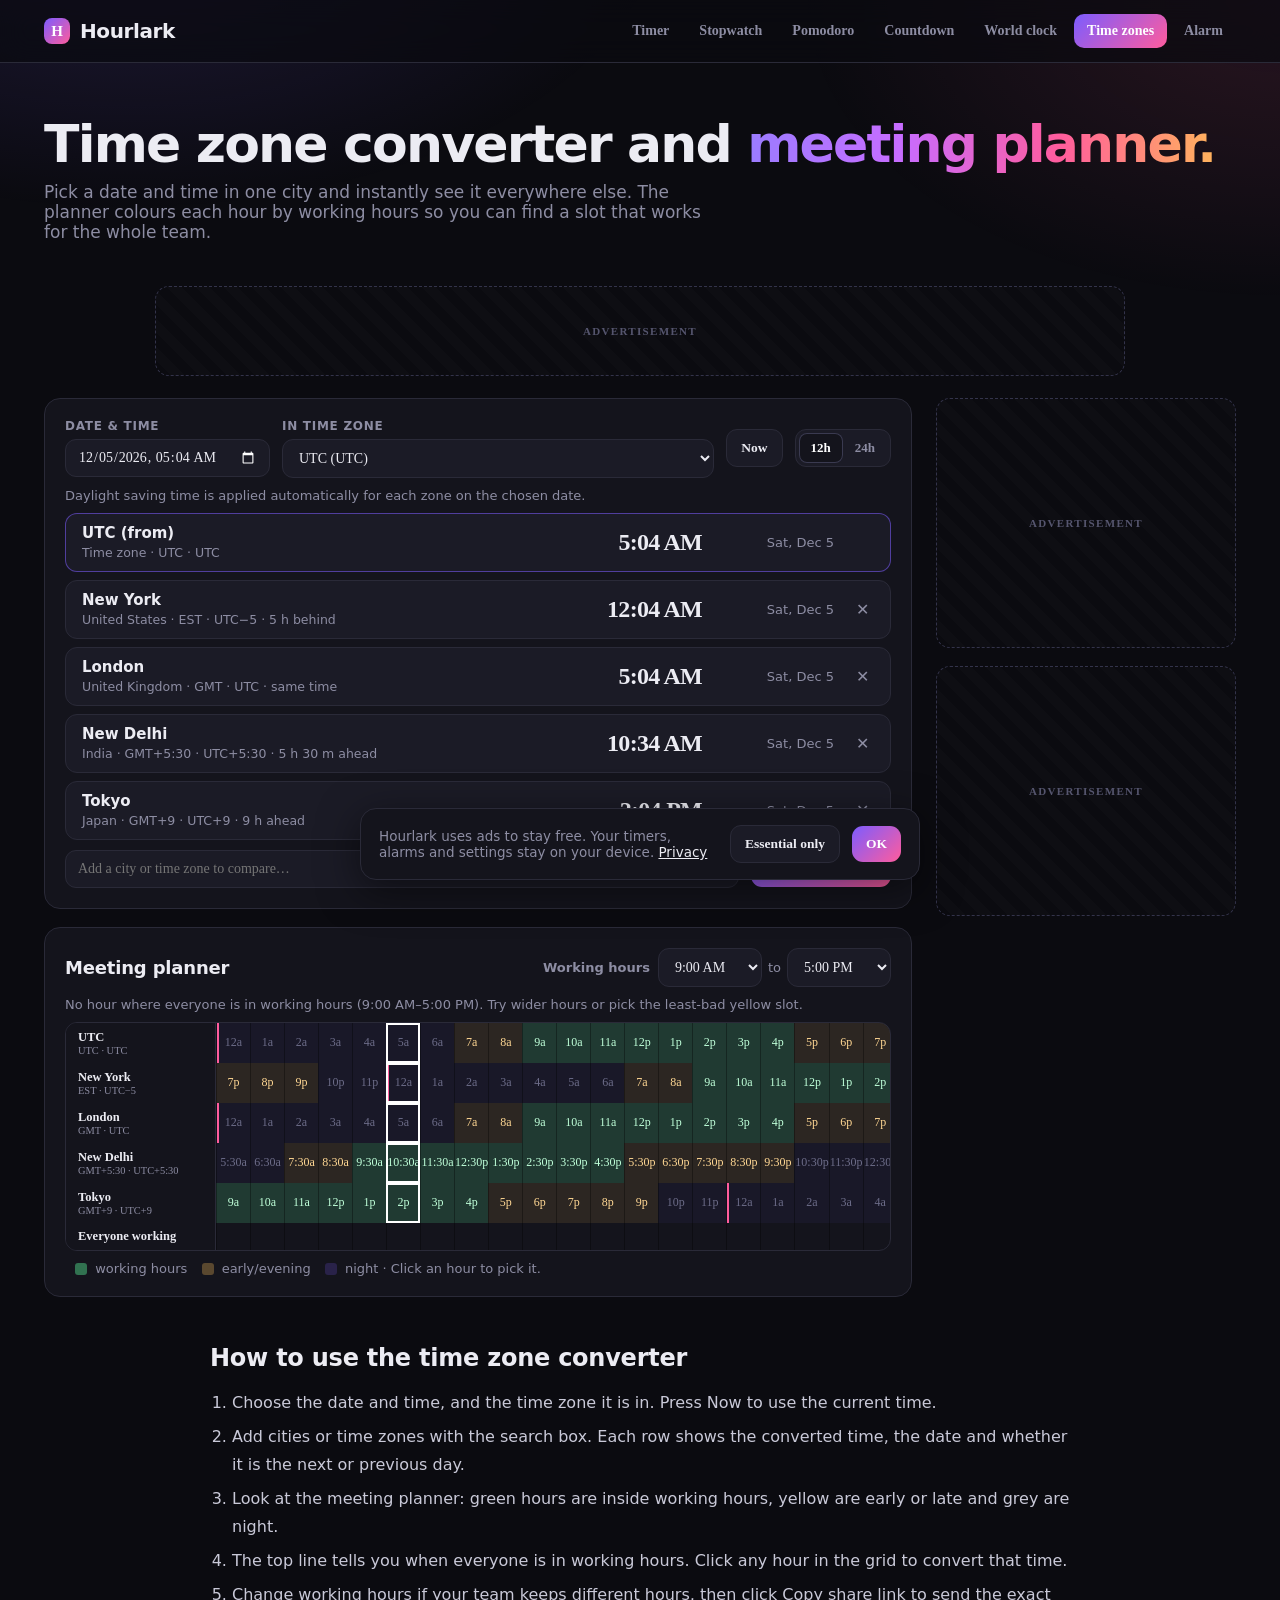
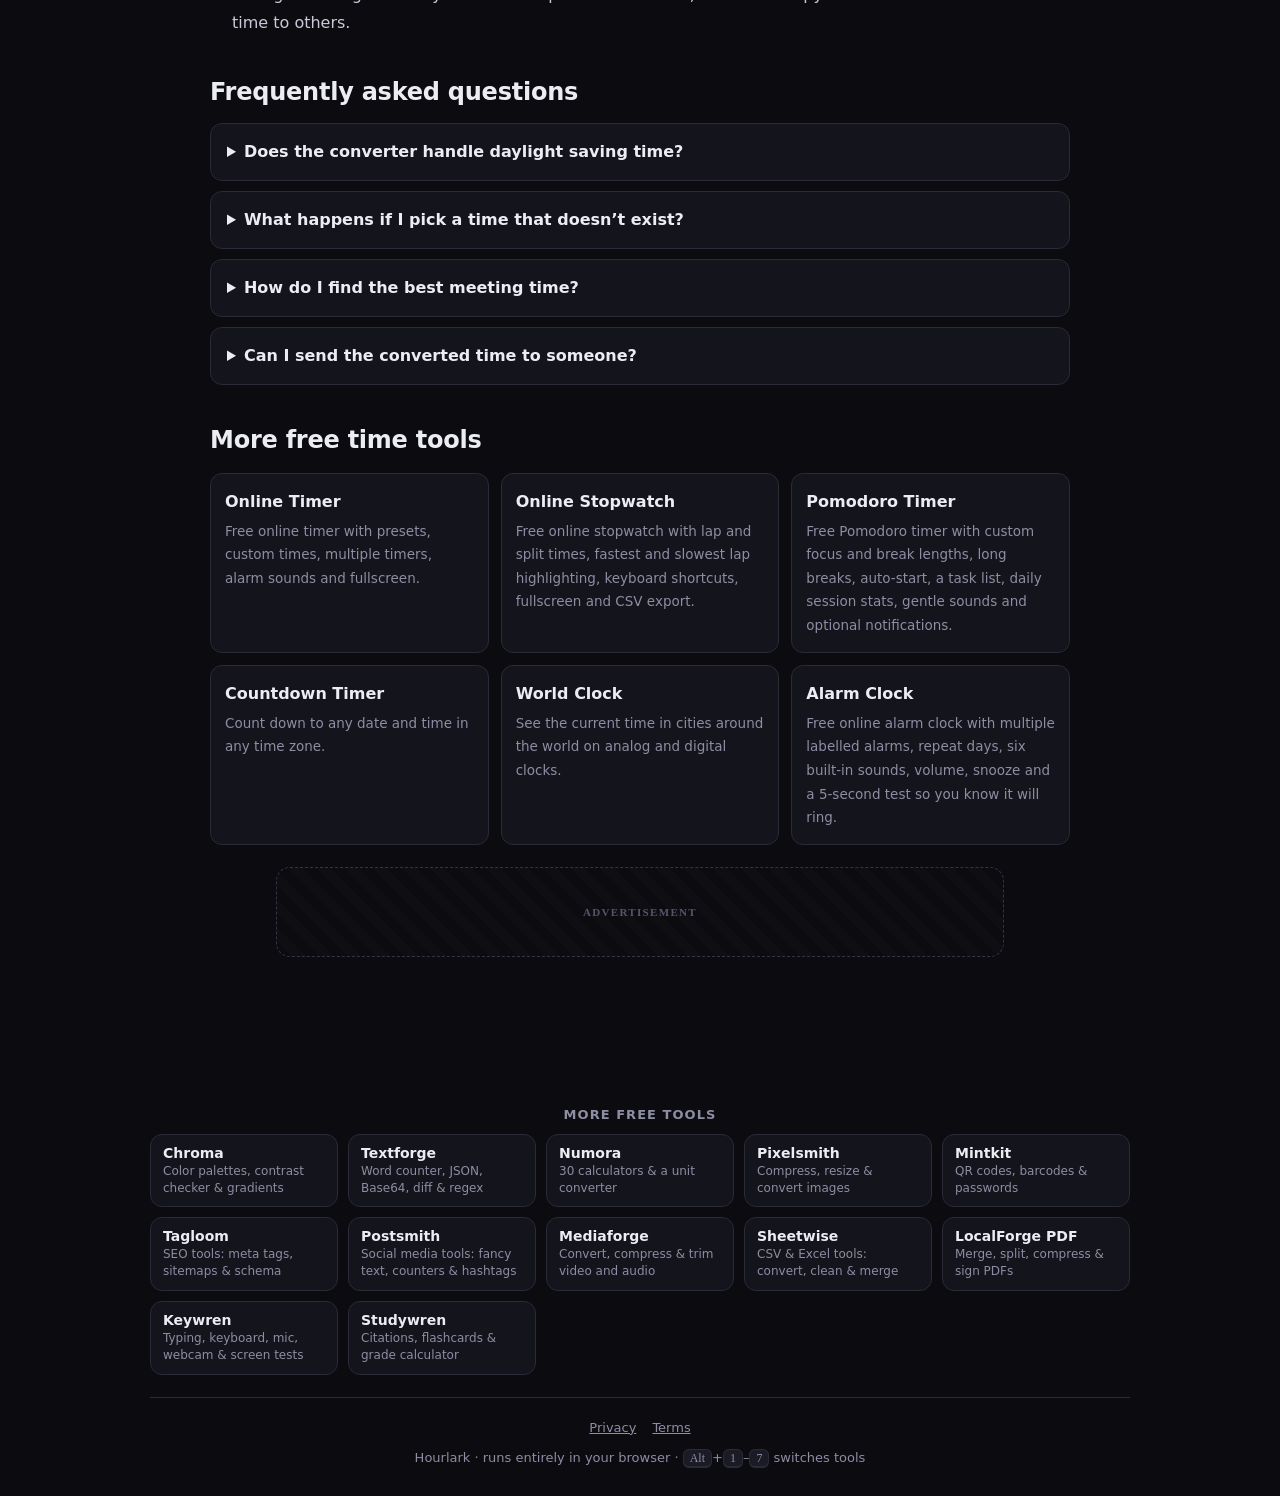
<file: time-zone-converter/index.html>
<!DOCTYPE html>
<html lang="en">
<head>
<meta charset="UTF-8">
<meta http-equiv="Content-Security-Policy" content="default-src 'self'; script-src 'self'; style-src 'self' https://fonts.googleapis.com; font-src https://fonts.gstatic.com; img-src 'self' data: blob:; connect-src 'self'; media-src 'self' blob:; object-src 'none'; base-uri 'self'; form-action 'none'; upgrade-insecure-requests">
<meta name="referrer" content="strict-origin-when-cross-origin">
<meta name="viewport" content="width=device-width, initial-scale=1.0">
<title>Time Zone Converter &amp; Meeting Planner (DST Aware) | Hourlark</title>
<meta name="description" content="Convert any time between time zones with daylight saving handled automatically, and find meeting times with a working-hours overlap planner. Free share links.">
<meta name="theme-color" content="#0b0b10">
<link rel="canonical" href="https://cinch2108.github.io/hourlark/time-zone-converter/">
<link rel="icon" href="data:image/svg+xml,%3Csvg xmlns='http://www.w3.org/2000/svg' viewBox='0 0 32 32'%3E%3Cdefs%3E%3ClinearGradient id='g' x1='0' y1='0' x2='1' y2='1'%3E%3Cstop offset='0' stop-color='%237c5cff'/%3E%3Cstop offset='1' stop-color='%23ff5c9d'/%3E%3C/linearGradient%3E%3C/defs%3E%3Crect width='32' height='32' rx='9' fill='url(%23g)'/%3E%3Ccircle cx='16' cy='16' r='9' fill='none' stroke='%23fff' stroke-width='2.6'/%3E%3Cpath d='M16 10.5V16l3.6 2.4' fill='none' stroke='%23fff' stroke-width='2.6' stroke-linecap='round'/%3E%3C/svg%3E">
<meta property="og:type" content="website">
<meta property="og:site_name" content="Hourlark">
<meta property="og:title" content="Time Zone Converter &amp; Meeting Planner (DST Aware) | Hourlark">
<meta property="og:description" content="Convert any time between time zones with daylight saving handled automatically, and find meeting times with a working-hours overlap planner. Free share links.">
<meta property="og:url" content="https://cinch2108.github.io/hourlark/time-zone-converter/">
<meta name="twitter:card" content="summary_large_image">
<meta name="twitter:title" content="Time Zone Converter &amp; Meeting Planner (DST Aware) | Hourlark">
<meta name="twitter:description" content="Convert any time between time zones with daylight saving handled automatically, and find meeting times with a working-hours overlap planner. Free share links.">
<script type="application/ld+json">{"@context":"https://schema.org","@type":"WebApplication","name":"Hourlark","applicationCategory":"UtilitiesApplication","operatingSystem":"Any","browserRequirements":"Requires JavaScript","offers":{"@type":"Offer","price":"0","priceCurrency":"USD"},"description":"Free online timer, stopwatch, Pomodoro timer, countdown to any date, world clock, time zone converter with meeting planner, and alarm clock."}</script>
<link rel="preconnect" href="https://fonts.googleapis.com">
<link rel="preconnect" href="https://fonts.gstatic.com" crossorigin>
<link href="https://fonts.googleapis.com/css2?family=Inter:wght@400;500;600;700;800&family=JetBrains+Mono:wght@400;500;600;700&display=swap" rel="stylesheet">
<link rel="stylesheet" href="../styles.css">
<script type="application/ld+json">{"@context": "https://schema.org", "@type": "FAQPage", "mainEntity": [{"@type": "Question", "name": "Does the converter handle daylight saving time?", "acceptedAnswer": {"@type": "Answer", "text": "Yes, for the exact date you choose. For example, New York is normally 5 hours behind London, but for a few weeks in March and late October/early November the gap is 4 hours because the US and UK change their clocks on different dates. Hourlark gets this right automatically."}}, {"@type": "Question", "name": "What happens if I pick a time that doesn’t exist?", "acceptedAnswer": {"@type": "Answer", "text": "When clocks spring forward, an hour is skipped (for example 2:30 AM in New York on March 8, 2026). Hourlark warns you and moves the time forward to the first valid moment. When clocks fall back and a time happens twice, it uses the first one and tells you."}}, {"@type": "Question", "name": "How do I find the best meeting time?", "acceptedAnswer": {"@type": "Answer", "text": "Add everyone’s city and look for the column where all rows are green. Hourlark lists those ranges for you. If there is no full overlap, pick the slot with the most green and the fewest grey cells."}}, {"@type": "Question", "name": "Can I send the converted time to someone?", "acceptedAnswer": {"@type": "Answer", "text": "Yes. Copy share link creates a URL with the date, time and zones. When someone opens it, they see the same moment converted into all the listed zones."}}]}</script>
<script type="application/ld+json">{"@context": "https://schema.org", "@type": "BreadcrumbList", "itemListElement": [{"@type": "ListItem", "position": 1, "name": "Hourlark", "item": "https://cinch2108.github.io/hourlark/"}, {"@type": "ListItem", "position": 2, "name": "Time Zone Converter", "item": "https://cinch2108.github.io/hourlark/time-zone-converter/"}]}</script>
</head>
<body data-view="converter" data-page="converter">
<a class="skip" href="#main">Skip to tool</a>
<header><div class="nav">
  <a class="logo" href="../" aria-label="Hourlark home"><i></i>Hourlark</a>
  <nav class="tabs" id="tabs" aria-label="Tools"><a class="tab" data-p="timer" data-v="timer" data-name="Online Timer" href="../" title="Online Timer (Alt+1)">Timer</a><a class="tab" data-p="stopwatch" data-v="stopwatch" data-name="Online Stopwatch" href="../stopwatch/" title="Online Stopwatch (Alt+2)">Stopwatch</a><a class="tab" data-p="pomodoro" data-v="pomodoro" data-name="Pomodoro Timer" href="../pomodoro-timer/" title="Pomodoro Timer (Alt+3)">Pomodoro</a><a class="tab" data-p="countdown" data-v="countdown" data-name="Countdown Timer" href="../countdown/" title="Countdown Timer (Alt+4)">Countdown</a><a class="tab" data-p="worldclock" data-v="worldclock" data-name="World Clock" href="../world-clock/" title="World Clock (Alt+5)">World clock</a><a class="tab active" data-p="converter" data-v="converter" data-name="Time Zone Converter" href="../time-zone-converter/" aria-current="page" title="Time Zone Converter (Alt+6)">Time zones</a><a class="tab" data-p="alarm" data-v="alarm" data-name="Alarm Clock" href="../alarm-clock/" title="Alarm Clock (Alt+7)">Alarm</a></nav>
</div></header>

<main id="main">
<section class="hero">
  <h1>Time zone converter and <span>meeting planner.</span></h1>
  <p>Pick a date and time in one city and instantly see it everywhere else. The planner colours each hour by working hours so you can find a slot that works for the whole team.</p>
  <div id="resume" class="resume" hidden></div>
</section>
<!-- AD SLOT: top leaderboard 970x90 (responsive). Paste ad unit inside. -->
<div class="ad ad-leader" id="ad-top" data-ad-slot="top" aria-label="Advertisement"></div>
<div class="layout"><div class="content">

<!-- TIMER -->
<section class="view" id="v-timer" aria-label="Online timer">
  <div class="card">
    <div class="row between"><h2 class="m0">Set a timer</h2><span class="hint">Runs on timestamps, so it stays exact in background tabs.</span></div>
    <div class="chipbar mt2" id="tm-presets" role="group" aria-label="Quick presets">
      <button class="btn" data-act="tm-preset" data-ms="30000">30 sec</button><button class="btn" data-act="tm-preset" data-ms="60000">1 min</button><button class="btn" data-act="tm-preset" data-ms="120000">2 min</button><button class="btn" data-act="tm-preset" data-ms="180000">3 min</button><button class="btn" data-act="tm-preset" data-ms="300000">5 min</button><button class="btn" data-act="tm-preset" data-ms="600000">10 min</button><button class="btn" data-act="tm-preset" data-ms="900000">15 min</button><button class="btn" data-act="tm-preset" data-ms="1200000">20 min</button><button class="btn" data-act="tm-preset" data-ms="1800000">30 min</button><button class="btn" data-act="tm-preset" data-ms="2700000">45 min</button><button class="btn" data-act="tm-preset" data-ms="3600000">1 hour</button><button class="btn" data-act="tm-preset" data-ms="5400000">90 min</button>
    </div>
    <div class="row mt timeset">
      <label class="unit"><input type="number" id="tm-h" min="0" max="99" value="0" inputmode="numeric" aria-label="Hours"><span>h</span></label>
      <label class="unit"><input type="number" id="tm-m" min="0" max="59" value="5" inputmode="numeric" aria-label="Minutes"><span>m</span></label>
      <label class="unit"><input type="number" id="tm-s" min="0" max="59" value="0" inputmode="numeric" aria-label="Seconds"><span>s</span></label>
      <input type="text" id="tm-label" maxlength="40" placeholder="Label (optional)" aria-label="Timer label" autocomplete="off">
      <button class="btn primary" data-act="tm-add" id="tm-add">Start timer</button>
    </div>
    <div class="row mt2"><input type="text" id="tm-quick" maxlength="40" placeholder="Or type: 7m, 1h 30m, 90s, 2:30…" aria-label="Type a duration" autocomplete="off" class="grow"><span class="hint">Press <kbd>Enter</kbd> to start. Up to 12 timers at once.</span></div>
  </div>
  <div class="timers mt" id="tm-list" aria-live="off"></div>
  <div class="card mt">
    <h2>Sound &amp; alerts</h2>
    <div class="row">
      <label class="lbl-inline">Sound <select id="tm-sound" data-sound-select></select></label>
      <label class="lbl-inline">Volume <input type="range" id="tm-vol" min="0" max="100" value="70" aria-label="Volume"></label>
      <button class="btn sm" data-act="test-sound" data-sel="tm-sound" data-vol="tm-vol">▶ Test</button>
      <label class="check"><input type="checkbox" id="tm-loop" checked> Ring until stopped (max 1 min)</label>
    </div>
    <div class="row mt2">
      <label class="check"><input type="checkbox" data-wake> Keep screen awake</label>
      <button class="btn sm" data-act="notify">🔔 Enable notifications</button><span class="pill" data-notify-status>Notifications off</span>
      <span class="hint">Keys: <kbd>Space</kbd> start/pause · <kbd>R</kbd> reset · <kbd>F</kbd> fullscreen (first timer)</span>
    </div>
  </div>
</section>

<!-- STOPWATCH -->
<section class="view" id="v-stopwatch" aria-label="Stopwatch">
  <div class="card bigcard" id="sw-card">
    <div class="sw-disp mono" id="sw-disp" aria-live="off">00:00.00</div>
    <div class="sw-sub mono" id="sw-lapnow">Lap 1 · 00:00.00</div>
    <div class="row center mt">
      <button class="btn primary big" data-act="sw-toggle" id="sw-toggle">Start</button>
      <button class="btn big" data-act="sw-lap" id="sw-lap" disabled>Lap</button>
      <button class="btn big" data-act="sw-reset" id="sw-reset">Reset</button>
      <button class="btn big" data-act="fs" data-target="sw-card" title="Fullscreen (F)">⛶</button>
    </div>
    <p class="hint center mt2">Keys: <kbd>Space</kbd> start/stop · <kbd>L</kbd> lap · <kbd>R</kbd> reset · <kbd>F</kbd> fullscreen</p>
  </div>
  <div class="card mt">
    <div class="row between"><h2 class="m0">Laps</h2><div class="row tight"><button class="btn sm" data-act="sw-copy">Copy</button><button class="btn sm" data-act="sw-csv">⬇ Export CSV</button></div></div>
    <div class="stats4 mt2"><div class="stat"><b id="sw-n">0</b><span>Laps</span></div><div class="stat"><b id="sw-fast" class="fast">–</b><span>Fastest</span></div><div class="stat"><b id="sw-slow" class="slow">–</b><span>Slowest</span></div><div class="stat"><b id="sw-avg">–</b><span>Average</span></div></div>
    <div class="tablewrap mt2"><table class="laps"><thead><tr><th>Lap</th><th>Lap time</th><th>Split</th><th>vs average</th></tr></thead><tbody id="sw-laps"></tbody></table></div>
    <p class="hint mt2" id="sw-empty">Press Lap (or <kbd>L</kbd>) while running to record splits. The fastest lap is green, the slowest red.</p>
  </div>
</section>

<!-- POMODORO -->
<section class="view" id="v-pomodoro" aria-label="Pomodoro timer">
  <div class="split">
    <div class="card bigcard" id="po-card">
      <div class="seg" id="po-phase" role="group" aria-label="Session type"><button class="on" data-ph="work">Focus</button><button data-ph="short">Short break</button><button data-ph="long">Long break</button></div>
      <div class="ring"><svg viewBox="0 0 220 220" aria-hidden="true"><defs><linearGradient id="po-g" x1="0" y1="0" x2="1" y2="1"><stop offset="0" stop-color="#7c5cff"/><stop offset="1" stop-color="#ff5c9d"/></linearGradient></defs><circle class="ring-bg" cx="110" cy="110" r="100"/><circle class="ring-fg" id="po-arc" cx="110" cy="110" r="100"/></svg>
        <div class="ring-in"><div class="mono po-time" id="po-time">25:00</div><div class="hint" id="po-label">Focus · session 1 of 4</div></div></div>
      <div class="row center">
        <button class="btn primary big" data-act="po-toggle" id="po-toggle">Start</button>
        <button class="btn big" data-act="po-reset">Reset</button>
        <button class="btn big" data-act="po-skip">Skip ⏭</button>
        <button class="btn big" data-act="fs" data-target="po-card" title="Fullscreen">⛶</button>
      </div>
      <p class="hint center mt2" id="po-task-now">Pick a task on the right to track sessions per task.</p>
    </div>
    <div class="card">
      <h2>Today</h2>
      <div class="stats"><div class="stat hero-stat"><b id="po-today">0</b><span>Focus sessions</span></div><div class="stat"><b id="po-mins">0</b><span>Focus minutes</span></div></div>
      <div class="week mt2" id="po-week" aria-label="Last 7 days"></div>
      <h2 class="mt">Tasks</h2>
      <div class="row tight"><input type="text" id="po-task-in" maxlength="120" placeholder="What are you working on?" aria-label="New task" class="grow" autocomplete="off"><button class="btn" data-act="po-task-add">Add</button></div>
      <ul class="tasks mt2" id="po-tasks"></ul>
    </div>
  </div>
  <div class="card mt">
    <h2>Settings</h2>
    <div class="setgrid">
      <label><span class="lbl">Focus (min)</span><input type="number" id="po-work" min="1" max="180" value="25"></label>
      <label><span class="lbl">Short break</span><input type="number" id="po-short" min="1" max="60" value="5"></label>
      <label><span class="lbl">Long break</span><input type="number" id="po-long" min="1" max="120" value="15"></label>
      <label><span class="lbl">Long break every</span><input type="number" id="po-every" min="1" max="12" value="4"></label>
    </div>
    <div class="row mt">
      <label class="check"><input type="checkbox" id="po-auto-break" checked> Auto-start breaks</label>
      <label class="check"><input type="checkbox" id="po-auto-work"> Auto-start focus</label>
      <label class="lbl-inline">Sound <select id="po-sound" data-sound-select></select></label>
      <label class="lbl-inline">Volume <input type="range" id="po-vol" min="0" max="100" value="70" aria-label="Volume"></label>
      <button class="btn sm" data-act="test-sound" data-sel="po-sound" data-vol="po-vol">▶ Test</button>
    </div>
    <div class="row mt2"><label class="check"><input type="checkbox" data-wake> Keep screen awake</label><button class="btn sm" data-act="notify">🔔 Enable notifications</button><span class="pill" data-notify-status>Notifications off</span><span class="hint">Keys: <kbd>Space</kbd> start/pause · <kbd>S</kbd> skip · <kbd>R</kbd> reset</span></div>
  </div>
</section>

<!-- COUNTDOWN -->
<section class="view" id="v-countdown" aria-label="Countdown to a date">
  <div class="card bigcard cd" id="cd-card">
    <div class="cd-title" id="cd-title">New Year</div>
    <div class="cd-grid" aria-live="off"><div><b class="mono" id="cd-d">0</b><span>Days</span></div><div><b class="mono" id="cd-h">00</b><span>Hours</span></div><div><b class="mono" id="cd-m">00</b><span>Minutes</span></div><div><b class="mono" id="cd-s">00</b><span>Seconds</span></div></div>
    <div class="hint center" id="cd-when"></div>
    <div class="row center mt"><button class="btn primary" data-act="cd-share">🔗 Copy share link</button><button class="btn" data-act="fs" data-target="cd-card">⛶ Fullscreen</button><label class="check"><input type="checkbox" data-wake> Keep screen awake</label></div>
  </div>
  <div class="grid2 mt">
    <div class="card">
      <h2>Your event</h2>
      <label class="lbl" for="cd-name">Event name</label><input type="text" id="cd-name" maxlength="80" placeholder="My birthday, launch day, vacation…" class="full" autocomplete="off">
      <div class="row mt2">
        <label><span class="lbl">Date</span><input type="date" id="cd-date" min="1900-01-01" max="2300-12-31"></label>
        <label><span class="lbl">Time</span><input type="time" id="cd-time" value="00:00"></label>
      </div>
      <label class="lbl mt2" for="cd-zone">Time zone</label><select id="cd-zone" class="full" data-zone-select></select>
      <p class="hint mt2" id="cd-note"></p>
    </div>
    <div class="card"><h2>Popular countdowns</h2><div class="chipbar" id="cd-presets"></div><p class="hint mt2">Dates are worked out live for the next occurrence, so Easter, Thanksgiving and Mother’s Day are always right.</p></div>
  </div>
</section>

<!-- WORLD CLOCK -->
<section class="view" id="v-worldclock" aria-label="World clock">
  <div class="card">
    <div class="row">
      <div class="search grow"><input type="text" id="wc-q" role="combobox" aria-autocomplete="list" aria-expanded="false" aria-controls="wc-sug" maxlength="60" placeholder="Add a city, country or time zone (e.g. Tokyo, India, PST)…" autocomplete="off"><ul class="sug" id="wc-sug" role="listbox" hidden></ul></div>
      <div class="seg" data-h12-toggle role="group" aria-label="Clock format"><button data-h12="1">12h</button><button data-h12="0">24h</button></div>
      <div class="seg" id="wc-face" role="group" aria-label="Clock face"><button data-face="both">Both</button><button data-face="analog">Analog</button><button data-face="digital">Digital</button></div>
    </div>
  </div>
  <div class="clocks mt" id="wc-list"></div>
  <p class="hint mt2">☀ day · ◐ twilight · ☾ night, worked out from each city’s real sun position. Your clocks are saved in this browser.</p>
</section>

<!-- TIME ZONE CONVERTER -->
<section class="view active" id="v-converter" aria-label="Time zone converter and meeting planner">
  <div class="card">
    <div class="row">
      <label><span class="lbl">Date &amp; time</span><input type="datetime-local" id="tz-dt"></label>
      <label class="grow"><span class="lbl">In time zone</span><select id="tz-base" class="full" data-zone-select></select></label>
      <button class="btn" data-act="tz-now">Now</button>
      <div class="seg" data-h12-toggle role="group" aria-label="Clock format"><button data-h12="1">12h</button><button data-h12="0">24h</button></div>
    </div>
    <p class="hint mt2" id="tz-note"></p>
    <div class="tzrows mt2" id="tz-rows"></div>
    <div class="row mt2">
      <div class="search grow"><input type="text" id="tz-q" role="combobox" aria-autocomplete="list" aria-expanded="false" aria-controls="tz-sug" maxlength="60" placeholder="Add a city or time zone to compare…" autocomplete="off"><ul class="sug" id="tz-sug" role="listbox" hidden></ul></div>
      <button class="btn primary" data-act="tz-share">🔗 Copy share link</button>
    </div>
  </div>
  <div class="card mt">
    <div class="row between"><h2 class="m0">Meeting planner</h2>
      <div class="row tight"><label class="lbl-inline">Working hours <select id="tz-ws" aria-label="Work day starts"></select></label><span class="hint">to</span><select id="tz-we" aria-label="Work day ends"></select></div></div>
    <p class="hint mt2" id="tz-best"></p>
    <div class="planner mt2" id="tz-plan"></div>
    <p class="hint mt2"><span class="key w"></span> working hours <span class="key e"></span> early/evening <span class="key n"></span> night · Click an hour to pick it.</p>
  </div>
</section>

<!-- ALARM -->
<section class="view" id="v-alarm" aria-label="Alarm clock">
  <div class="card bigcard" id="al-card">
    <div class="row between"><div><div class="al-now mono" id="al-now">--:--:--</div><div class="hint" id="al-date"></div></div>
      <div class="seg" data-h12-toggle role="group" aria-label="Clock format"><button data-h12="1">12h</button><button data-h12="0">24h</button></div></div>
    <p class="note mt2">⚠ Keep this tab open, your computer awake and the volume up. Browsers can’t ring alarms from a closed tab. Alarms also ring while you use the other Hourlark tools.</p>
  </div>
  <div class="grid2 mt">
    <div class="card">
      <h2>New alarm</h2>
      <div class="row"><label><span class="lbl">Time</span><input type="time" id="al-time" value="07:00"></label><label class="grow"><span class="lbl">Label</span><input type="text" id="al-label" maxlength="40" placeholder="Wake up" class="full" autocomplete="off"></label></div>
      <span class="lbl mt2">Repeat (none = once)</span>
      <div class="days" id="al-days" role="group" aria-label="Repeat days"><button data-d="1" aria-pressed="false">Mo</button><button data-d="2" aria-pressed="false">Tu</button><button data-d="3" aria-pressed="false">We</button><button data-d="4" aria-pressed="false">Th</button><button data-d="5" aria-pressed="false">Fr</button><button data-d="6" aria-pressed="false">Sa</button><button data-d="0" aria-pressed="false">Su</button></div>
      <div class="row mt2">
        <label class="lbl-inline">Sound <select id="al-sound" data-sound-select></select></label>
        <label class="lbl-inline">Volume <input type="range" id="al-vol" min="0" max="100" value="80" aria-label="Volume"></label>
        <label class="lbl-inline">Snooze <select id="al-snooze"><option value="5">5 min</option><option value="9" selected>9 min</option><option value="10">10 min</option><option value="15">15 min</option></select></label>
      </div>
      <div class="row mt">
        <button class="btn primary" data-act="al-add">Add alarm</button>
        <button class="btn" data-act="test-sound" data-sel="al-sound" data-vol="al-vol">▶ Preview sound</button>
        <button class="btn" data-act="al-test" id="al-test">Test: ring in 5 s</button>
      </div>
      <div class="row mt2"><label class="check"><input type="checkbox" data-wake> Keep screen awake</label><button class="btn sm" data-act="notify">🔔 Enable notifications</button><span class="pill" data-notify-status>Notifications off</span></div>
    </div>
    <div class="card"><h2>Your alarms</h2><div class="alarms" id="al-list"></div><p class="hint" id="al-empty">No alarms yet.</p></div>
  </div>
</section>

</div>
<aside class="rail"><!-- AD SLOTS: sticky sidebar 300x250 x2 -->
<div class="ad ad-rect" id="ad-side-1" data-ad-slot="side-1" aria-label="Advertisement"></div><div class="ad ad-rect" id="ad-side-2" data-ad-slot="side-2" aria-label="Advertisement"></div></aside>
</div>
<article class="seo">
<h2>How to use the time zone converter</h2>
<ol><li>Choose the date and time, and the time zone it is in. Press Now to use the current time.</li><li>Add cities or time zones with the search box. Each row shows the converted time, the date and whether it is the next or previous day.</li><li>Look at the meeting planner: green hours are inside working hours, yellow are early or late and grey are night.</li><li>The top line tells you when everyone is in working hours. Click any hour in the grid to convert that time.</li><li>Change working hours if your team keeps different hours, then click Copy share link to send the exact time to others.</li></ol>
<h2>Frequently asked questions</h2>
<details><summary>Does the converter handle daylight saving time?</summary><p>Yes, for the exact date you choose. For example, New York is normally 5 hours behind London, but for a few weeks in March and late October/early November the gap is 4 hours because the US and UK change their clocks on different dates. Hourlark gets this right automatically.</p></details><details><summary>What happens if I pick a time that doesn’t exist?</summary><p>When clocks spring forward, an hour is skipped (for example 2:30 AM in New York on March 8, 2026). Hourlark warns you and moves the time forward to the first valid moment. When clocks fall back and a time happens twice, it uses the first one and tells you.</p></details><details><summary>How do I find the best meeting time?</summary><p>Add everyone’s city and look for the column where all rows are green. Hourlark lists those ranges for you. If there is no full overlap, pick the slot with the most green and the fewest grey cells.</p></details><details><summary>Can I send the converted time to someone?</summary><p>Yes. Copy share link creates a URL with the date, time and zones. When someone opens it, they see the same moment converted into all the listed zones.</p></details>
<h2>More free time tools</h2>
<div class="toollinks"><a href="../">Online Timer<span>Free online timer with presets, custom times, multiple timers, alarm sounds and fullscreen.</span></a><a href="../stopwatch/">Online Stopwatch<span>Free online stopwatch with lap and split times, fastest and slowest lap highlighting, keyboard shortcuts, fullscreen and CSV export.</span></a><a href="../pomodoro-timer/">Pomodoro Timer<span>Free Pomodoro timer with custom focus and break lengths, long breaks, auto-start, a task list, daily session stats, gentle sounds and optional notifications.</span></a><a href="../countdown/">Countdown Timer<span>Count down to any date and time in any time zone.</span></a><a href="../world-clock/">World Clock<span>See the current time in cities around the world on analog and digital clocks.</span></a><a href="../alarm-clock/">Alarm Clock<span>Free online alarm clock with multiple labelled alarms, repeat days, six built-in sounds, volume, snooze and a 5-second test so you know it will ring.</span></a></div>
</article>
<!-- AD SLOT: footer 728x90 -->
<div class="ad ad-foot" id="ad-foot" data-ad-slot="foot" aria-label="Advertisement"></div>
</main>
<div class="ringer" id="ringer" role="alertdialog" aria-modal="true" aria-labelledby="rg-title" hidden>
  <div class="ringbox"><div class="bell" aria-hidden="true">⏰</div><h2 id="rg-title">Time’s up</h2><p class="mono" id="rg-sub"></p><p class="hint" id="rg-more"></p>
  <div class="row center mt"><button class="btn primary big" id="rg-stop">Stop</button><button class="btn big" id="rg-snooze" hidden>Snooze</button></div><p class="hint mt2"><kbd>Esc</kbd> stops the sound</p></div>
</div>
<div class="toast" id="toast" role="status" aria-live="polite"></div>
<div class="consent" id="consent" role="dialog" aria-label="Cookie notice"><span>Hourlark uses ads to stay free. Your timers, alarms and settings stay on your device. <a href="../privacy.html">Privacy</a></span><button class="btn" id="c-no">Essential only</button><button class="btn primary" id="c-yes">OK</button></div>
<footer><!--team--><nav class="more-tools" aria-label="More free tools"><h2>More free tools</h2><ul><li><a href="https://cinch2108.github.io/chroma/" rel="noopener">Chroma</a><span>Color palettes, contrast checker &amp; gradients</span></li><li><a href="https://cinch2108.github.io/textforge/" rel="noopener">Textforge</a><span>Word counter, JSON, Base64, diff &amp; regex</span></li><li><a href="https://cinch2108.github.io/numora/" rel="noopener">Numora</a><span>30 calculators &amp; a unit converter</span></li><li><a href="https://cinch2108.github.io/pixelsmith/" rel="noopener">Pixelsmith</a><span>Compress, resize &amp; convert images</span></li><li><a href="https://cinch2108.github.io/mintkit/" rel="noopener">Mintkit</a><span>QR codes, barcodes &amp; passwords</span></li><li><a href="https://cinch2108.github.io/tagloom/" rel="noopener">Tagloom</a><span>SEO tools: meta tags, sitemaps &amp; schema</span></li><li><a href="https://cinch2108.github.io/postsmith/" rel="noopener">Postsmith</a><span>Social media tools: fancy text, counters &amp; hashtags</span></li><li><a href="https://cinch2108.github.io/mediaforge/" rel="noopener">Mediaforge</a><span>Convert, compress &amp; trim video and audio</span></li><li><a href="https://cinch2108.github.io/datakit/" rel="noopener">Sheetwise</a><span>CSV &amp; Excel tools: convert, clean &amp; merge</span></li><li><a href="https://cinch2108.github.io/" rel="noopener">LocalForge PDF</a><span>Merge, split, compress &amp; sign PDFs</span></li><li><a href="https://cinch2108.github.io/keywren/" rel="noopener">Keywren</a><span>Typing, keyboard, mic, webcam &amp; screen tests</span></li><li><a href="https://cinch2108.github.io/studywren/" rel="noopener">Studywren</a><span>Citations, flashcards &amp; grade calculator</span></li></ul></nav><!--/team--><div class="footlinks"><a href="../privacy.html">Privacy</a><a href="../terms.html">Terms</a></div><br>Hourlark · runs entirely in your browser · <kbd>Alt</kbd>+<kbd>1</kbd>–<kbd>7</kbd> switches tools</footer>

<script src="../app.js" defer></script>
</body>
</html>
</file>
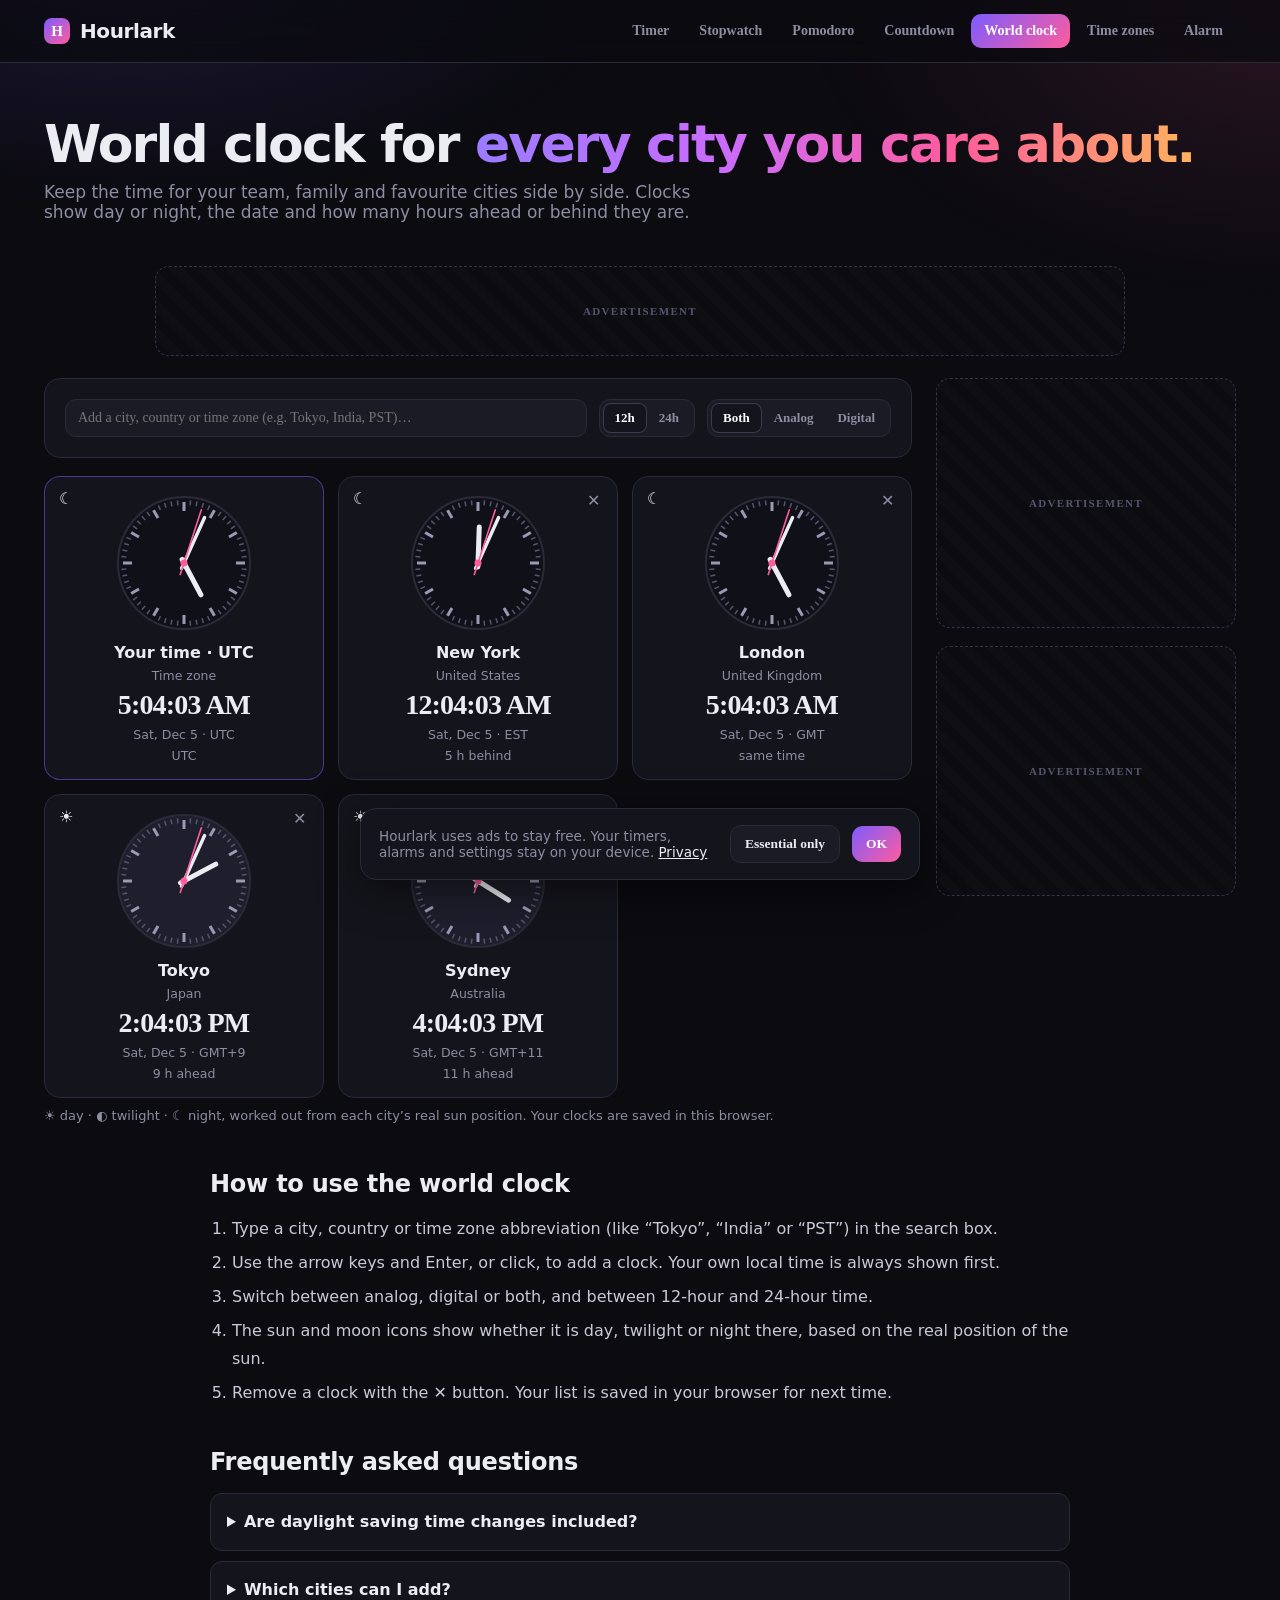
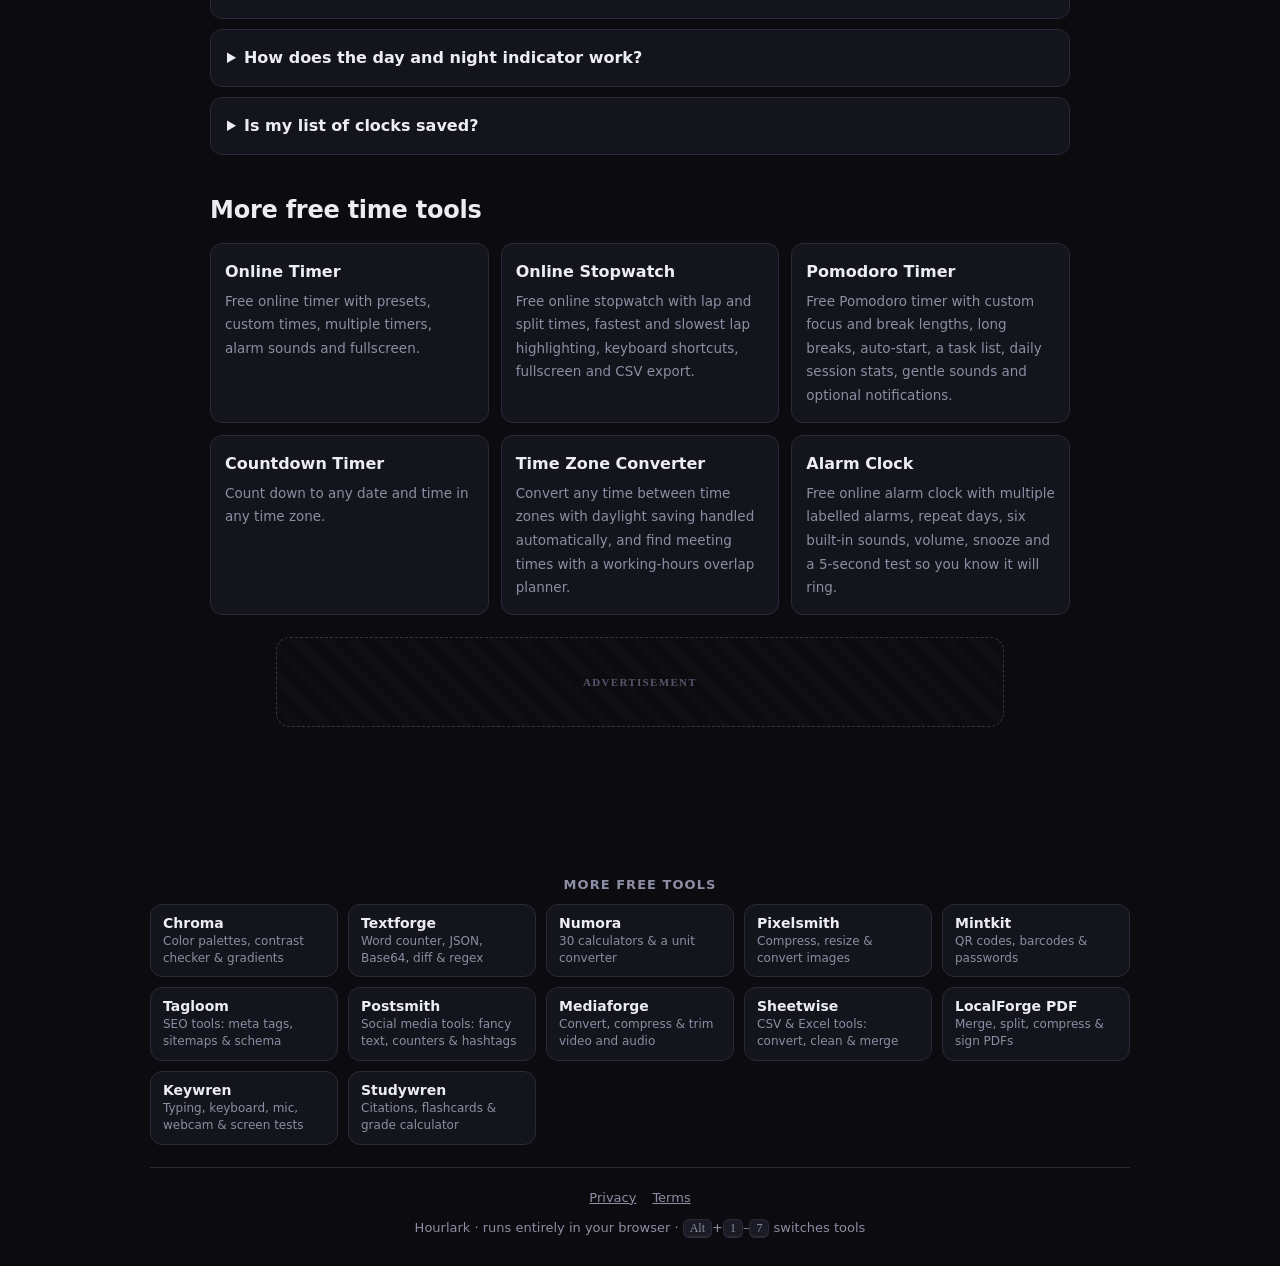
<file: world-clock/index.html>
<!DOCTYPE html>
<html lang="en">
<head>
<meta charset="UTF-8">
<meta http-equiv="Content-Security-Policy" content="default-src 'self'; script-src 'self'; style-src 'self' https://fonts.googleapis.com; font-src https://fonts.gstatic.com; img-src 'self' data: blob:; connect-src 'self'; media-src 'self' blob:; object-src 'none'; base-uri 'self'; form-action 'none'; upgrade-insecure-requests">
<meta name="referrer" content="strict-origin-when-cross-origin">
<meta name="viewport" content="width=device-width, initial-scale=1.0">
<title>World Clock: Current Local Time in Cities Worldwide | Hourlark</title>
<meta name="description" content="See the current time in cities around the world on analog and digital clocks. Search 130+ cities and every IANA time zone, with day/night indicators and 12/24h.">
<meta name="theme-color" content="#0b0b10">
<link rel="canonical" href="https://cinch2108.github.io/hourlark/world-clock/">
<link rel="icon" href="data:image/svg+xml,%3Csvg xmlns='http://www.w3.org/2000/svg' viewBox='0 0 32 32'%3E%3Cdefs%3E%3ClinearGradient id='g' x1='0' y1='0' x2='1' y2='1'%3E%3Cstop offset='0' stop-color='%237c5cff'/%3E%3Cstop offset='1' stop-color='%23ff5c9d'/%3E%3C/linearGradient%3E%3C/defs%3E%3Crect width='32' height='32' rx='9' fill='url(%23g)'/%3E%3Ccircle cx='16' cy='16' r='9' fill='none' stroke='%23fff' stroke-width='2.6'/%3E%3Cpath d='M16 10.5V16l3.6 2.4' fill='none' stroke='%23fff' stroke-width='2.6' stroke-linecap='round'/%3E%3C/svg%3E">
<meta property="og:type" content="website">
<meta property="og:site_name" content="Hourlark">
<meta property="og:title" content="World Clock: Current Local Time in Cities Worldwide | Hourlark">
<meta property="og:description" content="See the current time in cities around the world on analog and digital clocks. Search 130+ cities and every IANA time zone, with day/night indicators and 12/24h.">
<meta property="og:url" content="https://cinch2108.github.io/hourlark/world-clock/">
<meta name="twitter:card" content="summary_large_image">
<meta name="twitter:title" content="World Clock: Current Local Time in Cities Worldwide | Hourlark">
<meta name="twitter:description" content="See the current time in cities around the world on analog and digital clocks. Search 130+ cities and every IANA time zone, with day/night indicators and 12/24h.">
<script type="application/ld+json">{"@context":"https://schema.org","@type":"WebApplication","name":"Hourlark","applicationCategory":"UtilitiesApplication","operatingSystem":"Any","browserRequirements":"Requires JavaScript","offers":{"@type":"Offer","price":"0","priceCurrency":"USD"},"description":"Free online timer, stopwatch, Pomodoro timer, countdown to any date, world clock, time zone converter with meeting planner, and alarm clock."}</script>
<link rel="preconnect" href="https://fonts.googleapis.com">
<link rel="preconnect" href="https://fonts.gstatic.com" crossorigin>
<link href="https://fonts.googleapis.com/css2?family=Inter:wght@400;500;600;700;800&family=JetBrains+Mono:wght@400;500;600;700&display=swap" rel="stylesheet">
<link rel="stylesheet" href="../styles.css">
<script type="application/ld+json">{"@context": "https://schema.org", "@type": "FAQPage", "mainEntity": [{"@type": "Question", "name": "Are daylight saving time changes included?", "acceptedAnswer": {"@type": "Answer", "text": "Yes. Every clock uses the official IANA time zone database built into your browser, so daylight saving time switches happen automatically on the correct dates for each country."}}, {"@type": "Question", "name": "Which cities can I add?", "acceptedAnswer": {"@type": "Answer", "text": "More than 130 major cities are built in with their country and coordinates, and you can also add any of the 400+ IANA time zones by name, such as America/Boise or Asia/Kathmandu."}}, {"@type": "Question", "name": "How does the day and night indicator work?", "acceptedAnswer": {"@type": "Answer", "text": "Hourlark calculates the sun’s height above the horizon for each city’s coordinates. A sun means daytime, a half circle means twilight, and a moon means night."}}, {"@type": "Question", "name": "Is my list of clocks saved?", "acceptedAnswer": {"@type": "Answer", "text": "Yes, in your browser’s local storage on this device. There is no account and no data leaves your device."}}]}</script>
<script type="application/ld+json">{"@context": "https://schema.org", "@type": "BreadcrumbList", "itemListElement": [{"@type": "ListItem", "position": 1, "name": "Hourlark", "item": "https://cinch2108.github.io/hourlark/"}, {"@type": "ListItem", "position": 2, "name": "World Clock", "item": "https://cinch2108.github.io/hourlark/world-clock/"}]}</script>
</head>
<body data-view="worldclock" data-page="worldclock">
<a class="skip" href="#main">Skip to tool</a>
<header><div class="nav">
  <a class="logo" href="../" aria-label="Hourlark home"><i></i>Hourlark</a>
  <nav class="tabs" id="tabs" aria-label="Tools"><a class="tab" data-p="timer" data-v="timer" data-name="Online Timer" href="../" title="Online Timer (Alt+1)">Timer</a><a class="tab" data-p="stopwatch" data-v="stopwatch" data-name="Online Stopwatch" href="../stopwatch/" title="Online Stopwatch (Alt+2)">Stopwatch</a><a class="tab" data-p="pomodoro" data-v="pomodoro" data-name="Pomodoro Timer" href="../pomodoro-timer/" title="Pomodoro Timer (Alt+3)">Pomodoro</a><a class="tab" data-p="countdown" data-v="countdown" data-name="Countdown Timer" href="../countdown/" title="Countdown Timer (Alt+4)">Countdown</a><a class="tab active" data-p="worldclock" data-v="worldclock" data-name="World Clock" href="../world-clock/" aria-current="page" title="World Clock (Alt+5)">World clock</a><a class="tab" data-p="converter" data-v="converter" data-name="Time Zone Converter" href="../time-zone-converter/" title="Time Zone Converter (Alt+6)">Time zones</a><a class="tab" data-p="alarm" data-v="alarm" data-name="Alarm Clock" href="../alarm-clock/" title="Alarm Clock (Alt+7)">Alarm</a></nav>
</div></header>

<main id="main">
<section class="hero">
  <h1>World clock for <span>every city you care about.</span></h1>
  <p>Keep the time for your team, family and favourite cities side by side. Clocks show day or night, the date and how many hours ahead or behind they are.</p>
  <div id="resume" class="resume" hidden></div>
</section>
<!-- AD SLOT: top leaderboard 970x90 (responsive). Paste ad unit inside. -->
<div class="ad ad-leader" id="ad-top" data-ad-slot="top" aria-label="Advertisement"></div>
<div class="layout"><div class="content">

<!-- TIMER -->
<section class="view" id="v-timer" aria-label="Online timer">
  <div class="card">
    <div class="row between"><h2 class="m0">Set a timer</h2><span class="hint">Runs on timestamps, so it stays exact in background tabs.</span></div>
    <div class="chipbar mt2" id="tm-presets" role="group" aria-label="Quick presets">
      <button class="btn" data-act="tm-preset" data-ms="30000">30 sec</button><button class="btn" data-act="tm-preset" data-ms="60000">1 min</button><button class="btn" data-act="tm-preset" data-ms="120000">2 min</button><button class="btn" data-act="tm-preset" data-ms="180000">3 min</button><button class="btn" data-act="tm-preset" data-ms="300000">5 min</button><button class="btn" data-act="tm-preset" data-ms="600000">10 min</button><button class="btn" data-act="tm-preset" data-ms="900000">15 min</button><button class="btn" data-act="tm-preset" data-ms="1200000">20 min</button><button class="btn" data-act="tm-preset" data-ms="1800000">30 min</button><button class="btn" data-act="tm-preset" data-ms="2700000">45 min</button><button class="btn" data-act="tm-preset" data-ms="3600000">1 hour</button><button class="btn" data-act="tm-preset" data-ms="5400000">90 min</button>
    </div>
    <div class="row mt timeset">
      <label class="unit"><input type="number" id="tm-h" min="0" max="99" value="0" inputmode="numeric" aria-label="Hours"><span>h</span></label>
      <label class="unit"><input type="number" id="tm-m" min="0" max="59" value="5" inputmode="numeric" aria-label="Minutes"><span>m</span></label>
      <label class="unit"><input type="number" id="tm-s" min="0" max="59" value="0" inputmode="numeric" aria-label="Seconds"><span>s</span></label>
      <input type="text" id="tm-label" maxlength="40" placeholder="Label (optional)" aria-label="Timer label" autocomplete="off">
      <button class="btn primary" data-act="tm-add" id="tm-add">Start timer</button>
    </div>
    <div class="row mt2"><input type="text" id="tm-quick" maxlength="40" placeholder="Or type: 7m, 1h 30m, 90s, 2:30…" aria-label="Type a duration" autocomplete="off" class="grow"><span class="hint">Press <kbd>Enter</kbd> to start. Up to 12 timers at once.</span></div>
  </div>
  <div class="timers mt" id="tm-list" aria-live="off"></div>
  <div class="card mt">
    <h2>Sound &amp; alerts</h2>
    <div class="row">
      <label class="lbl-inline">Sound <select id="tm-sound" data-sound-select></select></label>
      <label class="lbl-inline">Volume <input type="range" id="tm-vol" min="0" max="100" value="70" aria-label="Volume"></label>
      <button class="btn sm" data-act="test-sound" data-sel="tm-sound" data-vol="tm-vol">▶ Test</button>
      <label class="check"><input type="checkbox" id="tm-loop" checked> Ring until stopped (max 1 min)</label>
    </div>
    <div class="row mt2">
      <label class="check"><input type="checkbox" data-wake> Keep screen awake</label>
      <button class="btn sm" data-act="notify">🔔 Enable notifications</button><span class="pill" data-notify-status>Notifications off</span>
      <span class="hint">Keys: <kbd>Space</kbd> start/pause · <kbd>R</kbd> reset · <kbd>F</kbd> fullscreen (first timer)</span>
    </div>
  </div>
</section>

<!-- STOPWATCH -->
<section class="view" id="v-stopwatch" aria-label="Stopwatch">
  <div class="card bigcard" id="sw-card">
    <div class="sw-disp mono" id="sw-disp" aria-live="off">00:00.00</div>
    <div class="sw-sub mono" id="sw-lapnow">Lap 1 · 00:00.00</div>
    <div class="row center mt">
      <button class="btn primary big" data-act="sw-toggle" id="sw-toggle">Start</button>
      <button class="btn big" data-act="sw-lap" id="sw-lap" disabled>Lap</button>
      <button class="btn big" data-act="sw-reset" id="sw-reset">Reset</button>
      <button class="btn big" data-act="fs" data-target="sw-card" title="Fullscreen (F)">⛶</button>
    </div>
    <p class="hint center mt2">Keys: <kbd>Space</kbd> start/stop · <kbd>L</kbd> lap · <kbd>R</kbd> reset · <kbd>F</kbd> fullscreen</p>
  </div>
  <div class="card mt">
    <div class="row between"><h2 class="m0">Laps</h2><div class="row tight"><button class="btn sm" data-act="sw-copy">Copy</button><button class="btn sm" data-act="sw-csv">⬇ Export CSV</button></div></div>
    <div class="stats4 mt2"><div class="stat"><b id="sw-n">0</b><span>Laps</span></div><div class="stat"><b id="sw-fast" class="fast">–</b><span>Fastest</span></div><div class="stat"><b id="sw-slow" class="slow">–</b><span>Slowest</span></div><div class="stat"><b id="sw-avg">–</b><span>Average</span></div></div>
    <div class="tablewrap mt2"><table class="laps"><thead><tr><th>Lap</th><th>Lap time</th><th>Split</th><th>vs average</th></tr></thead><tbody id="sw-laps"></tbody></table></div>
    <p class="hint mt2" id="sw-empty">Press Lap (or <kbd>L</kbd>) while running to record splits. The fastest lap is green, the slowest red.</p>
  </div>
</section>

<!-- POMODORO -->
<section class="view" id="v-pomodoro" aria-label="Pomodoro timer">
  <div class="split">
    <div class="card bigcard" id="po-card">
      <div class="seg" id="po-phase" role="group" aria-label="Session type"><button class="on" data-ph="work">Focus</button><button data-ph="short">Short break</button><button data-ph="long">Long break</button></div>
      <div class="ring"><svg viewBox="0 0 220 220" aria-hidden="true"><defs><linearGradient id="po-g" x1="0" y1="0" x2="1" y2="1"><stop offset="0" stop-color="#7c5cff"/><stop offset="1" stop-color="#ff5c9d"/></linearGradient></defs><circle class="ring-bg" cx="110" cy="110" r="100"/><circle class="ring-fg" id="po-arc" cx="110" cy="110" r="100"/></svg>
        <div class="ring-in"><div class="mono po-time" id="po-time">25:00</div><div class="hint" id="po-label">Focus · session 1 of 4</div></div></div>
      <div class="row center">
        <button class="btn primary big" data-act="po-toggle" id="po-toggle">Start</button>
        <button class="btn big" data-act="po-reset">Reset</button>
        <button class="btn big" data-act="po-skip">Skip ⏭</button>
        <button class="btn big" data-act="fs" data-target="po-card" title="Fullscreen">⛶</button>
      </div>
      <p class="hint center mt2" id="po-task-now">Pick a task on the right to track sessions per task.</p>
    </div>
    <div class="card">
      <h2>Today</h2>
      <div class="stats"><div class="stat hero-stat"><b id="po-today">0</b><span>Focus sessions</span></div><div class="stat"><b id="po-mins">0</b><span>Focus minutes</span></div></div>
      <div class="week mt2" id="po-week" aria-label="Last 7 days"></div>
      <h2 class="mt">Tasks</h2>
      <div class="row tight"><input type="text" id="po-task-in" maxlength="120" placeholder="What are you working on?" aria-label="New task" class="grow" autocomplete="off"><button class="btn" data-act="po-task-add">Add</button></div>
      <ul class="tasks mt2" id="po-tasks"></ul>
    </div>
  </div>
  <div class="card mt">
    <h2>Settings</h2>
    <div class="setgrid">
      <label><span class="lbl">Focus (min)</span><input type="number" id="po-work" min="1" max="180" value="25"></label>
      <label><span class="lbl">Short break</span><input type="number" id="po-short" min="1" max="60" value="5"></label>
      <label><span class="lbl">Long break</span><input type="number" id="po-long" min="1" max="120" value="15"></label>
      <label><span class="lbl">Long break every</span><input type="number" id="po-every" min="1" max="12" value="4"></label>
    </div>
    <div class="row mt">
      <label class="check"><input type="checkbox" id="po-auto-break" checked> Auto-start breaks</label>
      <label class="check"><input type="checkbox" id="po-auto-work"> Auto-start focus</label>
      <label class="lbl-inline">Sound <select id="po-sound" data-sound-select></select></label>
      <label class="lbl-inline">Volume <input type="range" id="po-vol" min="0" max="100" value="70" aria-label="Volume"></label>
      <button class="btn sm" data-act="test-sound" data-sel="po-sound" data-vol="po-vol">▶ Test</button>
    </div>
    <div class="row mt2"><label class="check"><input type="checkbox" data-wake> Keep screen awake</label><button class="btn sm" data-act="notify">🔔 Enable notifications</button><span class="pill" data-notify-status>Notifications off</span><span class="hint">Keys: <kbd>Space</kbd> start/pause · <kbd>S</kbd> skip · <kbd>R</kbd> reset</span></div>
  </div>
</section>

<!-- COUNTDOWN -->
<section class="view" id="v-countdown" aria-label="Countdown to a date">
  <div class="card bigcard cd" id="cd-card">
    <div class="cd-title" id="cd-title">New Year</div>
    <div class="cd-grid" aria-live="off"><div><b class="mono" id="cd-d">0</b><span>Days</span></div><div><b class="mono" id="cd-h">00</b><span>Hours</span></div><div><b class="mono" id="cd-m">00</b><span>Minutes</span></div><div><b class="mono" id="cd-s">00</b><span>Seconds</span></div></div>
    <div class="hint center" id="cd-when"></div>
    <div class="row center mt"><button class="btn primary" data-act="cd-share">🔗 Copy share link</button><button class="btn" data-act="fs" data-target="cd-card">⛶ Fullscreen</button><label class="check"><input type="checkbox" data-wake> Keep screen awake</label></div>
  </div>
  <div class="grid2 mt">
    <div class="card">
      <h2>Your event</h2>
      <label class="lbl" for="cd-name">Event name</label><input type="text" id="cd-name" maxlength="80" placeholder="My birthday, launch day, vacation…" class="full" autocomplete="off">
      <div class="row mt2">
        <label><span class="lbl">Date</span><input type="date" id="cd-date" min="1900-01-01" max="2300-12-31"></label>
        <label><span class="lbl">Time</span><input type="time" id="cd-time" value="00:00"></label>
      </div>
      <label class="lbl mt2" for="cd-zone">Time zone</label><select id="cd-zone" class="full" data-zone-select></select>
      <p class="hint mt2" id="cd-note"></p>
    </div>
    <div class="card"><h2>Popular countdowns</h2><div class="chipbar" id="cd-presets"></div><p class="hint mt2">Dates are worked out live for the next occurrence, so Easter, Thanksgiving and Mother’s Day are always right.</p></div>
  </div>
</section>

<!-- WORLD CLOCK -->
<section class="view active" id="v-worldclock" aria-label="World clock">
  <div class="card">
    <div class="row">
      <div class="search grow"><input type="text" id="wc-q" role="combobox" aria-autocomplete="list" aria-expanded="false" aria-controls="wc-sug" maxlength="60" placeholder="Add a city, country or time zone (e.g. Tokyo, India, PST)…" autocomplete="off"><ul class="sug" id="wc-sug" role="listbox" hidden></ul></div>
      <div class="seg" data-h12-toggle role="group" aria-label="Clock format"><button data-h12="1">12h</button><button data-h12="0">24h</button></div>
      <div class="seg" id="wc-face" role="group" aria-label="Clock face"><button data-face="both">Both</button><button data-face="analog">Analog</button><button data-face="digital">Digital</button></div>
    </div>
  </div>
  <div class="clocks mt" id="wc-list"></div>
  <p class="hint mt2">☀ day · ◐ twilight · ☾ night, worked out from each city’s real sun position. Your clocks are saved in this browser.</p>
</section>

<!-- TIME ZONE CONVERTER -->
<section class="view" id="v-converter" aria-label="Time zone converter and meeting planner">
  <div class="card">
    <div class="row">
      <label><span class="lbl">Date &amp; time</span><input type="datetime-local" id="tz-dt"></label>
      <label class="grow"><span class="lbl">In time zone</span><select id="tz-base" class="full" data-zone-select></select></label>
      <button class="btn" data-act="tz-now">Now</button>
      <div class="seg" data-h12-toggle role="group" aria-label="Clock format"><button data-h12="1">12h</button><button data-h12="0">24h</button></div>
    </div>
    <p class="hint mt2" id="tz-note"></p>
    <div class="tzrows mt2" id="tz-rows"></div>
    <div class="row mt2">
      <div class="search grow"><input type="text" id="tz-q" role="combobox" aria-autocomplete="list" aria-expanded="false" aria-controls="tz-sug" maxlength="60" placeholder="Add a city or time zone to compare…" autocomplete="off"><ul class="sug" id="tz-sug" role="listbox" hidden></ul></div>
      <button class="btn primary" data-act="tz-share">🔗 Copy share link</button>
    </div>
  </div>
  <div class="card mt">
    <div class="row between"><h2 class="m0">Meeting planner</h2>
      <div class="row tight"><label class="lbl-inline">Working hours <select id="tz-ws" aria-label="Work day starts"></select></label><span class="hint">to</span><select id="tz-we" aria-label="Work day ends"></select></div></div>
    <p class="hint mt2" id="tz-best"></p>
    <div class="planner mt2" id="tz-plan"></div>
    <p class="hint mt2"><span class="key w"></span> working hours <span class="key e"></span> early/evening <span class="key n"></span> night · Click an hour to pick it.</p>
  </div>
</section>

<!-- ALARM -->
<section class="view" id="v-alarm" aria-label="Alarm clock">
  <div class="card bigcard" id="al-card">
    <div class="row between"><div><div class="al-now mono" id="al-now">--:--:--</div><div class="hint" id="al-date"></div></div>
      <div class="seg" data-h12-toggle role="group" aria-label="Clock format"><button data-h12="1">12h</button><button data-h12="0">24h</button></div></div>
    <p class="note mt2">⚠ Keep this tab open, your computer awake and the volume up. Browsers can’t ring alarms from a closed tab. Alarms also ring while you use the other Hourlark tools.</p>
  </div>
  <div class="grid2 mt">
    <div class="card">
      <h2>New alarm</h2>
      <div class="row"><label><span class="lbl">Time</span><input type="time" id="al-time" value="07:00"></label><label class="grow"><span class="lbl">Label</span><input type="text" id="al-label" maxlength="40" placeholder="Wake up" class="full" autocomplete="off"></label></div>
      <span class="lbl mt2">Repeat (none = once)</span>
      <div class="days" id="al-days" role="group" aria-label="Repeat days"><button data-d="1" aria-pressed="false">Mo</button><button data-d="2" aria-pressed="false">Tu</button><button data-d="3" aria-pressed="false">We</button><button data-d="4" aria-pressed="false">Th</button><button data-d="5" aria-pressed="false">Fr</button><button data-d="6" aria-pressed="false">Sa</button><button data-d="0" aria-pressed="false">Su</button></div>
      <div class="row mt2">
        <label class="lbl-inline">Sound <select id="al-sound" data-sound-select></select></label>
        <label class="lbl-inline">Volume <input type="range" id="al-vol" min="0" max="100" value="80" aria-label="Volume"></label>
        <label class="lbl-inline">Snooze <select id="al-snooze"><option value="5">5 min</option><option value="9" selected>9 min</option><option value="10">10 min</option><option value="15">15 min</option></select></label>
      </div>
      <div class="row mt">
        <button class="btn primary" data-act="al-add">Add alarm</button>
        <button class="btn" data-act="test-sound" data-sel="al-sound" data-vol="al-vol">▶ Preview sound</button>
        <button class="btn" data-act="al-test" id="al-test">Test: ring in 5 s</button>
      </div>
      <div class="row mt2"><label class="check"><input type="checkbox" data-wake> Keep screen awake</label><button class="btn sm" data-act="notify">🔔 Enable notifications</button><span class="pill" data-notify-status>Notifications off</span></div>
    </div>
    <div class="card"><h2>Your alarms</h2><div class="alarms" id="al-list"></div><p class="hint" id="al-empty">No alarms yet.</p></div>
  </div>
</section>

</div>
<aside class="rail"><!-- AD SLOTS: sticky sidebar 300x250 x2 -->
<div class="ad ad-rect" id="ad-side-1" data-ad-slot="side-1" aria-label="Advertisement"></div><div class="ad ad-rect" id="ad-side-2" data-ad-slot="side-2" aria-label="Advertisement"></div></aside>
</div>
<article class="seo">
<h2>How to use the world clock</h2>
<ol><li>Type a city, country or time zone abbreviation (like “Tokyo”, “India” or “PST”) in the search box.</li><li>Use the arrow keys and Enter, or click, to add a clock. Your own local time is always shown first.</li><li>Switch between analog, digital or both, and between 12-hour and 24-hour time.</li><li>The sun and moon icons show whether it is day, twilight or night there, based on the real position of the sun.</li><li>Remove a clock with the ✕ button. Your list is saved in your browser for next time.</li></ol>
<h2>Frequently asked questions</h2>
<details><summary>Are daylight saving time changes included?</summary><p>Yes. Every clock uses the official IANA time zone database built into your browser, so daylight saving time switches happen automatically on the correct dates for each country.</p></details><details><summary>Which cities can I add?</summary><p>More than 130 major cities are built in with their country and coordinates, and you can also add any of the 400+ IANA time zones by name, such as America/Boise or Asia/Kathmandu.</p></details><details><summary>How does the day and night indicator work?</summary><p>Hourlark calculates the sun’s height above the horizon for each city’s coordinates. A sun means daytime, a half circle means twilight, and a moon means night.</p></details><details><summary>Is my list of clocks saved?</summary><p>Yes, in your browser’s local storage on this device. There is no account and no data leaves your device.</p></details>
<h2>More free time tools</h2>
<div class="toollinks"><a href="../">Online Timer<span>Free online timer with presets, custom times, multiple timers, alarm sounds and fullscreen.</span></a><a href="../stopwatch/">Online Stopwatch<span>Free online stopwatch with lap and split times, fastest and slowest lap highlighting, keyboard shortcuts, fullscreen and CSV export.</span></a><a href="../pomodoro-timer/">Pomodoro Timer<span>Free Pomodoro timer with custom focus and break lengths, long breaks, auto-start, a task list, daily session stats, gentle sounds and optional notifications.</span></a><a href="../countdown/">Countdown Timer<span>Count down to any date and time in any time zone.</span></a><a href="../time-zone-converter/">Time Zone Converter<span>Convert any time between time zones with daylight saving handled automatically, and find meeting times with a working-hours overlap planner.</span></a><a href="../alarm-clock/">Alarm Clock<span>Free online alarm clock with multiple labelled alarms, repeat days, six built-in sounds, volume, snooze and a 5-second test so you know it will ring.</span></a></div>
</article>
<!-- AD SLOT: footer 728x90 -->
<div class="ad ad-foot" id="ad-foot" data-ad-slot="foot" aria-label="Advertisement"></div>
</main>
<div class="ringer" id="ringer" role="alertdialog" aria-modal="true" aria-labelledby="rg-title" hidden>
  <div class="ringbox"><div class="bell" aria-hidden="true">⏰</div><h2 id="rg-title">Time’s up</h2><p class="mono" id="rg-sub"></p><p class="hint" id="rg-more"></p>
  <div class="row center mt"><button class="btn primary big" id="rg-stop">Stop</button><button class="btn big" id="rg-snooze" hidden>Snooze</button></div><p class="hint mt2"><kbd>Esc</kbd> stops the sound</p></div>
</div>
<div class="toast" id="toast" role="status" aria-live="polite"></div>
<div class="consent" id="consent" role="dialog" aria-label="Cookie notice"><span>Hourlark uses ads to stay free. Your timers, alarms and settings stay on your device. <a href="../privacy.html">Privacy</a></span><button class="btn" id="c-no">Essential only</button><button class="btn primary" id="c-yes">OK</button></div>
<footer><!--team--><nav class="more-tools" aria-label="More free tools"><h2>More free tools</h2><ul><li><a href="https://cinch2108.github.io/chroma/" rel="noopener">Chroma</a><span>Color palettes, contrast checker &amp; gradients</span></li><li><a href="https://cinch2108.github.io/textforge/" rel="noopener">Textforge</a><span>Word counter, JSON, Base64, diff &amp; regex</span></li><li><a href="https://cinch2108.github.io/numora/" rel="noopener">Numora</a><span>30 calculators &amp; a unit converter</span></li><li><a href="https://cinch2108.github.io/pixelsmith/" rel="noopener">Pixelsmith</a><span>Compress, resize &amp; convert images</span></li><li><a href="https://cinch2108.github.io/mintkit/" rel="noopener">Mintkit</a><span>QR codes, barcodes &amp; passwords</span></li><li><a href="https://cinch2108.github.io/tagloom/" rel="noopener">Tagloom</a><span>SEO tools: meta tags, sitemaps &amp; schema</span></li><li><a href="https://cinch2108.github.io/postsmith/" rel="noopener">Postsmith</a><span>Social media tools: fancy text, counters &amp; hashtags</span></li><li><a href="https://cinch2108.github.io/mediaforge/" rel="noopener">Mediaforge</a><span>Convert, compress &amp; trim video and audio</span></li><li><a href="https://cinch2108.github.io/datakit/" rel="noopener">Sheetwise</a><span>CSV &amp; Excel tools: convert, clean &amp; merge</span></li><li><a href="https://cinch2108.github.io/" rel="noopener">LocalForge PDF</a><span>Merge, split, compress &amp; sign PDFs</span></li><li><a href="https://cinch2108.github.io/keywren/" rel="noopener">Keywren</a><span>Typing, keyboard, mic, webcam &amp; screen tests</span></li><li><a href="https://cinch2108.github.io/studywren/" rel="noopener">Studywren</a><span>Citations, flashcards &amp; grade calculator</span></li></ul></nav><!--/team--><div class="footlinks"><a href="../privacy.html">Privacy</a><a href="../terms.html">Terms</a></div><br>Hourlark · runs entirely in your browser · <kbd>Alt</kbd>+<kbd>1</kbd>–<kbd>7</kbd> switches tools</footer>

<script src="../app.js" defer></script>
</body>
</html>
</file>
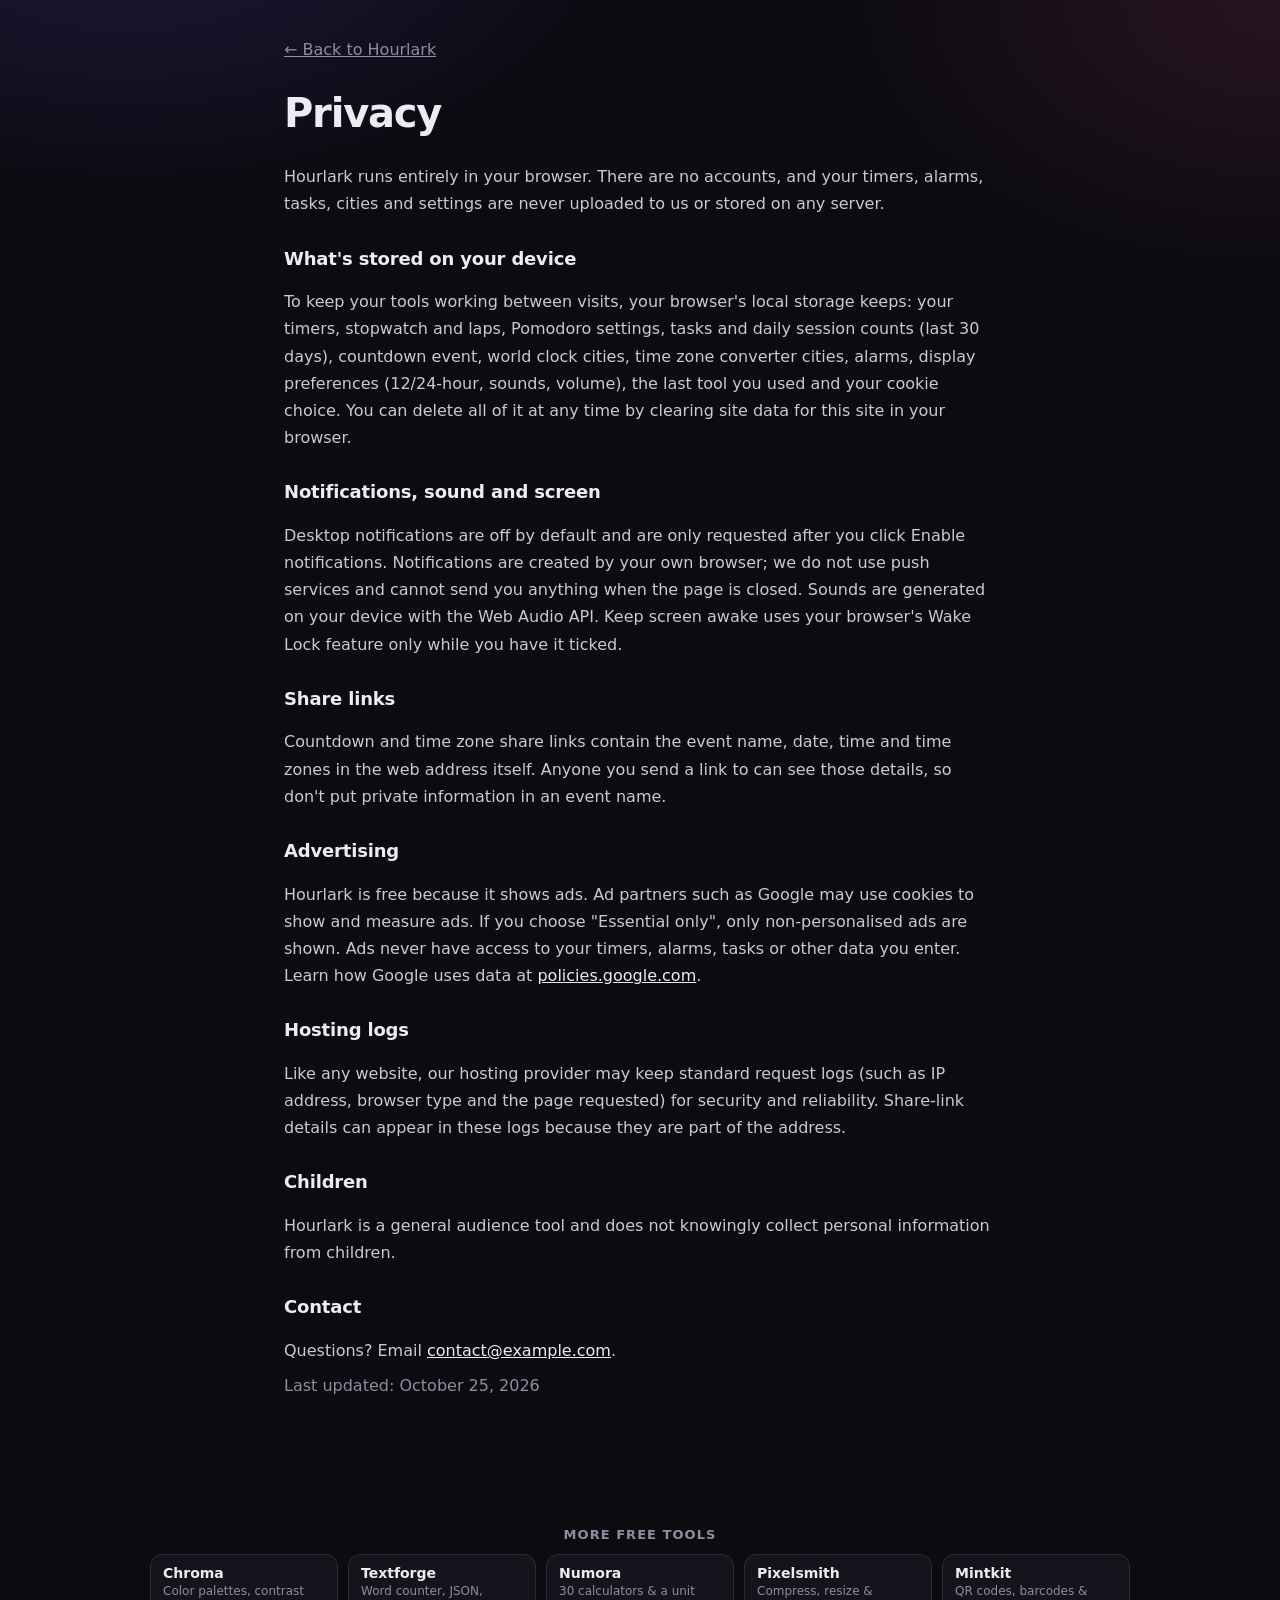
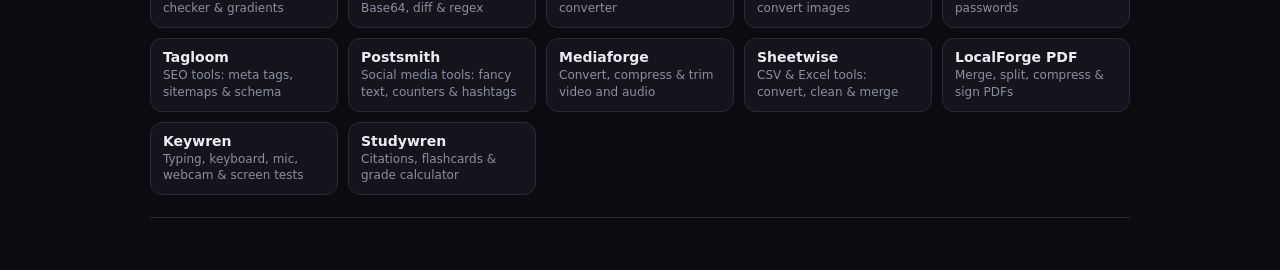
<file: privacy.html>
<!DOCTYPE html><html lang="en"><head><meta charset="UTF-8">
<meta http-equiv="Content-Security-Policy" content="default-src 'self'; style-src 'self' https://fonts.googleapis.com; font-src https://fonts.gstatic.com; img-src 'self' data:; object-src 'none'; base-uri 'self'; form-action 'none'">
<meta name="referrer" content="strict-origin-when-cross-origin">
<meta name="viewport" content="width=device-width, initial-scale=1.0"><title>Privacy · Hourlark</title>
<meta name="description" content="Privacy for Hourlark, the free online timer, stopwatch, Pomodoro, world clock, time zone converter and alarm clock.">
<link rel="canonical" href="https://cinch2108.github.io/hourlark/privacy.html">
<link rel="icon" href="data:image/svg+xml,%3Csvg xmlns='http://www.w3.org/2000/svg' viewBox='0 0 32 32'%3E%3Cdefs%3E%3ClinearGradient id='g' x1='0' y1='0' x2='1' y2='1'%3E%3Cstop offset='0' stop-color='%237c5cff'/%3E%3Cstop offset='1' stop-color='%23ff5c9d'/%3E%3C/linearGradient%3E%3C/defs%3E%3Crect width='32' height='32' rx='9' fill='url(%23g)'/%3E%3Ccircle cx='16' cy='16' r='9' fill='none' stroke='%23fff' stroke-width='2.6'/%3E%3Cpath d='M16 10.5V16l3.6 2.4' fill='none' stroke='%23fff' stroke-width='2.6' stroke-linecap='round'/%3E%3C/svg%3E">
<link href="https://fonts.googleapis.com/css2?family=Inter:wght@400;600;800&display=swap" rel="stylesheet"><link rel="stylesheet" href="styles.css"></head>
<body><main class="legal"><p><a href="./" class="back">← Back to Hourlark</a></p><h1>Privacy</h1>
<p>Hourlark runs entirely in your browser. There are no accounts, and your timers, alarms, tasks, cities and settings are never uploaded to us or stored on any server.</p><h2 class='mt'>What's stored on your device</h2><p>To keep your tools working between visits, your browser's local storage keeps: your timers, stopwatch and laps, Pomodoro settings, tasks and daily session counts (last 30 days), countdown event, world clock cities, time zone converter cities, alarms, display preferences (12/24-hour, sounds, volume), the last tool you used and your cookie choice. You can delete all of it at any time by clearing site data for this site in your browser.</p><h2 class='mt'>Notifications, sound and screen</h2><p>Desktop notifications are off by default and are only requested after you click Enable notifications. Notifications are created by your own browser; we do not use push services and cannot send you anything when the page is closed. Sounds are generated on your device with the Web Audio API. Keep screen awake uses your browser's Wake Lock feature only while you have it ticked.</p><h2 class='mt'>Share links</h2><p>Countdown and time zone share links contain the event name, date, time and time zones in the web address itself. Anyone you send a link to can see those details, so don't put private information in an event name.</p><h2 class='mt'>Advertising</h2><p>Hourlark is free because it shows ads. Ad partners such as Google may use cookies to show and measure ads. If you choose "Essential only", only non-personalised ads are shown. Ads never have access to your timers, alarms, tasks or other data you enter. Learn how Google uses data at <a href='https://policies.google.com/technologies/partner-sites' rel='noopener noreferrer'>policies.google.com</a>.</p><h2 class='mt'>Hosting logs</h2><p>Like any website, our hosting provider may keep standard request logs (such as IP address, browser type and the page requested) for security and reliability. Share-link details can appear in these logs because they are part of the address.</p><h2 class='mt'>Children</h2><p>Hourlark is a general audience tool and does not knowingly collect personal information from children.</p><h2 class='mt'>Contact</h2><p>Questions? Email <a href="mailto:contact@example.com">contact@example.com</a>.</p>
<p class="mt upd">Last updated: October 25, 2026</p></main><footer><!--team--><nav class="more-tools" aria-label="More free tools"><h2>More free tools</h2><ul><li><a href="https://cinch2108.github.io/chroma/" rel="noopener">Chroma</a><span>Color palettes, contrast checker &amp; gradients</span></li><li><a href="https://cinch2108.github.io/textforge/" rel="noopener">Textforge</a><span>Word counter, JSON, Base64, diff &amp; regex</span></li><li><a href="https://cinch2108.github.io/numora/" rel="noopener">Numora</a><span>30 calculators &amp; a unit converter</span></li><li><a href="https://cinch2108.github.io/pixelsmith/" rel="noopener">Pixelsmith</a><span>Compress, resize &amp; convert images</span></li><li><a href="https://cinch2108.github.io/mintkit/" rel="noopener">Mintkit</a><span>QR codes, barcodes &amp; passwords</span></li><li><a href="https://cinch2108.github.io/tagloom/" rel="noopener">Tagloom</a><span>SEO tools: meta tags, sitemaps &amp; schema</span></li><li><a href="https://cinch2108.github.io/postsmith/" rel="noopener">Postsmith</a><span>Social media tools: fancy text, counters &amp; hashtags</span></li><li><a href="https://cinch2108.github.io/mediaforge/" rel="noopener">Mediaforge</a><span>Convert, compress &amp; trim video and audio</span></li><li><a href="https://cinch2108.github.io/datakit/" rel="noopener">Sheetwise</a><span>CSV &amp; Excel tools: convert, clean &amp; merge</span></li><li><a href="https://cinch2108.github.io/" rel="noopener">LocalForge PDF</a><span>Merge, split, compress &amp; sign PDFs</span></li><li><a href="https://cinch2108.github.io/keywren/" rel="noopener">Keywren</a><span>Typing, keyboard, mic, webcam &amp; screen tests</span></li><li><a href="https://cinch2108.github.io/studywren/" rel="noopener">Studywren</a><span>Citations, flashcards &amp; grade calculator</span></li></ul></nav><!--/team--></footer></body></html>
</file>
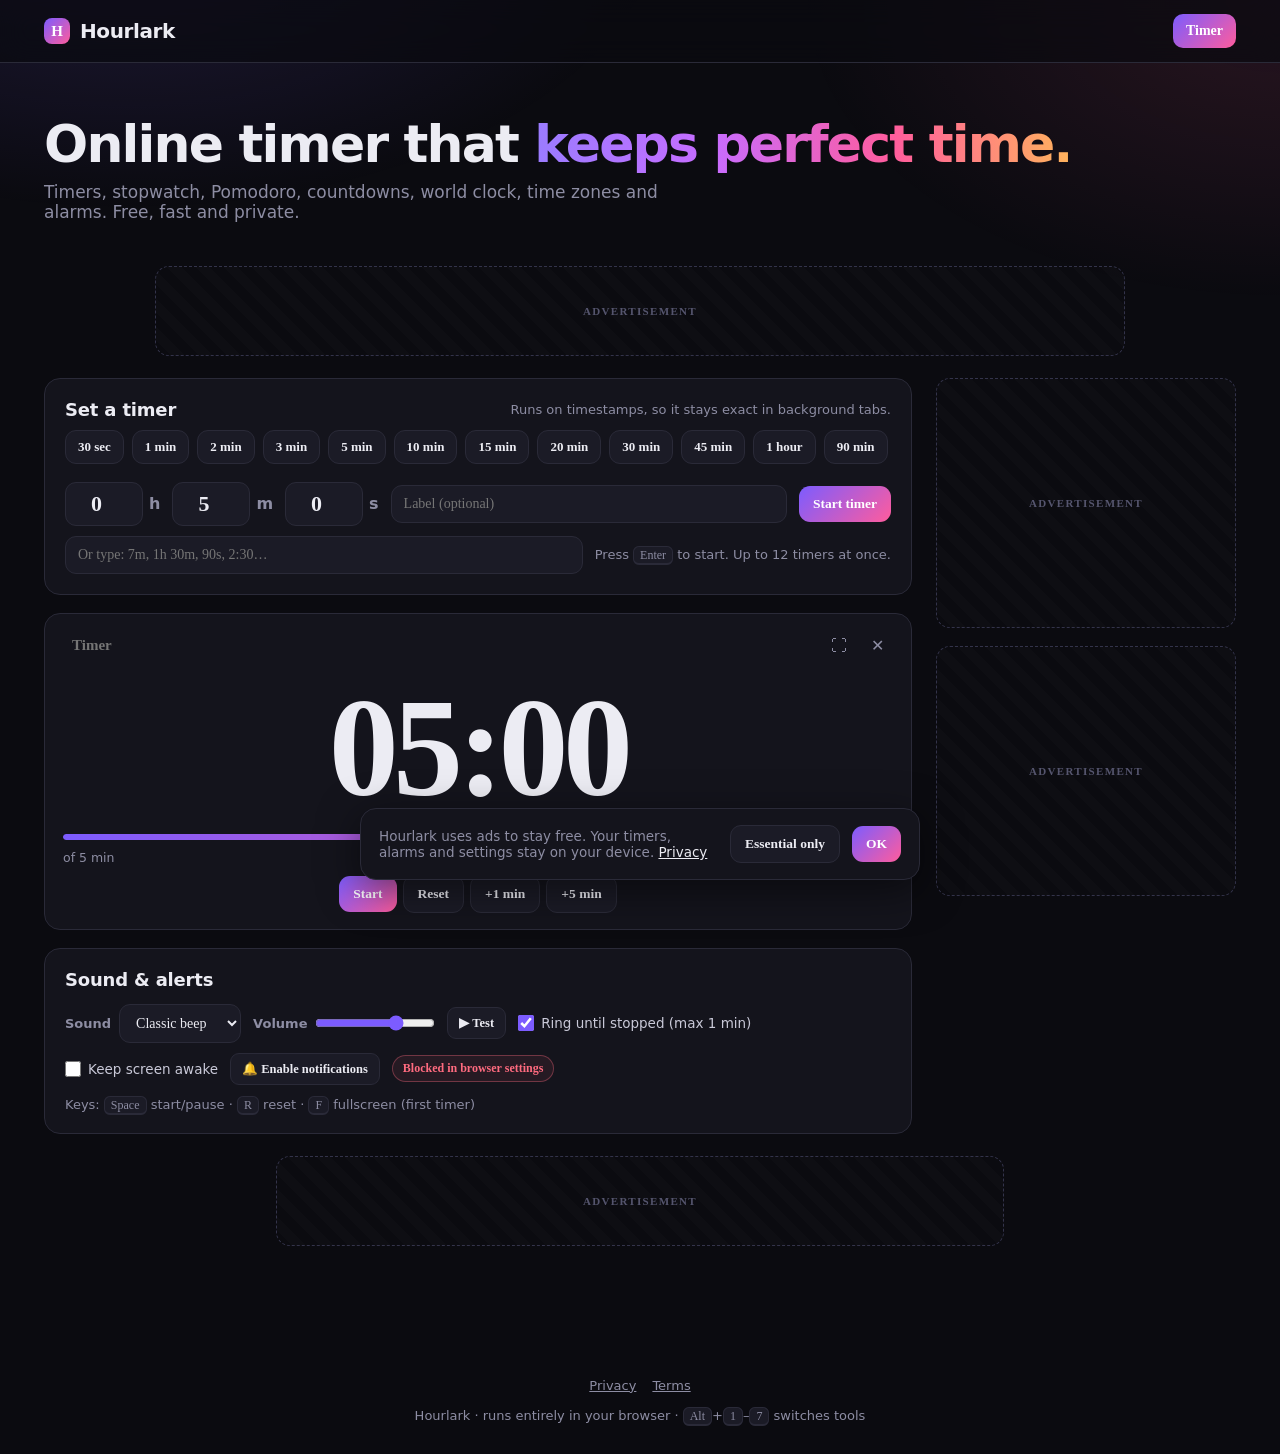
<file: template.html>
<!DOCTYPE html>
<html lang="en">
<head>
<meta charset="UTF-8">
<meta http-equiv="Content-Security-Policy" content="default-src 'self'; script-src 'self'; style-src 'self' https://fonts.googleapis.com; font-src https://fonts.gstatic.com; img-src 'self' data: blob:; connect-src 'self'; media-src 'self' blob:; object-src 'none'; base-uri 'self'; form-action 'none'; upgrade-insecure-requests">
<meta name="referrer" content="strict-origin-when-cross-origin">
<meta name="viewport" content="width=device-width, initial-scale=1.0">
<title>Hourlark: Online Timer, Stopwatch, Pomodoro, World Clock &amp; Alarm</title>
<meta name="description" content="Free online timer, stopwatch, Pomodoro timer, countdown, world clock, time zone converter and alarm clock. Accurate, ad-light and private.">
<meta name="theme-color" content="#0b0b10">
<link rel="canonical" href="https://cinch2108.github.io/hourlark/">
<link rel="icon" href="data:image/svg+xml,%3Csvg xmlns='http://www.w3.org/2000/svg' viewBox='0 0 32 32'%3E%3Cdefs%3E%3ClinearGradient id='g' x1='0' y1='0' x2='1' y2='1'%3E%3Cstop offset='0' stop-color='%237c5cff'/%3E%3Cstop offset='1' stop-color='%23ff5c9d'/%3E%3C/linearGradient%3E%3C/defs%3E%3Crect width='32' height='32' rx='9' fill='url(%23g)'/%3E%3Ccircle cx='16' cy='16' r='9' fill='none' stroke='%23fff' stroke-width='2.6'/%3E%3Cpath d='M16 10.5V16l3.6 2.4' fill='none' stroke='%23fff' stroke-width='2.6' stroke-linecap='round'/%3E%3C/svg%3E">
<meta property="og:type" content="website">
<meta property="og:site_name" content="Hourlark">
<meta property="og:title" content="Hourlark: every time tool in one place">
<meta property="og:description" content="Timer, stopwatch, Pomodoro, countdown, world clock, time zone converter and alarm clock.">
<meta property="og:url" content="https://cinch2108.github.io/hourlark/">
<meta name="twitter:card" content="summary_large_image">
<meta name="twitter:title" content="Hourlark: free time and productivity tools">
<meta name="twitter:description" content="Timer, stopwatch, Pomodoro, countdown, world clock, time zone converter and alarm clock.">
<script type="application/ld+json">{"@context":"https://schema.org","@type":"WebApplication","name":"Hourlark","applicationCategory":"UtilitiesApplication","operatingSystem":"Any","browserRequirements":"Requires JavaScript","offers":{"@type":"Offer","price":"0","priceCurrency":"USD"},"description":"Free online timer, stopwatch, Pomodoro timer, countdown to any date, world clock, time zone converter with meeting planner, and alarm clock."}</script>
<link rel="preconnect" href="https://fonts.googleapis.com">
<link rel="preconnect" href="https://fonts.gstatic.com" crossorigin>
<link href="https://fonts.googleapis.com/css2?family=Inter:wght@400;500;600;700;800&family=JetBrains+Mono:wght@400;500;600;700&display=swap" rel="stylesheet">
<link rel="stylesheet" href="styles.css">
</head>
<body>
<a class="skip" href="#main">Skip to tool</a>
<header><div class="nav">
  <div class="logo"><i></i>Hourlark</div>
  <nav class="tabs" id="tabs" aria-label="Tools">
    <button class="tab active" data-v="timer">Timer</button>
  </nav>
</div></header>

<main id="main">
<section class="hero">
  <h1>Online timer that <span>keeps perfect time.</span></h1>
  <p>Timers, stopwatch, Pomodoro, countdowns, world clock, time zones and alarms. Free, fast and private.</p>
  <div id="resume" class="resume" hidden></div>
</section>
<!-- AD SLOT: top leaderboard 970x90 (responsive). Paste ad unit inside. -->
<div class="ad ad-leader" id="ad-top" data-ad-slot="top" aria-label="Advertisement"></div>
<div class="layout"><div class="content">

<!-- TIMER -->
<section class="view active" id="v-timer" aria-label="Online timer">
  <div class="card">
    <div class="row between"><h2 class="m0">Set a timer</h2><span class="hint">Runs on timestamps, so it stays exact in background tabs.</span></div>
    <div class="chipbar mt2" id="tm-presets" role="group" aria-label="Quick presets">
      <button class="btn" data-act="tm-preset" data-ms="30000">30 sec</button><button class="btn" data-act="tm-preset" data-ms="60000">1 min</button><button class="btn" data-act="tm-preset" data-ms="120000">2 min</button><button class="btn" data-act="tm-preset" data-ms="180000">3 min</button><button class="btn" data-act="tm-preset" data-ms="300000">5 min</button><button class="btn" data-act="tm-preset" data-ms="600000">10 min</button><button class="btn" data-act="tm-preset" data-ms="900000">15 min</button><button class="btn" data-act="tm-preset" data-ms="1200000">20 min</button><button class="btn" data-act="tm-preset" data-ms="1800000">30 min</button><button class="btn" data-act="tm-preset" data-ms="2700000">45 min</button><button class="btn" data-act="tm-preset" data-ms="3600000">1 hour</button><button class="btn" data-act="tm-preset" data-ms="5400000">90 min</button>
    </div>
    <div class="row mt timeset">
      <label class="unit"><input type="number" id="tm-h" min="0" max="99" value="0" inputmode="numeric" aria-label="Hours"><span>h</span></label>
      <label class="unit"><input type="number" id="tm-m" min="0" max="59" value="5" inputmode="numeric" aria-label="Minutes"><span>m</span></label>
      <label class="unit"><input type="number" id="tm-s" min="0" max="59" value="0" inputmode="numeric" aria-label="Seconds"><span>s</span></label>
      <input type="text" id="tm-label" maxlength="40" placeholder="Label (optional)" aria-label="Timer label" autocomplete="off">
      <button class="btn primary" data-act="tm-add" id="tm-add">Start timer</button>
    </div>
    <div class="row mt2"><input type="text" id="tm-quick" maxlength="40" placeholder="Or type: 7m, 1h 30m, 90s, 2:30…" aria-label="Type a duration" autocomplete="off" class="grow"><span class="hint">Press <kbd>Enter</kbd> to start. Up to 12 timers at once.</span></div>
  </div>
  <div class="timers mt" id="tm-list" aria-live="off"></div>
  <div class="card mt">
    <h2>Sound &amp; alerts</h2>
    <div class="row">
      <label class="lbl-inline">Sound <select id="tm-sound" data-sound-select></select></label>
      <label class="lbl-inline">Volume <input type="range" id="tm-vol" min="0" max="100" value="70" aria-label="Volume"></label>
      <button class="btn sm" data-act="test-sound" data-sel="tm-sound" data-vol="tm-vol">▶ Test</button>
      <label class="check"><input type="checkbox" id="tm-loop" checked> Ring until stopped (max 1 min)</label>
    </div>
    <div class="row mt2">
      <label class="check"><input type="checkbox" data-wake> Keep screen awake</label>
      <button class="btn sm" data-act="notify">🔔 Enable notifications</button><span class="pill" data-notify-status>Notifications off</span>
      <span class="hint">Keys: <kbd>Space</kbd> start/pause · <kbd>R</kbd> reset · <kbd>F</kbd> fullscreen (first timer)</span>
    </div>
  </div>
</section>

<!-- STOPWATCH -->
<section class="view" id="v-stopwatch" aria-label="Stopwatch">
  <div class="card bigcard" id="sw-card">
    <div class="sw-disp mono" id="sw-disp" aria-live="off">00:00.00</div>
    <div class="sw-sub mono" id="sw-lapnow">Lap 1 · 00:00.00</div>
    <div class="row center mt">
      <button class="btn primary big" data-act="sw-toggle" id="sw-toggle">Start</button>
      <button class="btn big" data-act="sw-lap" id="sw-lap" disabled>Lap</button>
      <button class="btn big" data-act="sw-reset" id="sw-reset">Reset</button>
      <button class="btn big" data-act="fs" data-target="sw-card" title="Fullscreen (F)">⛶</button>
    </div>
    <p class="hint center mt2">Keys: <kbd>Space</kbd> start/stop · <kbd>L</kbd> lap · <kbd>R</kbd> reset · <kbd>F</kbd> fullscreen</p>
  </div>
  <div class="card mt">
    <div class="row between"><h2 class="m0">Laps</h2><div class="row tight"><button class="btn sm" data-act="sw-copy">Copy</button><button class="btn sm" data-act="sw-csv">⬇ Export CSV</button></div></div>
    <div class="stats4 mt2"><div class="stat"><b id="sw-n">0</b><span>Laps</span></div><div class="stat"><b id="sw-fast" class="fast">–</b><span>Fastest</span></div><div class="stat"><b id="sw-slow" class="slow">–</b><span>Slowest</span></div><div class="stat"><b id="sw-avg">–</b><span>Average</span></div></div>
    <div class="tablewrap mt2"><table class="laps"><thead><tr><th>Lap</th><th>Lap time</th><th>Split</th><th>vs average</th></tr></thead><tbody id="sw-laps"></tbody></table></div>
    <p class="hint mt2" id="sw-empty">Press Lap (or <kbd>L</kbd>) while running to record splits. The fastest lap is green, the slowest red.</p>
  </div>
</section>

<!-- POMODORO -->
<section class="view" id="v-pomodoro" aria-label="Pomodoro timer">
  <div class="split">
    <div class="card bigcard" id="po-card">
      <div class="seg" id="po-phase" role="group" aria-label="Session type"><button class="on" data-ph="work">Focus</button><button data-ph="short">Short break</button><button data-ph="long">Long break</button></div>
      <div class="ring"><svg viewBox="0 0 220 220" aria-hidden="true"><defs><linearGradient id="po-g" x1="0" y1="0" x2="1" y2="1"><stop offset="0" stop-color="#7c5cff"/><stop offset="1" stop-color="#ff5c9d"/></linearGradient></defs><circle class="ring-bg" cx="110" cy="110" r="100"/><circle class="ring-fg" id="po-arc" cx="110" cy="110" r="100"/></svg>
        <div class="ring-in"><div class="mono po-time" id="po-time">25:00</div><div class="hint" id="po-label">Focus · session 1 of 4</div></div></div>
      <div class="row center">
        <button class="btn primary big" data-act="po-toggle" id="po-toggle">Start</button>
        <button class="btn big" data-act="po-reset">Reset</button>
        <button class="btn big" data-act="po-skip">Skip ⏭</button>
        <button class="btn big" data-act="fs" data-target="po-card" title="Fullscreen">⛶</button>
      </div>
      <p class="hint center mt2" id="po-task-now">Pick a task on the right to track sessions per task.</p>
    </div>
    <div class="card">
      <h2>Today</h2>
      <div class="stats"><div class="stat hero-stat"><b id="po-today">0</b><span>Focus sessions</span></div><div class="stat"><b id="po-mins">0</b><span>Focus minutes</span></div></div>
      <div class="week mt2" id="po-week" aria-label="Last 7 days"></div>
      <h2 class="mt">Tasks</h2>
      <div class="row tight"><input type="text" id="po-task-in" maxlength="120" placeholder="What are you working on?" aria-label="New task" class="grow" autocomplete="off"><button class="btn" data-act="po-task-add">Add</button></div>
      <ul class="tasks mt2" id="po-tasks"></ul>
    </div>
  </div>
  <div class="card mt">
    <h2>Settings</h2>
    <div class="setgrid">
      <label><span class="lbl">Focus (min)</span><input type="number" id="po-work" min="1" max="180" value="25"></label>
      <label><span class="lbl">Short break</span><input type="number" id="po-short" min="1" max="60" value="5"></label>
      <label><span class="lbl">Long break</span><input type="number" id="po-long" min="1" max="120" value="15"></label>
      <label><span class="lbl">Long break every</span><input type="number" id="po-every" min="1" max="12" value="4"></label>
    </div>
    <div class="row mt">
      <label class="check"><input type="checkbox" id="po-auto-break" checked> Auto-start breaks</label>
      <label class="check"><input type="checkbox" id="po-auto-work"> Auto-start focus</label>
      <label class="lbl-inline">Sound <select id="po-sound" data-sound-select></select></label>
      <label class="lbl-inline">Volume <input type="range" id="po-vol" min="0" max="100" value="70" aria-label="Volume"></label>
      <button class="btn sm" data-act="test-sound" data-sel="po-sound" data-vol="po-vol">▶ Test</button>
    </div>
    <div class="row mt2"><label class="check"><input type="checkbox" data-wake> Keep screen awake</label><button class="btn sm" data-act="notify">🔔 Enable notifications</button><span class="pill" data-notify-status>Notifications off</span><span class="hint">Keys: <kbd>Space</kbd> start/pause · <kbd>S</kbd> skip · <kbd>R</kbd> reset</span></div>
  </div>
</section>

<!-- COUNTDOWN -->
<section class="view" id="v-countdown" aria-label="Countdown to a date">
  <div class="card bigcard cd" id="cd-card">
    <div class="cd-title" id="cd-title">New Year</div>
    <div class="cd-grid" aria-live="off"><div><b class="mono" id="cd-d">0</b><span>Days</span></div><div><b class="mono" id="cd-h">00</b><span>Hours</span></div><div><b class="mono" id="cd-m">00</b><span>Minutes</span></div><div><b class="mono" id="cd-s">00</b><span>Seconds</span></div></div>
    <div class="hint center" id="cd-when"></div>
    <div class="row center mt"><button class="btn primary" data-act="cd-share">🔗 Copy share link</button><button class="btn" data-act="fs" data-target="cd-card">⛶ Fullscreen</button><label class="check"><input type="checkbox" data-wake> Keep screen awake</label></div>
  </div>
  <div class="grid2 mt">
    <div class="card">
      <h2>Your event</h2>
      <label class="lbl" for="cd-name">Event name</label><input type="text" id="cd-name" maxlength="80" placeholder="My birthday, launch day, vacation…" class="full" autocomplete="off">
      <div class="row mt2">
        <label><span class="lbl">Date</span><input type="date" id="cd-date" min="1900-01-01" max="2300-12-31"></label>
        <label><span class="lbl">Time</span><input type="time" id="cd-time" value="00:00"></label>
      </div>
      <label class="lbl mt2" for="cd-zone">Time zone</label><select id="cd-zone" class="full" data-zone-select></select>
      <p class="hint mt2" id="cd-note"></p>
    </div>
    <div class="card"><h2>Popular countdowns</h2><div class="chipbar" id="cd-presets"></div><p class="hint mt2">Dates are worked out live for the next occurrence, so Easter, Thanksgiving and Mother’s Day are always right.</p></div>
  </div>
</section>

<!-- WORLD CLOCK -->
<section class="view" id="v-worldclock" aria-label="World clock">
  <div class="card">
    <div class="row">
      <div class="search grow"><input type="text" id="wc-q" role="combobox" aria-autocomplete="list" aria-expanded="false" aria-controls="wc-sug" maxlength="60" placeholder="Add a city, country or time zone (e.g. Tokyo, India, PST)…" autocomplete="off"><ul class="sug" id="wc-sug" role="listbox" hidden></ul></div>
      <div class="seg" data-h12-toggle role="group" aria-label="Clock format"><button data-h12="1">12h</button><button data-h12="0">24h</button></div>
      <div class="seg" id="wc-face" role="group" aria-label="Clock face"><button data-face="both">Both</button><button data-face="analog">Analog</button><button data-face="digital">Digital</button></div>
    </div>
  </div>
  <div class="clocks mt" id="wc-list"></div>
  <p class="hint mt2">☀ day · ◐ twilight · ☾ night, worked out from each city’s real sun position. Your clocks are saved in this browser.</p>
</section>

<!-- TIME ZONE CONVERTER -->
<section class="view" id="v-converter" aria-label="Time zone converter and meeting planner">
  <div class="card">
    <div class="row">
      <label><span class="lbl">Date &amp; time</span><input type="datetime-local" id="tz-dt"></label>
      <label class="grow"><span class="lbl">In time zone</span><select id="tz-base" class="full" data-zone-select></select></label>
      <button class="btn" data-act="tz-now">Now</button>
      <div class="seg" data-h12-toggle role="group" aria-label="Clock format"><button data-h12="1">12h</button><button data-h12="0">24h</button></div>
    </div>
    <p class="hint mt2" id="tz-note"></p>
    <div class="tzrows mt2" id="tz-rows"></div>
    <div class="row mt2">
      <div class="search grow"><input type="text" id="tz-q" role="combobox" aria-autocomplete="list" aria-expanded="false" aria-controls="tz-sug" maxlength="60" placeholder="Add a city or time zone to compare…" autocomplete="off"><ul class="sug" id="tz-sug" role="listbox" hidden></ul></div>
      <button class="btn primary" data-act="tz-share">🔗 Copy share link</button>
    </div>
  </div>
  <div class="card mt">
    <div class="row between"><h2 class="m0">Meeting planner</h2>
      <div class="row tight"><label class="lbl-inline">Working hours <select id="tz-ws" aria-label="Work day starts"></select></label><span class="hint">to</span><select id="tz-we" aria-label="Work day ends"></select></div></div>
    <p class="hint mt2" id="tz-best"></p>
    <div class="planner mt2" id="tz-plan"></div>
    <p class="hint mt2"><span class="key w"></span> working hours <span class="key e"></span> early/evening <span class="key n"></span> night · Click an hour to pick it.</p>
  </div>
</section>

<!-- ALARM -->
<section class="view" id="v-alarm" aria-label="Alarm clock">
  <div class="card bigcard" id="al-card">
    <div class="row between"><div><div class="al-now mono" id="al-now">--:--:--</div><div class="hint" id="al-date"></div></div>
      <div class="seg" data-h12-toggle role="group" aria-label="Clock format"><button data-h12="1">12h</button><button data-h12="0">24h</button></div></div>
    <p class="note mt2">⚠ Keep this tab open, your computer awake and the volume up. Browsers can’t ring alarms from a closed tab. Alarms also ring while you use the other Hourlark tools.</p>
  </div>
  <div class="grid2 mt">
    <div class="card">
      <h2>New alarm</h2>
      <div class="row"><label><span class="lbl">Time</span><input type="time" id="al-time" value="07:00"></label><label class="grow"><span class="lbl">Label</span><input type="text" id="al-label" maxlength="40" placeholder="Wake up" class="full" autocomplete="off"></label></div>
      <span class="lbl mt2">Repeat (none = once)</span>
      <div class="days" id="al-days" role="group" aria-label="Repeat days"><button data-d="1" aria-pressed="false">Mo</button><button data-d="2" aria-pressed="false">Tu</button><button data-d="3" aria-pressed="false">We</button><button data-d="4" aria-pressed="false">Th</button><button data-d="5" aria-pressed="false">Fr</button><button data-d="6" aria-pressed="false">Sa</button><button data-d="0" aria-pressed="false">Su</button></div>
      <div class="row mt2">
        <label class="lbl-inline">Sound <select id="al-sound" data-sound-select></select></label>
        <label class="lbl-inline">Volume <input type="range" id="al-vol" min="0" max="100" value="80" aria-label="Volume"></label>
        <label class="lbl-inline">Snooze <select id="al-snooze"><option value="5">5 min</option><option value="9" selected>9 min</option><option value="10">10 min</option><option value="15">15 min</option></select></label>
      </div>
      <div class="row mt">
        <button class="btn primary" data-act="al-add">Add alarm</button>
        <button class="btn" data-act="test-sound" data-sel="al-sound" data-vol="al-vol">▶ Preview sound</button>
        <button class="btn" data-act="al-test" id="al-test">Test: ring in 5 s</button>
      </div>
      <div class="row mt2"><label class="check"><input type="checkbox" data-wake> Keep screen awake</label><button class="btn sm" data-act="notify">🔔 Enable notifications</button><span class="pill" data-notify-status>Notifications off</span></div>
    </div>
    <div class="card"><h2>Your alarms</h2><div class="alarms" id="al-list"></div><p class="hint" id="al-empty">No alarms yet.</p></div>
  </div>
</section>

</div>
<aside class="rail"><!-- AD SLOTS: sticky sidebar 300x250 x2 -->
<div class="ad ad-rect" id="ad-side-1" data-ad-slot="side-1" aria-label="Advertisement"></div><div class="ad ad-rect" id="ad-side-2" data-ad-slot="side-2" aria-label="Advertisement"></div></aside>
</div>
<!-- AD SLOT: footer 728x90 -->
<div class="ad ad-foot" id="ad-foot" data-ad-slot="foot" aria-label="Advertisement"></div>
</main>
<div class="ringer" id="ringer" role="alertdialog" aria-modal="true" aria-labelledby="rg-title" hidden>
  <div class="ringbox"><div class="bell" aria-hidden="true">⏰</div><h2 id="rg-title">Time’s up</h2><p class="mono" id="rg-sub"></p><p class="hint" id="rg-more"></p>
  <div class="row center mt"><button class="btn primary big" id="rg-stop">Stop</button><button class="btn big" id="rg-snooze" hidden>Snooze</button></div><p class="hint mt2"><kbd>Esc</kbd> stops the sound</p></div>
</div>
<div class="toast" id="toast" role="status" aria-live="polite"></div>
<div class="consent" id="consent" role="dialog" aria-label="Cookie notice"><span>Hourlark uses ads to stay free. Your timers, alarms and settings stay on your device. <a href="privacy.html">Privacy</a></span><button class="btn" id="c-no">Essential only</button><button class="btn primary" id="c-yes">OK</button></div>
<footer><div class="footlinks"><a href="privacy.html">Privacy</a><a href="terms.html">Terms</a></div><br>Hourlark · runs entirely in your browser · <kbd>Alt</kbd>+<kbd>1</kbd>–<kbd>7</kbd> switches tools</footer>

<script src="app.js" defer></script>
</body>
</html>
</file>
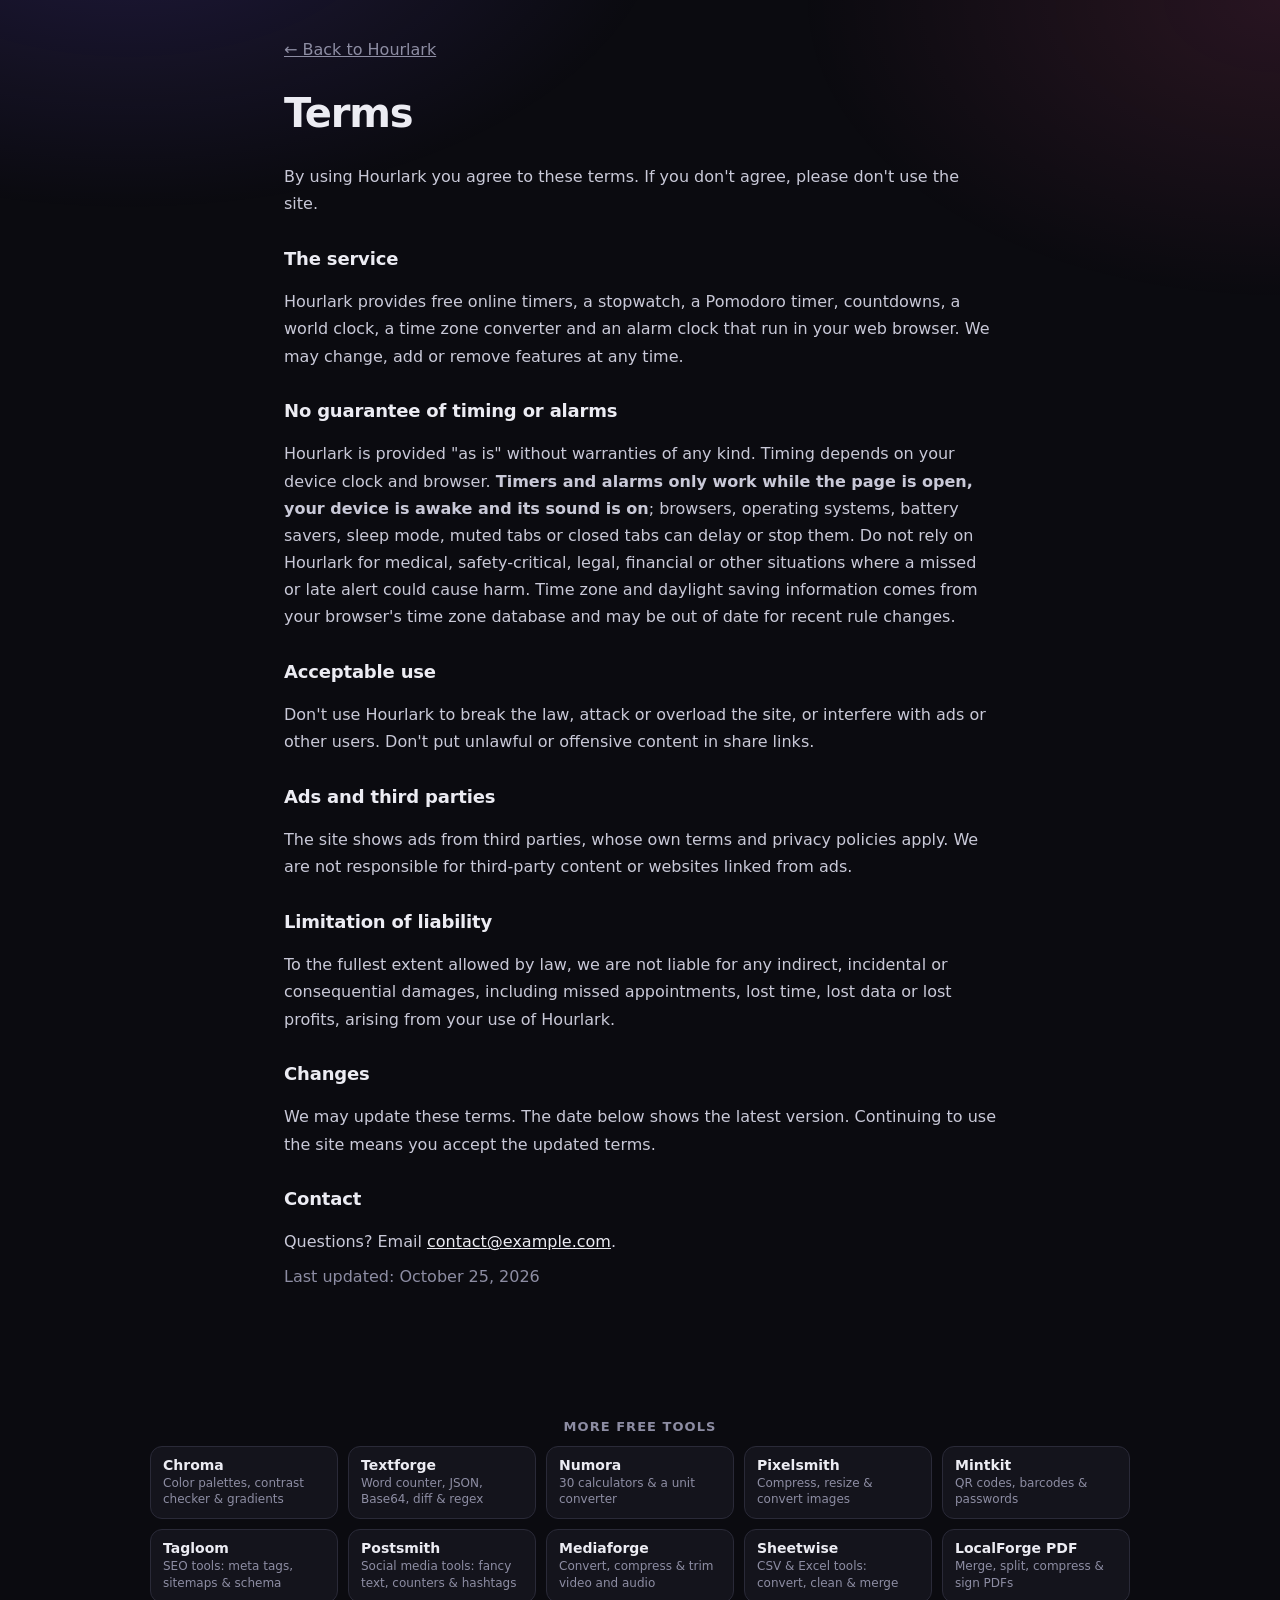
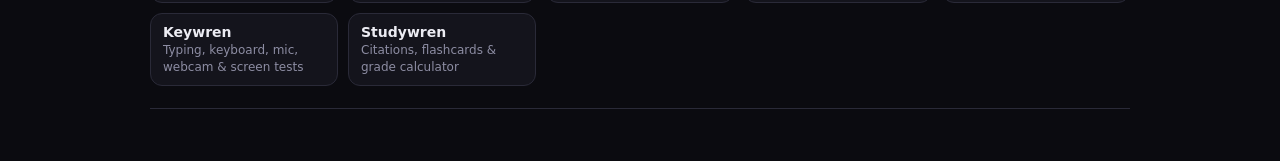
<file: terms.html>
<!DOCTYPE html><html lang="en"><head><meta charset="UTF-8">
<meta http-equiv="Content-Security-Policy" content="default-src 'self'; style-src 'self' https://fonts.googleapis.com; font-src https://fonts.gstatic.com; img-src 'self' data:; object-src 'none'; base-uri 'self'; form-action 'none'">
<meta name="referrer" content="strict-origin-when-cross-origin">
<meta name="viewport" content="width=device-width, initial-scale=1.0"><title>Terms · Hourlark</title>
<meta name="description" content="Terms of use for Hourlark, the free online time and productivity tools.">
<link rel="canonical" href="https://cinch2108.github.io/hourlark/terms.html">
<link rel="icon" href="data:image/svg+xml,%3Csvg xmlns='http://www.w3.org/2000/svg' viewBox='0 0 32 32'%3E%3Cdefs%3E%3ClinearGradient id='g' x1='0' y1='0' x2='1' y2='1'%3E%3Cstop offset='0' stop-color='%237c5cff'/%3E%3Cstop offset='1' stop-color='%23ff5c9d'/%3E%3C/linearGradient%3E%3C/defs%3E%3Crect width='32' height='32' rx='9' fill='url(%23g)'/%3E%3Ccircle cx='16' cy='16' r='9' fill='none' stroke='%23fff' stroke-width='2.6'/%3E%3Cpath d='M16 10.5V16l3.6 2.4' fill='none' stroke='%23fff' stroke-width='2.6' stroke-linecap='round'/%3E%3C/svg%3E">
<link href="https://fonts.googleapis.com/css2?family=Inter:wght@400;600;800&display=swap" rel="stylesheet"><link rel="stylesheet" href="styles.css"></head>
<body><main class="legal"><p><a href="./" class="back">← Back to Hourlark</a></p><h1>Terms</h1>
<p>By using Hourlark you agree to these terms. If you don't agree, please don't use the site.</p><h2 class='mt'>The service</h2><p>Hourlark provides free online timers, a stopwatch, a Pomodoro timer, countdowns, a world clock, a time zone converter and an alarm clock that run in your web browser. We may change, add or remove features at any time.</p><h2 class='mt'>No guarantee of timing or alarms</h2><p>Hourlark is provided "as is" without warranties of any kind. Timing depends on your device clock and browser. <b>Timers and alarms only work while the page is open, your device is awake and its sound is on</b>; browsers, operating systems, battery savers, sleep mode, muted tabs or closed tabs can delay or stop them. Do not rely on Hourlark for medical, safety-critical, legal, financial or other situations where a missed or late alert could cause harm. Time zone and daylight saving information comes from your browser's time zone database and may be out of date for recent rule changes.</p><h2 class='mt'>Acceptable use</h2><p>Don't use Hourlark to break the law, attack or overload the site, or interfere with ads or other users. Don't put unlawful or offensive content in share links.</p><h2 class='mt'>Ads and third parties</h2><p>The site shows ads from third parties, whose own terms and privacy policies apply. We are not responsible for third-party content or websites linked from ads.</p><h2 class='mt'>Limitation of liability</h2><p>To the fullest extent allowed by law, we are not liable for any indirect, incidental or consequential damages, including missed appointments, lost time, lost data or lost profits, arising from your use of Hourlark.</p><h2 class='mt'>Changes</h2><p>We may update these terms. The date below shows the latest version. Continuing to use the site means you accept the updated terms.</p><h2 class='mt'>Contact</h2><p>Questions? Email <a href="mailto:contact@example.com">contact@example.com</a>.</p>
<p class="mt upd">Last updated: October 25, 2026</p></main><footer><!--team--><nav class="more-tools" aria-label="More free tools"><h2>More free tools</h2><ul><li><a href="https://cinch2108.github.io/chroma/" rel="noopener">Chroma</a><span>Color palettes, contrast checker &amp; gradients</span></li><li><a href="https://cinch2108.github.io/textforge/" rel="noopener">Textforge</a><span>Word counter, JSON, Base64, diff &amp; regex</span></li><li><a href="https://cinch2108.github.io/numora/" rel="noopener">Numora</a><span>30 calculators &amp; a unit converter</span></li><li><a href="https://cinch2108.github.io/pixelsmith/" rel="noopener">Pixelsmith</a><span>Compress, resize &amp; convert images</span></li><li><a href="https://cinch2108.github.io/mintkit/" rel="noopener">Mintkit</a><span>QR codes, barcodes &amp; passwords</span></li><li><a href="https://cinch2108.github.io/tagloom/" rel="noopener">Tagloom</a><span>SEO tools: meta tags, sitemaps &amp; schema</span></li><li><a href="https://cinch2108.github.io/postsmith/" rel="noopener">Postsmith</a><span>Social media tools: fancy text, counters &amp; hashtags</span></li><li><a href="https://cinch2108.github.io/mediaforge/" rel="noopener">Mediaforge</a><span>Convert, compress &amp; trim video and audio</span></li><li><a href="https://cinch2108.github.io/datakit/" rel="noopener">Sheetwise</a><span>CSV &amp; Excel tools: convert, clean &amp; merge</span></li><li><a href="https://cinch2108.github.io/" rel="noopener">LocalForge PDF</a><span>Merge, split, compress &amp; sign PDFs</span></li><li><a href="https://cinch2108.github.io/keywren/" rel="noopener">Keywren</a><span>Typing, keyboard, mic, webcam &amp; screen tests</span></li><li><a href="https://cinch2108.github.io/studywren/" rel="noopener">Studywren</a><span>Citations, flashcards &amp; grade calculator</span></li></ul></nav><!--/team--></footer></body></html>
</file>
<file: styles.css>
[hidden]{display:none!important}
:root{
  --bg:#0b0b10;--panel:#14141c;--panel2:#1b1b26;--line:#2a2a38;--text:#ececf3;--muted:#8d8da3;
  --accent:#7c5cff;--accent2:#ff5c9d;--radius:16px;--add:#5cffa0;--del:#ff6b7f;
}
*{box-sizing:border-box;margin:0;padding:0}
html{scroll-behavior:smooth}
body{font-family:Inter,system-ui,sans-serif;background:var(--bg);color:var(--text);min-height:100vh;-webkit-font-smoothing:antialiased}
body::before{content:"";position:fixed;inset:0;pointer-events:none;z-index:-1;
  background:radial-gradient(900px 500px at 10% -10%,rgba(124,92,255,.18),transparent 60%),radial-gradient(800px 500px at 100% 0%,rgba(255,92,157,.12),transparent 60%)}
.mono,.code,.code-ta{font-family:"JetBrains Mono",ui-monospace,monospace}
.skip{position:absolute;left:-999px;top:8px;z-index:200;background:#fff;color:#111;padding:8px 12px;border-radius:8px}
.skip:focus{left:8px}
:focus-visible{outline:2px solid var(--accent);outline-offset:2px}
header{position:sticky;top:0;z-index:50;backdrop-filter:blur(14px);background:rgba(11,11,16,.72);border-bottom:1px solid var(--line)}
.nav{max-width:1240px;margin:auto;display:flex;align-items:center;gap:22px;padding:14px 24px}
.logo{display:flex;align-items:center;gap:10px;font-weight:800;font-size:20px;letter-spacing:-.02em;flex-shrink:0}
.logo i{width:26px;height:26px;border-radius:8px;background:linear-gradient(135deg,var(--accent),var(--accent2));display:grid;place-items:center;font-style:normal}
.logo i::after{content:"H";color:#fff;font:800 15px Inter}
.tabs{display:flex;gap:4px;flex-wrap:wrap;margin-left:auto}
.tab{background:none;border:0;color:var(--muted);font:600 14px Inter;padding:9px 13px;border-radius:10px;cursor:pointer;transition:.15s;text-decoration:none;white-space:nowrap}
.tab:hover{color:var(--text);background:var(--panel2)}
.tab.active{color:#fff;background:linear-gradient(135deg,var(--accent),var(--accent2))}
main{max-width:1240px;margin:auto;padding:28px 24px 80px}
.hero{padding:26px 0 22px}
.hero h1{font-size:clamp(30px,4.4vw,52px);font-weight:800;letter-spacing:-.035em;line-height:1.05}
.hero h1 span{background:linear-gradient(90deg,#9a7cff,#c86cff,#ff5c9d,#ffb35c);-webkit-background-clip:text;background-clip:text;color:transparent}
.hero p{color:var(--muted);margin-top:10px;font-size:17px;max-width:680px}
.resume{margin-top:14px}
.resume a{display:inline-flex;gap:8px;align-items:center;background:var(--panel);border:1px solid var(--line);border-radius:999px;padding:7px 14px;color:var(--text);text-decoration:none;font-size:13.5px;font-weight:600}
.resume a:hover{border-color:var(--accent)}
.view{display:none;animation:fade .3s ease}
.view.active{display:block}
@keyframes fade{from{opacity:0;transform:translateY(6px)}to{opacity:1;transform:none}}
.card{background:var(--panel);border:1px solid var(--line);border-radius:var(--radius);padding:20px;min-width:0}
.card.pad0{padding:0;overflow:hidden;display:flex;flex-direction:column}
.cardhead{display:flex;justify-content:space-between;align-items:center;gap:10px;padding:10px 12px 10px 16px;border-bottom:1px solid var(--line);min-height:52px}
.row{display:flex;gap:12px;align-items:center;flex-wrap:wrap}
.row.tight{gap:6px}.row.between{justify-content:space-between}.push{margin-left:auto}
.toolbar{gap:10px}
.grid2{display:grid;grid-template-columns:minmax(0,1fr) minmax(0,1fr);gap:18px}
.split{display:grid;grid-template-columns:minmax(0,1.6fr) minmax(0,1fr);gap:18px}
@media(max-width:860px){.grid2,.split{grid-template-columns:1fr}.tabs{margin-left:0;flex-wrap:nowrap;overflow-x:auto;width:100%;scrollbar-width:none}.nav{flex-wrap:wrap;gap:10px}}
.btn{background:var(--panel2);border:1px solid var(--line);color:var(--text);font:600 13.5px Inter;padding:10px 14px;border-radius:11px;cursor:pointer;transition:.15s;display:inline-flex;align-items:center;gap:7px;white-space:nowrap}
.btn:hover{border-color:#44445a;background:#222230}
.btn:active{transform:translateY(1px)}
.btn.sm{padding:7px 11px;font-size:12.5px;border-radius:9px}
.btn.primary{background:linear-gradient(135deg,var(--accent),var(--accent2));border:0;color:#fff}
.btn.primary:hover{filter:brightness(1.1)}
.btn.flash{border-color:var(--accent);background:rgba(124,92,255,.18)}
.dk{background:rgba(255,255,255,.18);border:0;color:#fff;font-size:10.5px}
select,input[type=text],input[type=number]{background:var(--panel2);border:1px solid var(--line);color:var(--text);font:500 14px Inter;padding:10px 12px;border-radius:11px;outline:none}
select:focus,input:focus,textarea:focus{border-color:var(--accent)}
label.lbl,.lbl{font-size:12px;color:var(--muted);font-weight:600;text-transform:uppercase;letter-spacing:.06em;display:block;margin-bottom:6px}
.check{display:inline-flex;align-items:center;gap:7px;font-size:13.5px;color:#c9c9d8;cursor:pointer;user-select:none}
.check input{accent-color:var(--accent);width:16px;height:16px}
.col-checks{display:flex;flex-direction:column;gap:6px}
h2{font-size:18px;font-weight:700;margin-bottom:14px;letter-spacing:-.01em}
.hint{color:var(--muted);font-size:13px}.hint.pad{padding:20px}
kbd{background:var(--panel2);border:1px solid var(--line);border-bottom-width:2px;border-radius:6px;padding:1px 6px;font:500 12px "JetBrains Mono"}
.ta{width:100%;min-height:220px;resize:vertical;background:var(--panel2);border:1px solid var(--line);border-radius:12px;color:var(--text);font:400 15px/1.65 Inter;padding:14px 16px;outline:none;display:block}
.ta.tall{min-height:420px}
.ta.flat{border:0;border-radius:0;background:transparent;flex:1;min-height:340px}
.ta.flat.tall{min-height:480px}
.code-ta{font-size:13.5px;line-height:1.6;tab-size:4}
.ta[readonly]{color:#d8d8e6}
.pill{display:inline-flex;align-items:center;gap:6px;font:600 12px Inter;padding:5px 10px;border-radius:999px;background:var(--panel2);border:1px solid var(--line);color:var(--muted);text-transform:none;letter-spacing:0}
.pill.ok{color:var(--add);border-color:rgba(92,255,160,.3);background:rgba(92,255,160,.07)}
.pill.bad{color:var(--del);border-color:rgba(255,107,127,.35);background:rgba(255,107,127,.08)}
.pill.warn{color:#ffc35c;border-color:rgba(255,195,92,.35);background:rgba(255,195,92,.07)}
.pill.sm{padding:2px 8px;font-size:11px;margin-left:6px}
.seg{display:inline-flex;background:var(--panel2);border:1px solid var(--line);border-radius:11px;padding:3px}
.seg button{background:none;border:0;color:var(--muted);font:600 13px Inter;padding:7px 12px;border-radius:8px;cursor:pointer}
.seg button.on{background:var(--panel);color:#fff;box-shadow:inset 0 0 0 1px #3a3a50}
.chipbar{display:flex;flex-wrap:wrap;gap:8px}
.chipbar .btn{font-size:13px;padding:8px 12px}
.chipbar .btn.done{border-color:var(--accent)}

.stats{display:grid;grid-template-columns:1fr 1fr;gap:10px;align-content:start}
.stat{background:var(--panel);border:1px solid var(--line);border-radius:14px;padding:14px 16px}
.stat b{display:block;font-size:24px;font-weight:800;letter-spacing:-.03em;font-variant-numeric:tabular-nums}
.stat span{font-size:12.5px;color:var(--muted);font-weight:600}
.stat.hero-stat b{font-size:38px;background:linear-gradient(135deg,#b6a4ff,#ff8fbf);-webkit-background-clip:text;background-clip:text;color:transparent}
.stat.wide{grid-column:1/-1}
.toast{position:fixed;bottom:26px;left:50%;transform:translateX(-50%) translateY(30px);background:#fff;color:#111;font-weight:700;padding:11px 18px;border-radius:12px;opacity:0;transition:.25s;z-index:130;font-size:14px;pointer-events:none}
.toast.show{opacity:1;transform:translateX(-50%)}
footer{text-align:center;color:var(--muted);font-size:13px;padding:30px}
.mt{margin-top:18px}.mt2{margin-top:10px}

/* ad slots: fixed sizes so ads never shift the layout */
.ad:empty::before{content:"Advertisement"}
.ad{display:flex;align-items:center;justify-content:center;border:1px dashed #33334a;border-radius:14px;color:#55556e;font:600 11px Inter;letter-spacing:.12em;text-transform:uppercase;background:repeating-linear-gradient(45deg,transparent 0 10px,rgba(255,255,255,.015) 10px 20px);margin:22px auto;overflow:hidden}
.ad-leader{width:100%;max-width:970px;height:90px}
.ad-rect{width:300px;height:250px;margin:0 auto}
.ad-foot{width:100%;max-width:728px;height:90px}
.layout{display:grid;grid-template-columns:minmax(0,1fr) 300px;gap:24px}
.content{min-width:0}
.rail{position:sticky;top:84px;align-self:start;display:flex;flex-direction:column;gap:18px}
.rail .ad{margin:0}
@media(max-width:1100px){.layout{grid-template-columns:1fr}.rail{position:static;flex-direction:row;flex-wrap:wrap;justify-content:center}}
@media(max-width:760px){.ad-leader,.ad-foot{max-width:320px;height:100px}main{padding:18px 14px 60px}.nav{padding:12px 14px}.stats{grid-template-columns:1fr 1fr}}
.footlinks a{color:var(--muted);margin:0 8px}
.consent{position:fixed;left:20px;right:20px;bottom:20px;max-width:560px;margin:auto;background:var(--panel);border:1px solid var(--line);border-radius:16px;padding:16px 18px;display:none;gap:12px;align-items:center;z-index:120;box-shadow:0 10px 40px rgba(0,0,0,.5);font-size:13.5px;color:var(--muted)}
.consent.show{display:flex}.consent a{color:var(--text)}
@media(max-width:560px){.consent.show{flex-wrap:wrap}}

/* SEO content */
.seo{max-width:860px;margin:40px auto 0;line-height:1.75;color:#c9c9d8}
.seo h2{font-size:24px;color:var(--text);margin:34px 0 10px}.seo h3{font-size:17px;color:var(--text);margin:20px 0 6px}
.seo ol,.seo ul{padding-left:22px}.seo li{margin:6px 0}
.seo code{font:13px "JetBrains Mono";background:var(--panel2);padding:1px 5px;border-radius:5px}
.seo details{background:var(--panel);border:1px solid var(--line);border-radius:12px;padding:14px 16px;margin:10px 0}
.seo summary{cursor:pointer;font-weight:700;color:var(--text)}
.seo details p{margin-top:8px}
.toollinks{display:grid;grid-template-columns:repeat(auto-fit,minmax(220px,1fr));gap:12px;margin-top:12px}
.toollinks a{display:block;background:var(--panel);border:1px solid var(--line);border-radius:12px;padding:14px;color:var(--text);text-decoration:none;font-weight:700}
.toollinks a span{display:block;font-weight:400;color:var(--muted);font-size:13.5px;margin-top:4px}
.toollinks a:hover{border-color:var(--accent)}
.legal{max-width:760px;line-height:1.7}.legal h2{margin-top:26px}.legal p{color:#c9c9d8;margin-top:8px}.legal a{color:var(--text)}

/* ===== Hourlark ===== */
input[type=date],input[type=time],input[type=datetime-local],input[type=search]{background:var(--panel2);border:1px solid var(--line);color:var(--text);font:500 14px Inter;padding:9px 12px;border-radius:11px;outline:none;color-scheme:dark}
input[type=range]{accent-color:var(--accent);width:120px;vertical-align:middle}
.full{width:100%}.grow{flex:1;min-width:200px}.center{text-align:center;justify-content:center}
.lbl-inline{display:inline-flex;align-items:center;gap:8px;font-size:13px;color:var(--muted);font-weight:600}
.btn.big{padding:13px 22px;font-size:15px;border-radius:13px}
.btn[disabled]{opacity:.45;cursor:not-allowed}
.btn.danger{color:var(--del)}
.note{background:rgba(255,195,92,.07);border:1px solid rgba(255,195,92,.3);color:#ffd793;border-radius:12px;padding:10px 14px;font-size:13.5px}
.timeset .unit{display:inline-flex;align-items:center;gap:6px}
.timeset .unit input{width:78px;font:600 22px "JetBrains Mono";text-align:center;padding:8px}
.timeset .unit span{color:var(--muted);font-weight:700}
.timeset #tm-label{flex:1;min-width:160px}
/* timers */
.timers{display:grid;grid-template-columns:repeat(auto-fill,minmax(280px,1fr));gap:14px}
.timers:empty{display:none}
.tcard{background:var(--panel);border:1px solid var(--line);border-radius:var(--radius);padding:16px 18px;display:flex;flex-direction:column;gap:10px;position:relative}
.timers .tcard:first-child{grid-column:1/-1}
.tcard .tc-top{display:flex;gap:6px;align-items:center}
.tcard .tc-label{flex:1;min-width:0;background:none;border:1px solid transparent;color:var(--text);font:700 15px Inter;padding:5px 8px;border-radius:8px}
.tcard .tc-label:hover,.tcard .tc-label:focus{border-color:var(--line);background:var(--panel2)}
.tc-disp{font:700 clamp(46px,7vw,64px)/1 "JetBrains Mono";letter-spacing:-.04em;font-variant-numeric:tabular-nums;text-align:center;padding:6px 0}
.timers .tcard:first-child .tc-disp{font-size:clamp(64px,12vw,140px)}
.tc-bar{height:6px;border-radius:9px;background:var(--panel2);overflow:hidden}
.tc-bar i{display:block;height:100%;width:100%;background:linear-gradient(90deg,var(--accent),var(--accent2));transform-origin:left;border-radius:9px}
.tc-meta{display:flex;justify-content:space-between;font-size:12.5px;color:var(--muted)}
.tcard .row{justify-content:center}
.tcard.done{border-color:var(--accent2);box-shadow:0 0 0 1px var(--accent2),0 0 40px rgba(255,92,157,.15)}
.tcard.done .tc-disp{color:#ff8fbf;animation:blink 1s steps(2) infinite}
.tcard.paused .tc-disp{opacity:.6}
@keyframes blink{50%{opacity:.35}}
.iconbtn{background:none;border:0;color:var(--muted);font-size:16px;width:32px;height:32px;border-radius:8px;cursor:pointer}
.iconbtn:hover{background:var(--panel2);color:var(--text)}
:fullscreen{background:var(--bg)!important;display:flex!important;flex-direction:column;justify-content:center;align-items:center;padding:4vw!important;border:0!important;border-radius:0!important}
.tcard:fullscreen .tc-disp,.sw-disp:fullscreen{font-size:min(22vw,40vh)!important}
.tcard:fullscreen .tc-bar{width:70vw}
.tcard:fullscreen .tc-label{font-size:28px;text-align:center}
/* stopwatch */
.bigcard{padding:26px}
.sw-disp{font:700 clamp(58px,12vw,150px)/1 "JetBrains Mono";text-align:center;letter-spacing:-.04em;font-variant-numeric:tabular-nums;padding:16px 0 4px}
.sw-sub{text-align:center;color:var(--muted);font-size:18px}
#sw-card:fullscreen .sw-disp{font-size:min(16vw,34vh)}
#sw-card:fullscreen .sw-sub{font-size:3vw}
.stats4{display:grid;grid-template-columns:repeat(4,1fr);gap:10px}
.stats4 .stat b{font:700 19px "JetBrains Mono"}
.fast{color:var(--add)}.slow{color:var(--del)}
.tablewrap{max-height:420px;overflow:auto;border:1px solid var(--line);border-radius:12px}
.laps{width:100%;border-collapse:collapse;font:500 14px "JetBrains Mono";font-variant-numeric:tabular-nums}
.laps th{position:sticky;top:0;background:var(--panel2);font:600 12px Inter;color:var(--muted);text-transform:uppercase;letter-spacing:.06em;text-align:left;padding:9px 14px}
.laps td{padding:8px 14px;border-top:1px solid var(--line)}
.laps tr.fast td{color:var(--add);background:rgba(92,255,160,.05)}
.laps tr.slow td{color:var(--del);background:rgba(255,107,127,.06)}
.laps td small{font:600 10.5px Inter;margin-left:6px;text-transform:uppercase;letter-spacing:.05em}
/* pomodoro */
.ring{position:relative;width:min(300px,78vw);margin:18px auto}
.ring svg{width:100%;display:block;transform:rotate(-90deg)}
.ring-bg{fill:none;stroke:var(--panel2);stroke-width:12}
.ring-fg{fill:none;stroke:url(#po-g);stroke-width:12;stroke-linecap:round;stroke-dasharray:628.32;stroke-dashoffset:0}
.ring-in{position:absolute;inset:0;display:grid;place-content:center;text-align:center}
.po-time{font:700 clamp(46px,8vw,68px)/1 "JetBrains Mono";letter-spacing:-.04em}
#po-card{text-align:center}
#po-card:fullscreen .ring{width:min(70vh,80vw)}
#po-card:fullscreen .po-time{font-size:min(12vw,14vh)}
#po-card.brk .ring-fg{stroke:#5cffa0}
.week{display:grid;grid-template-columns:repeat(7,1fr);gap:6px;align-items:end;height:90px}
.week div{display:flex;flex-direction:column;align-items:center;gap:4px;height:100%;justify-content:flex-end;font-size:11px;color:var(--muted)}
.week i{display:block;width:100%;max-width:28px;border-radius:6px 6px 3px 3px;background:linear-gradient(180deg,var(--accent2),var(--accent));min-height:3px}
.week div.today{color:var(--text);font-weight:700}
.tasks{list-style:none;display:grid;gap:6px;max-height:300px;overflow:auto}
.tasks li{display:flex;align-items:center;gap:8px;background:var(--panel2);border:1px solid var(--line);border-radius:10px;padding:7px 8px 7px 10px;font-size:14px}
.tasks li.cur{border-color:var(--accent);box-shadow:0 0 0 1px var(--accent)}
.tasks li.done .tt{text-decoration:line-through;color:var(--muted)}
.tasks .tt{flex:1;min-width:0;overflow-wrap:anywhere;cursor:pointer}
.tasks .tn{font:600 12px "JetBrains Mono";color:#ff8fbf}
.tasks input{accent-color:var(--accent);width:16px;height:16px}
.setgrid{display:grid;grid-template-columns:repeat(4,minmax(0,1fr));gap:12px}
.setgrid input{width:100%}
/* countdown */
.cd{text-align:center}
.cd-title{font:800 clamp(24px,4vw,38px) Inter;letter-spacing:-.03em;overflow-wrap:anywhere}
.cd-grid{display:grid;grid-template-columns:repeat(4,minmax(0,1fr));gap:14px;max-width:760px;margin:22px auto 14px}
.cd-grid div{background:var(--panel2);border:1px solid var(--line);border-radius:16px;padding:18px 6px}
.cd-grid b{display:block;font-size:clamp(34px,7vw,72px);line-height:1;letter-spacing:-.04em;background:linear-gradient(135deg,#b6a4ff,#ff8fbf);-webkit-background-clip:text;background-clip:text;color:transparent;font-variant-numeric:tabular-nums}
.cd-grid span{display:block;margin-top:8px;color:var(--muted);font-size:12px;font-weight:700;text-transform:uppercase;letter-spacing:.08em}
.cd.past .cd-grid b{background:linear-gradient(135deg,#5cffa0,#5cc8ff);-webkit-background-clip:text;background-clip:text}
#cd-card:fullscreen .cd-grid{max-width:90vw;width:90vw}
#cd-card:fullscreen .cd-grid b{font-size:min(11vw,22vh)}
#cd-card:fullscreen .cd-title{font-size:5vw}
.chipbar .btn small{color:var(--muted);font-weight:500}
/* search */
.search{position:relative}
.search input{width:100%;background:var(--panel2);border:1px solid var(--line);color:var(--text);font:500 14px Inter;padding:10px 12px;border-radius:11px;outline:none}
.sug{position:absolute;z-index:60;left:0;right:0;top:calc(100% + 4px);list-style:none;background:var(--panel);border:1px solid var(--line);border-radius:12px;box-shadow:0 12px 40px rgba(0,0,0,.5);max-height:320px;overflow:auto;padding:4px}
.sug li{display:flex;justify-content:space-between;gap:10px;padding:8px 10px;border-radius:8px;cursor:pointer;font-size:14px}
.sug li span{color:var(--muted);font-size:12.5px;text-align:right}
.sug li[aria-selected=true],.sug li:hover{background:var(--panel2)}
/* world clock */
.clocks{display:grid;grid-template-columns:repeat(auto-fill,minmax(230px,1fr));gap:14px}
.clock{background:var(--panel);border:1px solid var(--line);border-radius:var(--radius);padding:16px;display:flex;flex-direction:column;align-items:center;gap:6px;position:relative;text-align:center}
.clock.local{border-color:rgba(124,92,255,.5)}
.clock .x{position:absolute;top:8px;right:8px}
.clock .dn{position:absolute;top:12px;left:14px;font-size:16px}
.clock svg{width:140px;height:140px}
.clock .city{font-weight:800;font-size:16px;margin-top:4px}
.clock .ctry{color:var(--muted);font-size:12.5px}
.clock .dig{font:700 28px "JetBrains Mono";letter-spacing:-.03em;font-variant-numeric:tabular-nums}
.clock .meta{color:var(--muted);font-size:12.5px}
.clocks.digital svg{display:none}.clocks.analog .dig{display:none}
.face{fill:#171722;stroke:var(--line);stroke-width:2}
.clock.night .face{fill:#101018}
.clock.day .face{fill:#1e1e2c}
.tick{stroke:#55556e;stroke-width:1.5}.tick.h{stroke:#9a9ab4;stroke-width:3}
.hand{stroke-linecap:round}.hand.h{stroke:#ececf3;stroke-width:5}.hand.m{stroke:#ececf3;stroke-width:3.4}.hand.s{stroke:#ff5c9d;stroke-width:1.6}
.hub{fill:#ff5c9d}
/* converter */
.tzrows{display:grid;gap:8px}
.tzrow{display:grid;grid-template-columns:minmax(0,1.3fr) minmax(0,1fr) auto auto;gap:12px;align-items:center;background:var(--panel2);border:1px solid var(--line);border-radius:12px;padding:10px 12px 10px 16px}
.tzrow.base{border-color:rgba(124,92,255,.55)}
.tzrow .nm b{display:block;font-size:15px}
.tzrow .nm span{color:var(--muted);font-size:12.5px}
.tzrow .tm{font:700 24px "JetBrains Mono";letter-spacing:-.03em;text-align:right;font-variant-numeric:tabular-nums}
.tzrow .dt{color:var(--muted);font-size:13px;text-align:right;min-width:120px}
.planner{overflow-x:auto;border:1px solid var(--line);border-radius:12px}
.planner table{border-collapse:separate;border-spacing:0;font:500 12px "JetBrains Mono";min-width:100%}
.planner th{position:sticky;left:0;background:var(--panel);text-align:left;padding:6px 12px;font:600 12.5px Inter;white-space:nowrap;z-index:1;border-right:1px solid var(--line);min-width:150px}
.planner th small{display:block;color:var(--muted);font-weight:500}
.planner td{padding:0;text-align:center;min-width:34px;height:40px;border-left:1px solid rgba(0,0,0,.35);cursor:pointer}
.planner td.w{background:rgba(92,255,160,.16);color:#bfffd9}
.planner td.e{background:rgba(255,195,92,.1);color:#ffd793}
.planner td.n{background:rgba(124,92,255,.05);color:#6c6c88}
.planner td.mid{box-shadow:inset 2px 0 0 #ff5c9d}
.planner tr.ov td{height:10px;background:none;cursor:default}
.planner tr.ov td.all{background:linear-gradient(90deg,var(--accent),var(--accent2))}
.planner td.sel{outline:2px solid #fff;outline-offset:-2px}
.planner td:hover{filter:brightness(1.4)}
.key{display:inline-block;width:12px;height:12px;border-radius:3px;vertical-align:-2px;margin:0 4px 0 10px}
.key.w{background:rgba(92,255,160,.4)}.key.e{background:rgba(255,195,92,.3)}.key.n{background:rgba(124,92,255,.2)}
/* alarm */
.al-now{font:700 clamp(48px,9vw,96px)/1 "JetBrains Mono";letter-spacing:-.04em;font-variant-numeric:tabular-nums}
.days{display:flex;gap:6px;flex-wrap:wrap}
.days button{width:42px;height:38px;border-radius:10px;border:1px solid var(--line);background:var(--panel2);color:var(--muted);font:600 13px Inter;cursor:pointer}
.days button[aria-pressed=true]{background:linear-gradient(135deg,var(--accent),var(--accent2));color:#fff;border:0}
.alarms{display:grid;gap:8px}
.alarm{display:flex;align-items:center;gap:12px;background:var(--panel2);border:1px solid var(--line);border-radius:12px;padding:10px 12px}
.alarm.off{opacity:.55}
.alarm .at{font:700 24px "JetBrains Mono";letter-spacing:-.03em}
.alarm .ai{flex:1;min-width:0}
.alarm .ai b{display:block;font-size:14px;overflow-wrap:anywhere}
.alarm .ai span{color:var(--muted);font-size:12.5px}
.switch{position:relative;width:44px;height:26px;flex-shrink:0}
.switch input{position:absolute;inset:0;opacity:0;cursor:pointer;margin:0;z-index:1}
.switch span{position:absolute;inset:0;border-radius:99px;background:#33334a;transition:.2s}
.switch span::after{content:"";position:absolute;top:3px;left:3px;width:20px;height:20px;border-radius:50%;background:#fff;transition:.2s}
.switch input:checked+span{background:linear-gradient(135deg,var(--accent),var(--accent2))}
.switch input:checked+span::after{transform:translateX(18px)}
.switch input:focus-visible+span{outline:2px solid var(--accent);outline-offset:2px}
/* ringing overlay */
.ringer{position:fixed;inset:0;z-index:140;background:rgba(5,5,10,.82);backdrop-filter:blur(6px);display:grid;place-items:center;padding:20px}
.ringbox{background:var(--panel);border:1px solid var(--accent2);border-radius:22px;padding:30px 36px;text-align:center;max-width:440px;width:100%;box-shadow:0 0 80px rgba(255,92,157,.25)}
.ringbox h2{font-size:28px;margin:8px 0 4px;overflow-wrap:anywhere}
.ringbox .bell{font-size:54px;animation:shake .5s ease-in-out infinite}
#rg-sub{font-size:20px;color:#ff8fbf}
@keyframes shake{0%,100%{transform:rotate(0)}25%{transform:rotate(-14deg)}75%{transform:rotate(14deg)}}
@media(prefers-reduced-motion:reduce){.ringbox .bell,.tcard.done .tc-disp{animation:none}.view{animation:none}}
@media(max-width:760px){.setgrid,.stats4{grid-template-columns:1fr 1fr}.cd-grid{gap:8px}.tzrow{grid-template-columns:minmax(0,1fr) auto;row-gap:2px}.tzrow .dt{text-align:left;min-width:0}.bigcard{padding:18px}.timeset .unit input{width:64px}}
.m0{margin:0}a.logo{color:inherit;text-decoration:none}.legal h1{font-size:40px;letter-spacing:-.03em;margin:16px 0}.legal a.back,.legal p.upd{color:var(--muted)}
.more-tools{max-width:980px;margin:0 auto 22px;padding:18px 0 22px;border-bottom:1px solid var(--line)}.more-tools h2{font-size:13px;font-weight:700;letter-spacing:.08em;text-transform:uppercase;color:var(--muted);margin:0 0 12px}.more-tools ul{list-style:none;margin:0;padding:0;display:grid;grid-template-columns:repeat(auto-fit,minmax(170px,1fr));gap:10px;text-align:left}.more-tools li{background:var(--panel);border:1px solid var(--line);border-radius:12px;padding:10px 12px;transition:border-color .15s}.more-tools li:hover,.more-tools li:focus-within{border-color:var(--accent)}.more-tools a{display:block;color:var(--text);font-weight:700;text-decoration:none;font-size:14px}.more-tools a:hover{text-decoration:underline}.more-tools span{display:block;color:var(--muted);font-size:12px;margin-top:2px;line-height:1.4}
</file>
